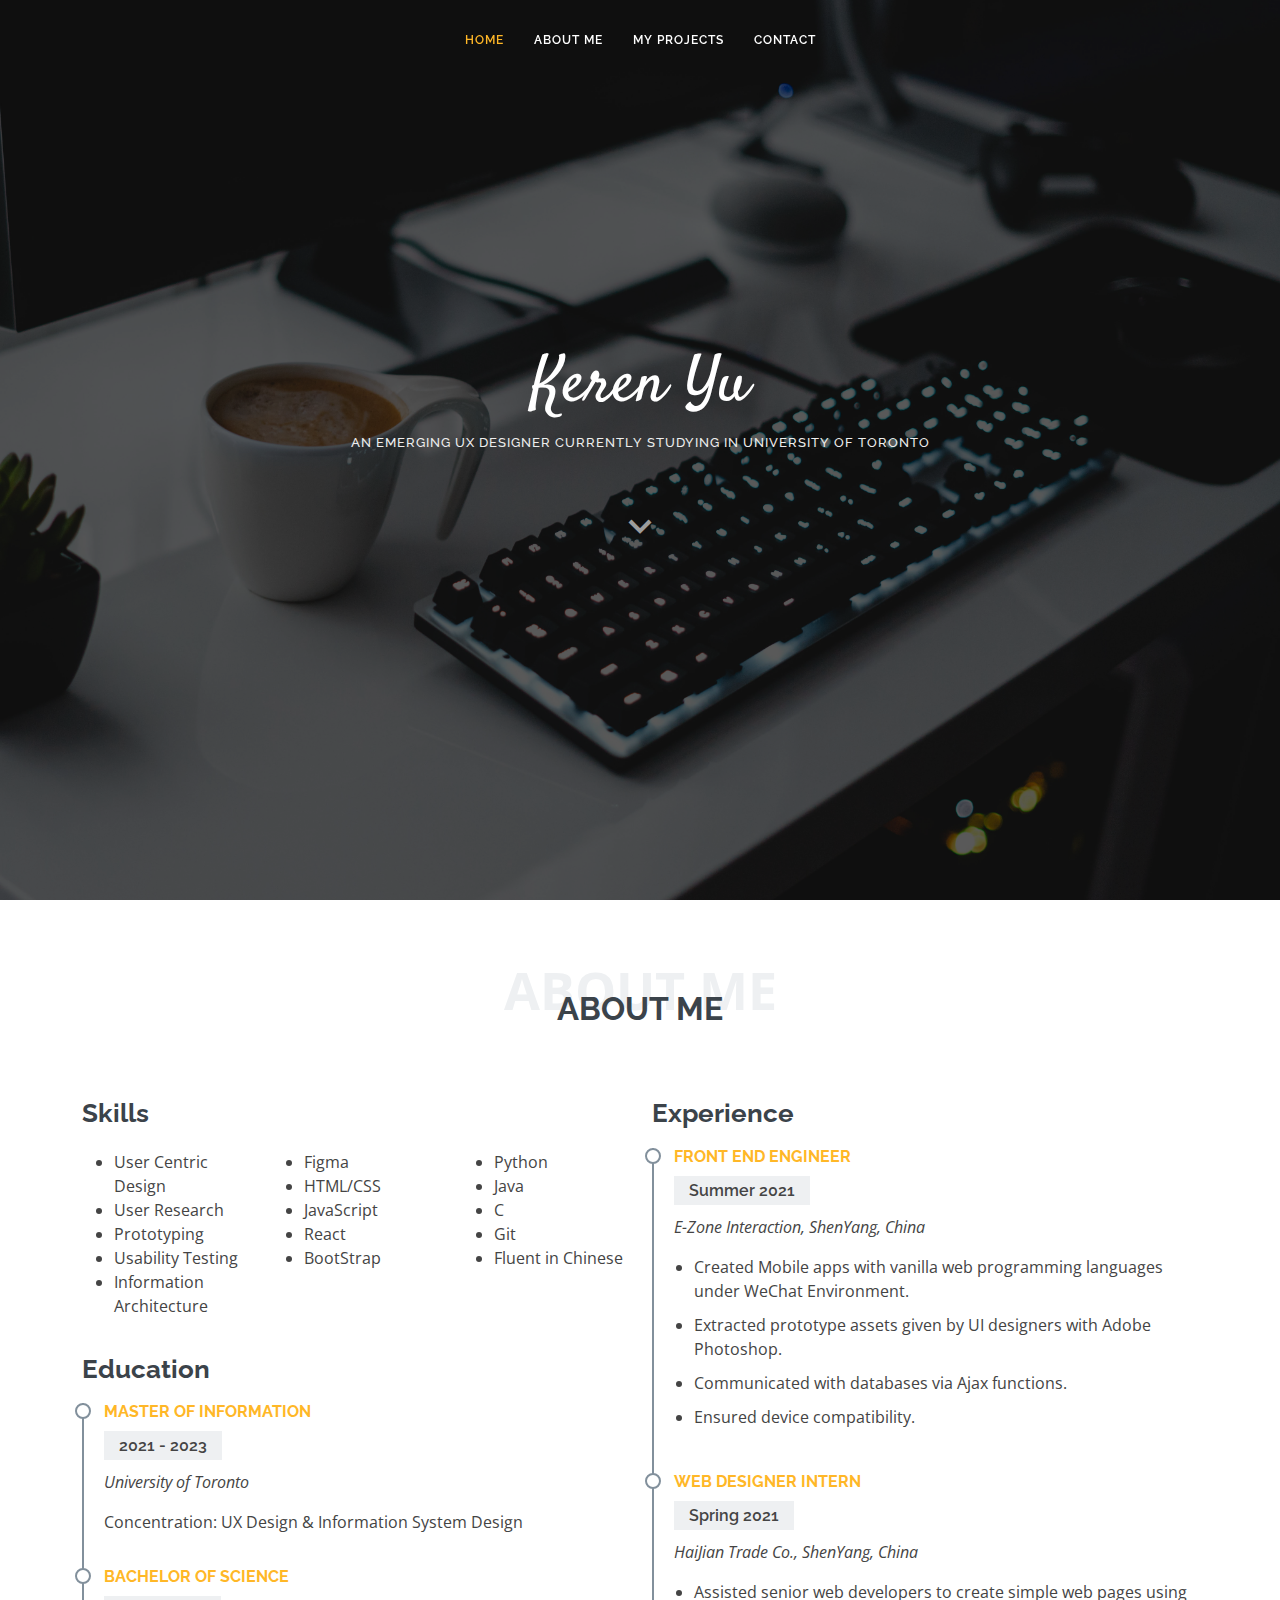
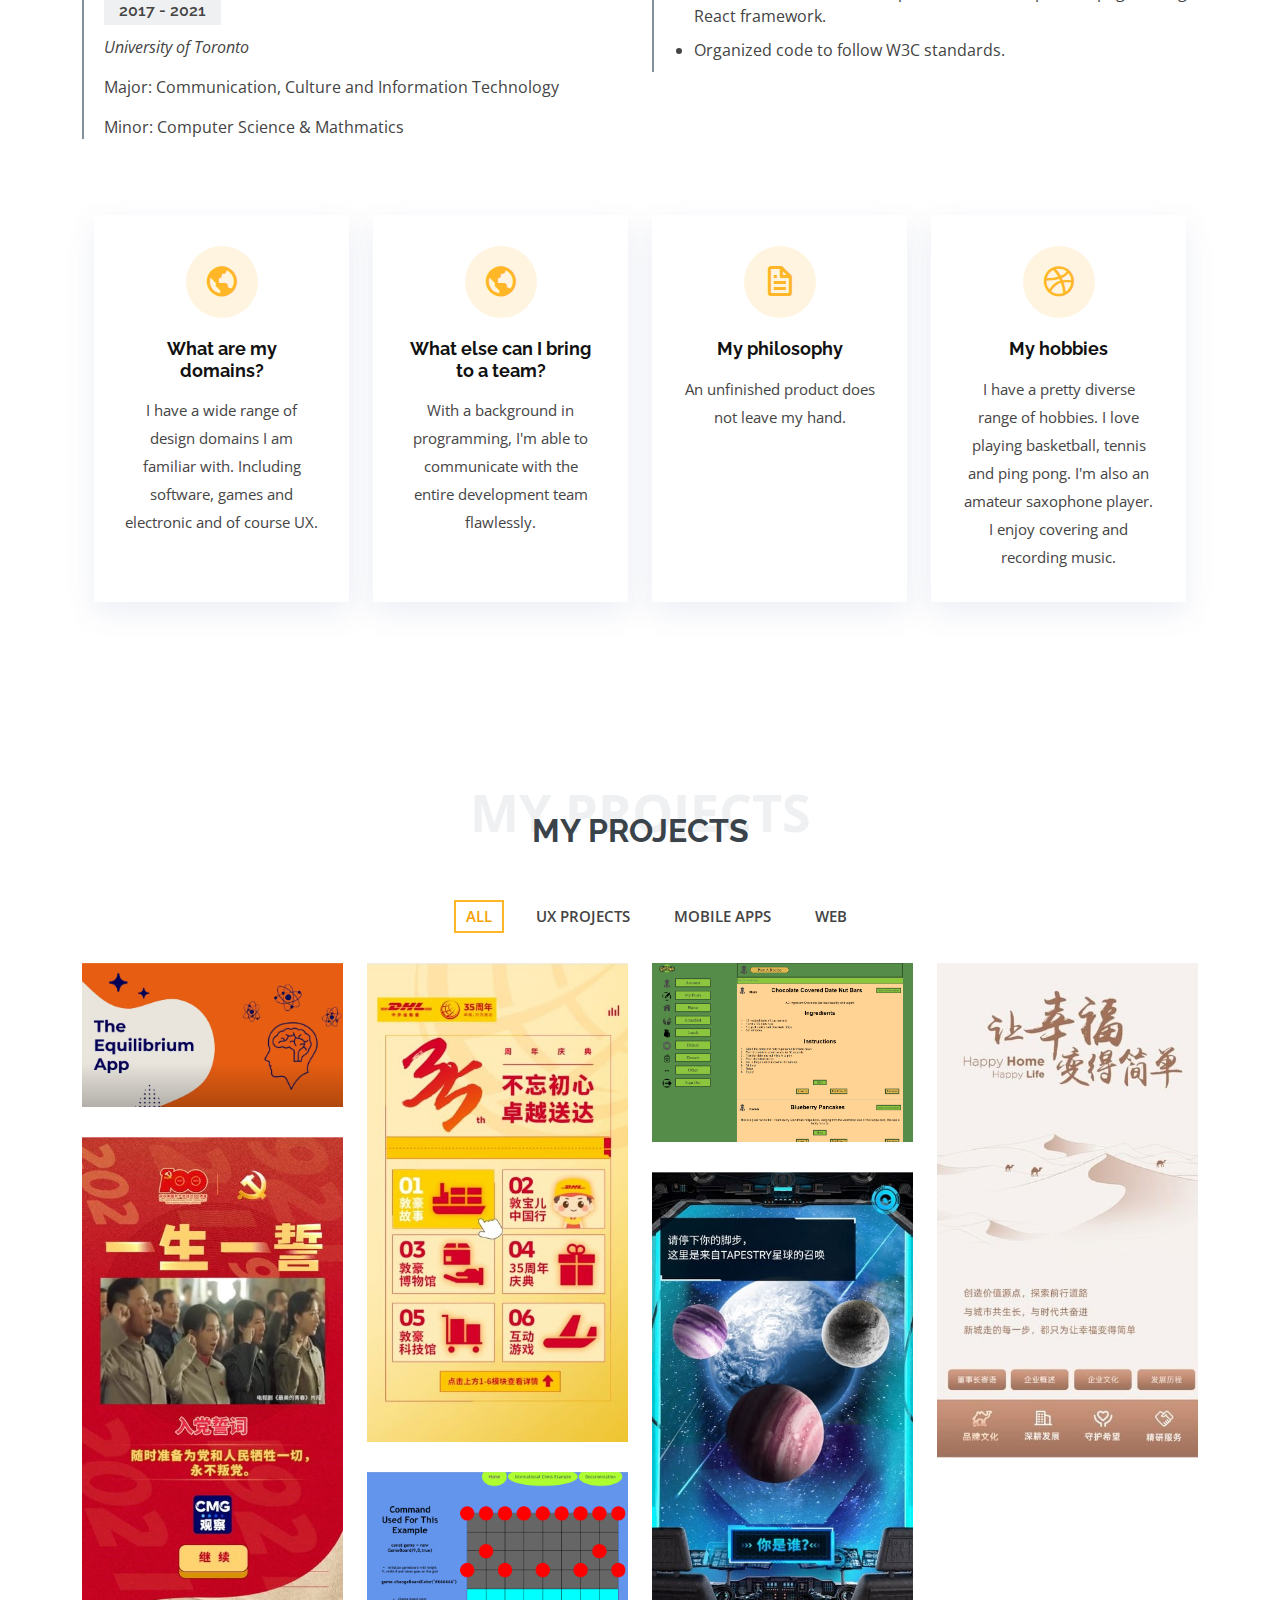
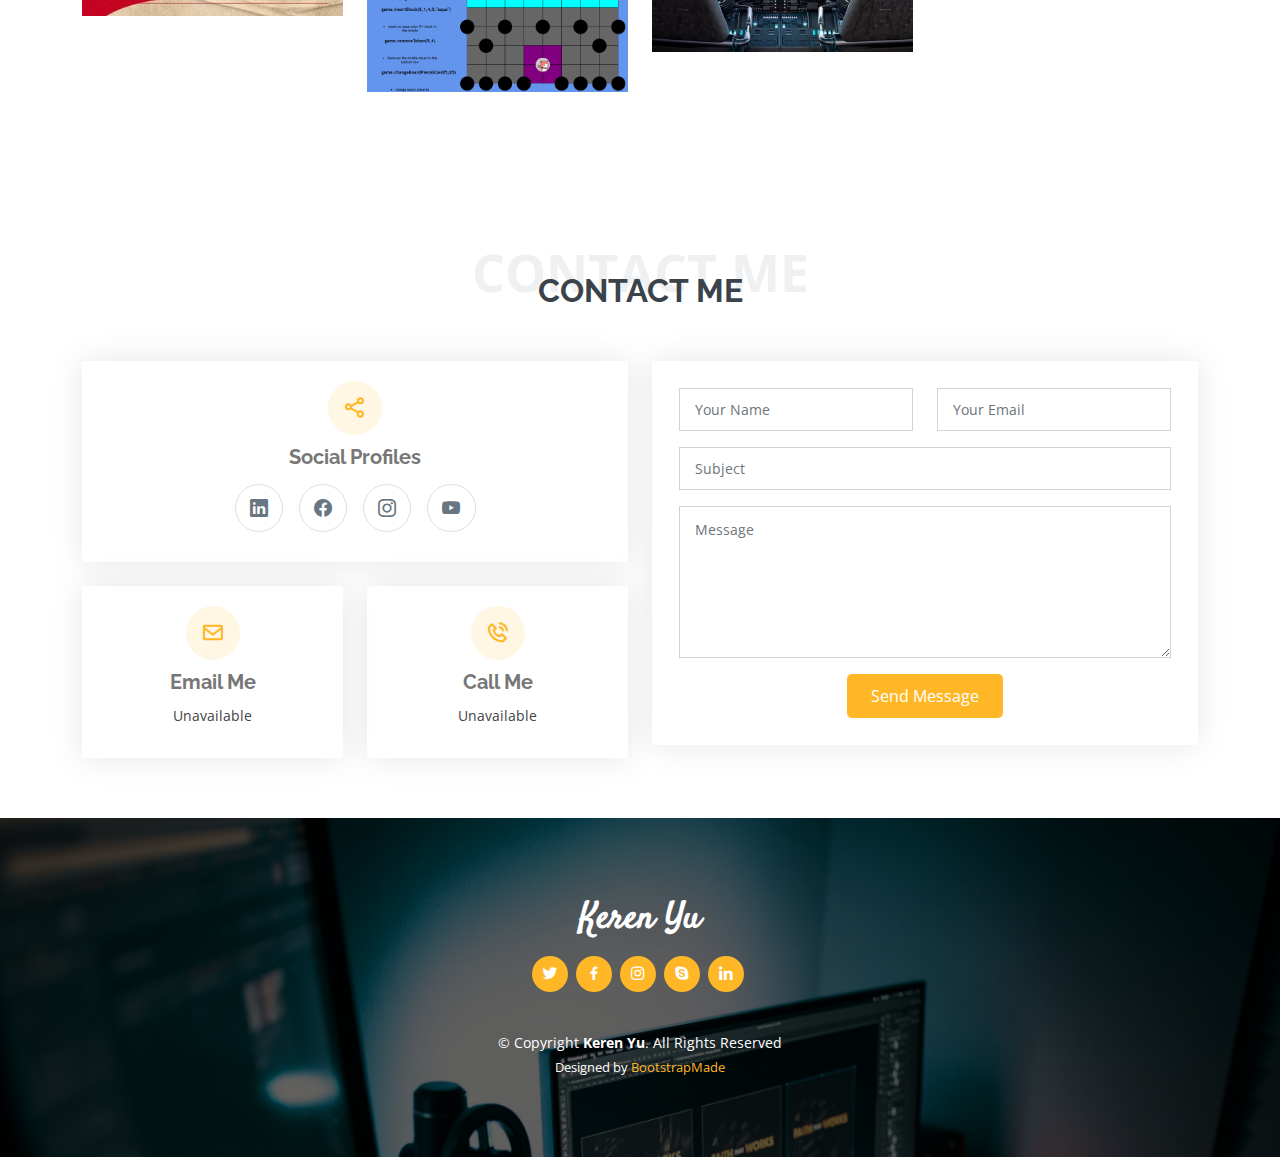
<file: index.html>
<!DOCTYPE html>
<html lang="en">

<head>
  <meta charset="utf-8">
  <meta content="width=device-width, initial-scale=1.0" name="viewport">

  <title>Keren Yu</title>
  <meta content="" name="description">
  <meta content="" name="keywords">

  <!-- Favicons -->
  <link href="assets/img/favicon.png" rel="icon">
  <link href="assets/img/apple-touch-icon.png" rel="apple-touch-icon">

  <!-- Animate.css -->
  <link
    rel="stylesheet"
    href="https://cdnjs.cloudflare.com/ajax/libs/animate.css/4.1.1/animate.min.css"
  />

  <!-- Google Fonts -->
  <link href="https://fonts.googleapis.com/css?family=Open+Sans:300,300i,400,400i,600,600i,700,700i|Raleway:300,300i,400,400i,500,500i,600,600i,700,700i|Satisfy" rel="stylesheet">

  <!-- Vendor CSS Files -->
  <link href="assets/vendor/bootstrap/css/bootstrap.min.css" rel="stylesheet">
  <link href="assets/vendor/bootstrap-icons/bootstrap-icons.css" rel="stylesheet">
  <link href="assets/vendor/boxicons/css/boxicons.min.css" rel="stylesheet">
  <link href="assets/vendor/glightbox/css/glightbox.min.css" rel="stylesheet">
  <link href="assets/vendor/swiper/swiper-bundle.min.css" rel="stylesheet">

  <!-- Template Main CSS File -->
  <link href="assets/css/style.css" rel="stylesheet">
  <link href="assets/css/custom.css" rel="stylesheet">

  <!-- =======================================================
  * Template Name: Laura - v4.6.0
  * Template URL: https://bootstrapmade.com/laura-free-creative-bootstrap-theme/
  * Author: BootstrapMade.com
  * License: https://bootstrapmade.com/license/
  ======================================================== -->
</head>

<body>

  <!-- ======= Header ======= -->
  <header id="header" class="fixed-top d-flex justify-content-center align-items-center header-transparent">

    <nav id="navbar" class="navbar">
      <ul>
        <li><a class="nav-link scrollto active" href="#hero">Home</a></li>
        <li><a class="nav-link scrollto" href="#resume">About Me</a></li>
        <li><a class="nav-link scrollto " href="#portfolio">My Projects</a></li>
        <li><a class="nav-link scrollto" href="#contact">Contact</a></li>
      </ul>
      <i class="bi bi-list mobile-nav-toggle"></i>
    </nav><!-- .navbar -->

  </header><!-- End Header -->

  <!-- ======= Hero Section ======= -->
  <section id="hero">
    <div class="hero-container">
      <h1>Keren Yu</h1>
      <h2>an emerging UX designer currently studying in University of Toronto</h2>
      <a href="#resume" class="btn-scroll scrollto" title="Scroll Down"><i class="bx bx-chevron-down"></i></a>
    </div>
  </section><!-- End Hero -->

  <main id="main">
    <!-- ======= My Resume Section ======= -->
    <section id="resume" class="resume">
      <div class="container">

        <div class="section-title">
          <span>About Me</span>
          <h2>About Me</h2>
        </div>

        <div class="row">
          <div class="col-lg-6">
            <h3 class="resume-title">Skills</h3>
            <div class="row">
              <div class="col-lg-4">
                  <ul>
                    <li>User Centric Design</li>
                    <li>User Research</li>
                    <li>Prototyping</li>
                    <li>Usability Testing</li>
                    <li>Information Architecture</li>
                  </ul>
              </div>

              <div class="col-lg-4">
                <ul>
                  <li>Figma</li>
                  <li>HTML/CSS</li>
                  <li>JavaScript</li>
                  <li>React</li>
                  <li>BootStrap</li>

                </ul>
              </div>

              <div class="col-lg-4">
                <ul>
                  <li>Python</li>
                  <li>Java</li>
                  <li>C</li>
                  <li>Git</li>
                  <li>Fluent in Chinese</li>
                </ul>
              </div>
            </div>
            <!-- <div class="resume-item pb-0">
    
              <p><em> <b>User Experience Designer</b>  – Proven knowledge in user-centric design and front-end development. Able to communicate effectively with subject matter experts on multidisciplinary teams. Extremely meticulous and passionate about creating the perfect product for users.  </em></p>
        
            </div> -->

            <h3 class="resume-title">Education</h3>
            <div class="resume-item">
              <h4>Master of Information</h4>
              <h5>2021 - 2023</h5>
              <p><em>University of Toronto</em></p>
              <p>Concentration: UX Design & Information System Design</p>
            </div>
            <div class="resume-item">
              <h4>Bachelor of Science</h4>
              <h5>2017 - 2021</h5>
              <p><em>University of Toronto</em></p>
              <p>Major: Communication, Culture and Information Technology</p>
              <p>Minor: Computer Science & Mathmatics</p>
            </div>
          </div>
          <div class="col-lg-6">
            <h3 class="resume-title">Experience</h3>
            <div class="resume-item">
              <h4>Front End Engineer </h4>
              <h5>Summer 2021</h5>
              <p><em>E-Zone Interaction, ShenYang, China</em></p>
              <p>
              <ul>
                <li>Created Mobile apps with vanilla web programming languages under WeChat Environment. </li>
                <li>Extracted prototype assets given by UI designers with Adobe Photoshop.</li>
                <li>Communicated with databases via Ajax functions. </li>
                <li>Ensured device compatibility. </li>
              </ul>
              </p>
            </div>
            <div class="resume-item">
              <h4>Web Designer Intern</h4>
              <h5>Spring 2021</h5>
              <p><em>HaiJian Trade Co., ShenYang, China</em></p>
              <p>
              <ul>
                <li>Assisted senior web developers to create simple web pages using React framework.</li>
                <li>Organized code to follow W3C standards.</li>
              </ul>
              </p>
            </div>
          </div>
        </div>
        <section id="services" class="services">
          <div class="container">
            <div class="row">
              
              <div class="col-md-6 col-lg-3 d-flex align-items-stretch mb-5 mb-lg-0">
                <div class="icon-box">
                  <div class="icon"><i class="bx bx-world"></i></div>
                  <h4 class="title"><a href="">What are my domains?</a></h4>
                  <p class="description">I have a wide range of design domains I am familiar with. Including software, games and electronic and of course UX. </p>
                </div>
              </div>

              <div class="col-md-6 col-lg-3 d-flex align-items-stretch mb-5 mb-lg-0">
                <div class="icon-box" id="card1">
                  <div class="icon"><i class="bx bx-world"></i></div>
                  <h4 class="title"><a href="">What else can I bring to a team?</a></h4>
                  <p class="description">With a background in programming, I'm able to communicate with the entire development team flawlessly.</p>
                </div>
              </div>
    
              <div class="col-md-6 col-lg-3 d-flex align-items-stretch mb-5 mb-lg-0">
                <div class="icon-box" id="card2">
                  <div class="icon"><i class="bx bx-file"></i></div>
                  <h4 class="title"><a href="">My philosophy </a></h4>
                  <p class="description">An unfinished product does not leave my hand. </p>
                </div>
              </div>


              <div class="col-md-6 col-lg-3 d-flex align-items-stretch mb-5 mb-lg-0">
                <div class="icon-box" id="card3">
                  <div class="icon"><i class="bx bxl-dribbble "></i></div>
                  <h4 class="title"><a href="">My hobbies</a></h4>
                  <p class="description">I have a pretty diverse range of hobbies. I love playing basketball, tennis and ping pong. I'm also an amateur saxophone player. 
                    I enjoy covering  and recording music.</p>
                </div>
              </div>
    
              
    
            </div>
    
          </div>
        </section><!-- End My Services Section -->
      </div>
    </section><!-- End My Resume Section -->

    <!-- ======= Testimonials Section ======= -->
    <!-- <section id="testimonials" class="testimonials">
      <div class="container position-relative">

              <div class="testimonial-item">
                <img src="assets/img/testimonials/testimonials-1.jpg" class="testimonial-img" alt="">
                <h3>Keren Yu</h3>
                <h4>UX Designer</h4>
                <p>
                  <i class="bx bxs-quote-alt-left quote-icon-left"></i>
                  Proven knowledge in user-centric design and front-end development. Able to communicate effectively with subject matter experts on multidisciplinary teams. Extremely meticulous and passionate about creating the perfect product for users.  
                  <i class="bx bxs-quote-alt-right quote-icon-right"></i>
                </p>
              </div>
            </div>
      </div>
    </section>End Testimonials Section -->
    <!-- ======= My Services Section ======= -->
    



    <!-- ======= My Portfolio Section ======= -->
    <section id="portfolio" class="portfolio">
      <div class="container">

        <div class="section-title">
          <span>My Projects</span>
          <h2>My Projects</h2>
        </div>

        <ul id="portfolio-flters" class="d-flex justify-content-center">
          <li data-filter="*" class="filter-active">All</li>
          <li data-filter=".filter-card">UX Projects</li>
          <li data-filter=".filter-app">Mobile Apps</li>
          <li data-filter=".filter-web">Web</li>
        </ul>

        <div class="row portfolio-container">
          <a href="./project-equilibrium.html">
          <div class="col-lg-3 col-md-4 portfolio-item filter-card">
            <div class="portfolio-img"><img src="assets/img/Projects/UX/EquilTitlePage.png" class="img-fluid" alt=""></div>
            <div class="portfolio-info">
              <h4>Project Equilibrium</h4>
              <p>UX Project</p>
              <a href="assets/img/portfolio/portfolio-7.jpg" data-gallery="portfolioGallery" class="portfolio-lightbox preview-link" title="Card 1"><i class="bx bx-plus"></i></a>
              <a href="portfolio-details.html" class="details-link" title="More Details"><i class="bx bx-link"></i></a>
            </div>
          </div>
        </a>
          <div class="col-lg-3 col-md-4 portfolio-item filter-app">
            <div class="portfolio-img"><img src="assets/img/Projects/Apps/DHL/DHL_Home.jpg" class="img-fluid" alt=""></div>
            <div class="portfolio-info">
              <h4>DHL 35th Anniversary</h4>
              <p>Mobile App</p>
              <a href="assets/img/portfolio/portfolio-1.jpg" data-gallery="portfolioGallery" class="portfolio-lightbox preview-link" title="App 1"><i class="bx bx-plus"></i></a>
              <a href="portfolio-details.html" class="details-link" title="More Details"><i class="bx bx-link"></i></a>
            </div>
          </div>
          
          <div class="col-lg-3 col-md-4 portfolio-item filter-web">
            <div class="portfolio-img"><img src="assets/img/Projects/Web/Foodies.png" class="img-fluid" alt=""></div>
            <div class="portfolio-info">
              <h4>Foodies</h4>
              <p>Web</p>
              <a href="assets/img/portfolio/portfolio-5.jpg" data-gallery="portfolioGallery" class="portfolio-lightbox preview-link" title="Web 2"><i class="bx bx-plus"></i></a>
              <a href="portfolio-details.html" class="details-link" title="More Details"><i class="bx bx-link"></i></a>
            </div>
          </div>

          

          <div class="col-lg-3 col-md-4 portfolio-item filter-app">
            <div class="portfolio-img"><img src="assets/img/Projects/Apps/XinCheng/XinCheng_Home.jpg" class="img-fluid" alt=""></div>
            <div class="portfolio-info">
              <h4>XinCheng ArtBook</h4>
              <p>Mobile App</p>
              <a href="assets/img/portfolio/portfolio-3.jpg" data-gallery="portfolioGallery" class="portfolio-lightbox preview-link" title="App 2"><i class="bx bx-plus"></i></a>
              <a href="portfolio-details.html" class="details-link" title="More Details"><i class="bx bx-link"></i></a>
            </div>
          </div>

          <div class="col-lg-3 col-md-4 portfolio-item filter-app">
            <div class="portfolio-img"><img src="assets/img/Projects/Apps/CCTV7/CCTV_Home.jpg" class="img-fluid" alt=""></div>
            <div class="portfolio-info">
              <h4>CCTV7 July 1st Event</h4>
              <p>Mobile App</p>
              <a href="assets/img/portfolio/portfolio-6.jpg" data-gallery="portfolioGallery" class="portfolio-lightbox preview-link" title="App 3"><i class="bx bx-plus"></i></a>
              <a href="portfolio-details.html" class="details-link" title="More Details"><i class="bx bx-link"></i></a>
            </div>
          </div>

          <div class="col-lg-3 col-md-4 portfolio-item filter-app">
            <div class="portfolio-img"><img src="assets/img/Projects/Apps/Tapestry/Tapestry.jpg" class="img-fluid" alt=""></div>
            <div class="portfolio-info">
              <h4>Tapestry Hiring Campaign</h4>
              <p>Mobile App</p>
              <a href="assets/img/portfolio/portfolio-6.jpg" data-gallery="portfolioGallery" class="portfolio-lightbox preview-link" title="App 3"><i class="bx bx-plus"></i></a>
              <a href="portfolio-details.html" class="details-link" title="More Details"><i class="bx bx-link"></i></a>
            </div>
          </div>

          <div class="col-lg-3 col-md-4 portfolio-item filter-web">
            <div class="portfolio-img"><img src="assets/img/Projects/Web/EasyBoard.png" class="img-fluid" alt=""></div>
            <div class="portfolio-info">
              <h4>EasyBoard</h4>
              <p>Web</p>
              <a href="assets/img/portfolio/portfolio-9.jpg" data-gallery="portfolioGallery" class="portfolio-lightbox preview-link" title="Web 3"><i class="bx bx-plus"></i></a>
              <a href="portfolio-details.html" class="details-link" title="More Details"><i class="bx bx-link"></i></a>
            </div>
          </div>

        </div>

      </div>
    </section><!-- End My Portfolio Section -->

    <!-- ======= Contact Me Section ======= -->
    <section id="contact" class="contact">
      <div class="container">

        <div class="section-title">
          <span>Contact Me</span>
          <h2>Contact Me</h2>
        </div>

        <div class="row">

          <div class="col-lg-6">

            <div class="row">
              <div class="col-md-12">
                <div class="info-box">
                  <i class="bx bx-share-alt"></i>
                  <h3>Social Profiles</h3>
                  <div class="social-links">
                    <a href="https://www.linkedin.com/in/keren-yu-6a4389223/" class="linkedin"><i class="bi bi-linkedin"></i></a>
                    <a href="#" class="facebook"><i class="bi bi-facebook"></i></a>
                    <a href="#" class="instagram"><i class="bi bi-instagram"></i></a>
                    <a href="#" class="google-plus"><i class="bi bi-youtube"></i></a>
                  </div>
                </div>
              </div>
              <div class="col-md-6">
                <div class="info-box mt-4">
                  <i class="bx bx-envelope"></i>
                  <h3>Email Me</h3>
                  <p>Unavailable</p>
                </div>
              </div>
              <div class="col-md-6">
                <div class="info-box mt-4">
                  <i class="bx bx-phone-call"></i>
                  <h3>Call Me</h3>
                  <p>Unavailable</p>
                </div>
              </div>
            </div>

          </div>

          <div class="col-lg-6">
            <form action="forms/contact.php" method="post" role="form" class="php-email-form">
              <div class="row">
                <div class="col-md-6 form-group">
                  <input type="text" name="name" class="form-control" id="name" placeholder="Your Name" required>
                </div>
                <div class="col-md-6 form-group mt-3 mt-md-0">
                  <input type="email" class="form-control" name="email" id="email" placeholder="Your Email" required>
                </div>
              </div>
              <div class="form-group mt-3">
                <input type="text" class="form-control" name="subject" id="subject" placeholder="Subject" required>
              </div>
              <div class="form-group mt-3">
                <textarea class="form-control" name="message" rows="6" placeholder="Message" required></textarea>
              </div>
              <div class="my-3">
                <div class="loading">Loading</div>
                <div class="error-message"></div>
                <div class="sent-message">Your message has been sent. Thank you!</div>
              </div>
              <div class="text-center"><button type="submit">Send Message</button></div>
            </form>
          </div>

        </div>

      </div>
    </section><!-- End Contact Me Section -->

  </main><!-- End #main -->

  <!-- ======= Footer ======= -->
  <footer id="footer">
    <div class="container">
      <h3>Keren Yu</h3>
      <div class="social-links">
        <a href="#" class="twitter"><i class="bx bxl-twitter"></i></a>
        <a href="#" class="facebook"><i class="bx bxl-facebook"></i></a>
        <a href="#" class="instagram"><i class="bx bxl-instagram"></i></a>
        <a href="#" class="google-plus"><i class="bx bxl-skype"></i></a>
        <a href="#" class="linkedin"><i class="bx bxl-linkedin"></i></a>
      </div>
      <div class="copyright">
        &copy; Copyright <strong><span>Keren Yu</span></strong>. All Rights Reserved
      </div>
      <div class="credits">
        <!-- All the links in the footer should remain intact. -->
        <!-- You can delete the links only if you purchased the pro version. -->
        <!-- Licensing information: https://bootstrapmade.com/license/ -->
        <!-- Purchase the pro version with working PHP/AJAX contact form: https://bootstrapmade.com/laura-free-creative-bootstrap-theme/ -->
        Designed by <a href="https://bootstrapmade.com/">BootstrapMade</a>
      </div>
    </div>
  </footer><!-- End Footer -->

  <a href="#" class="back-to-top d-flex align-items-center justify-content-center"><i class="bi bi-arrow-up-short"></i></a>

  <!-- Vendor JS Files -->
  <script src="assets/vendor/bootstrap/js/bootstrap.bundle.min.js"></script>
  <script src="assets/vendor/glightbox/js/glightbox.min.js"></script>
  <script src="assets/vendor/isotope-layout/isotope.pkgd.min.js"></script>
  <script src="assets/vendor/php-email-form/validate.js"></script>
  <script src="assets/vendor/purecounter/purecounter.js"></script>
  <script src="assets/vendor/swiper/swiper-bundle.min.js"></script>
  <script src="assets/vendor/waypoints/noframework.waypoints.js"></script>

  <!-- Template Main JS File -->
  <script src="assets/js/main.js"></script>

</body>

</html>
</file>
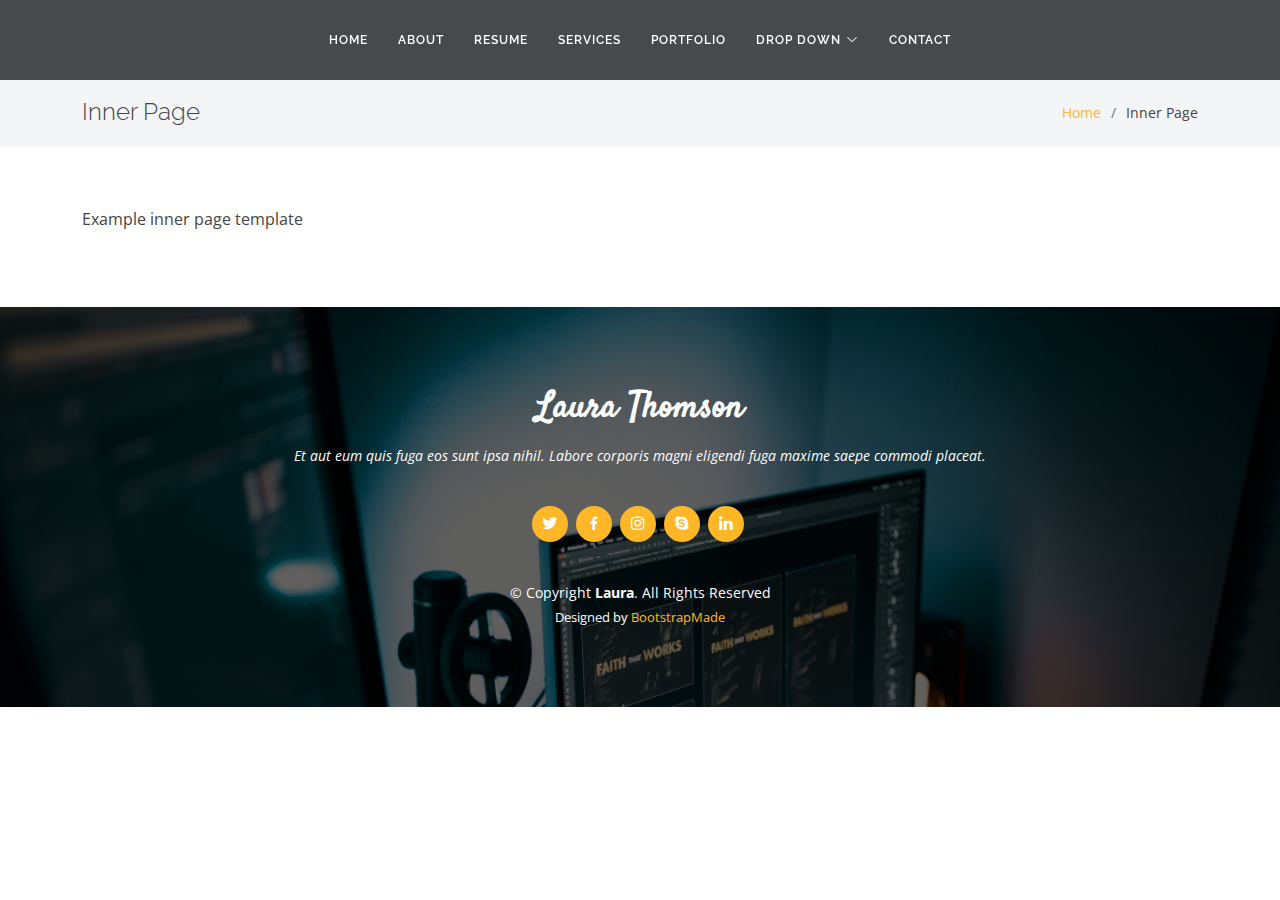
<file: inner-page.html>
<!DOCTYPE html>
<html lang="en">

<head>
  <meta charset="utf-8">
  <meta content="width=device-width, initial-scale=1.0" name="viewport">

  <title>Inner Page - Laura Bootstrap Template</title>
  <meta content="" name="description">
  <meta content="" name="keywords">

  <!-- Favicons -->
  <link href="assets/img/favicon.png" rel="icon">
  <link href="assets/img/apple-touch-icon.png" rel="apple-touch-icon">

  <!-- Google Fonts -->
  <link href="https://fonts.googleapis.com/css?family=Open+Sans:300,300i,400,400i,600,600i,700,700i|Raleway:300,300i,400,400i,500,500i,600,600i,700,700i|Satisfy" rel="stylesheet">

  <!-- Vendor CSS Files -->
  <link href="assets/vendor/bootstrap/css/bootstrap.min.css" rel="stylesheet">
  <link href="assets/vendor/bootstrap-icons/bootstrap-icons.css" rel="stylesheet">
  <link href="assets/vendor/boxicons/css/boxicons.min.css" rel="stylesheet">
  <link href="assets/vendor/glightbox/css/glightbox.min.css" rel="stylesheet">
  <link href="assets/vendor/swiper/swiper-bundle.min.css" rel="stylesheet">

  <!-- Template Main CSS File -->
  <link href="assets/css/style.css" rel="stylesheet">

  <!-- =======================================================
  * Template Name: Laura - v4.6.0
  * Template URL: https://bootstrapmade.com/laura-free-creative-bootstrap-theme/
  * Author: BootstrapMade.com
  * License: https://bootstrapmade.com/license/
  ======================================================== -->
</head>

<body>

  <!-- ======= Header ======= -->
  <header id="header" class="fixed-top d-flex justify-content-center align-items-center ">

    <nav id="navbar" class="navbar">
      <ul>
        <li><a class="nav-link scrollto " href="#hero">Home</a></li>
        <li><a class="nav-link scrollto" href="#about">About</a></li>
        <li><a class="nav-link scrollto" href="#resume">Resume</a></li>
        <li><a class="nav-link scrollto" href="#services">Services</a></li>
        <li><a class="nav-link scrollto " href="#portfolio">Portfolio</a></li>
        <li class="dropdown"><a href="#"><span>Drop Down</span> <i class="bi bi-chevron-down"></i></a>
          <ul>
            <li><a href="#">Drop Down 1</a></li>
            <li class="dropdown"><a href="#"><span>Deep Drop Down</span> <i class="bi bi-chevron-right"></i></a>
              <ul>
                <li><a href="#">Deep Drop Down 1</a></li>
                <li><a href="#">Deep Drop Down 2</a></li>
                <li><a href="#">Deep Drop Down 3</a></li>
                <li><a href="#">Deep Drop Down 4</a></li>
                <li><a href="#">Deep Drop Down 5</a></li>
              </ul>
            </li>
            <li><a href="#">Drop Down 2</a></li>
            <li><a href="#">Drop Down 3</a></li>
            <li><a href="#">Drop Down 4</a></li>
          </ul>
        </li>
        <li><a class="nav-link scrollto" href="#contact">Contact</a></li>
      </ul>
      <i class="bi bi-list mobile-nav-toggle"></i>
    </nav><!-- .navbar -->

  </header><!-- End Header -->

  <main id="main">

    <!-- ======= Breadcrumbs ======= -->
    <section class="breadcrumbs">
      <div class="container">

        <div class="d-flex justify-content-between align-items-center">
          <h2>Inner Page</h2>
          <ol>
            <li><a href="index.html">Home</a></li>
            <li>Inner Page</li>
          </ol>
        </div>

      </div>
    </section><!-- End Breadcrumbs -->

    <section class="inner-page">
      <div class="container">
        <p>
          Example inner page template
        </p>
      </div>
    </section>

  </main><!-- End #main -->

  <!-- ======= Footer ======= -->
  <footer id="footer">
    <div class="container">
      <h3>Laura Thomson</h3>
      <p>Et aut eum quis fuga eos sunt ipsa nihil. Labore corporis magni eligendi fuga maxime saepe commodi placeat.</p>
      <div class="social-links">
        <a href="#" class="twitter"><i class="bx bxl-twitter"></i></a>
        <a href="#" class="facebook"><i class="bx bxl-facebook"></i></a>
        <a href="#" class="instagram"><i class="bx bxl-instagram"></i></a>
        <a href="#" class="google-plus"><i class="bx bxl-skype"></i></a>
        <a href="#" class="linkedin"><i class="bx bxl-linkedin"></i></a>
      </div>
      <div class="copyright">
        &copy; Copyright <strong><span>Laura</span></strong>. All Rights Reserved
      </div>
      <div class="credits">
        <!-- All the links in the footer should remain intact. -->
        <!-- You can delete the links only if you purchased the pro version. -->
        <!-- Licensing information: https://bootstrapmade.com/license/ -->
        <!-- Purchase the pro version with working PHP/AJAX contact form: https://bootstrapmade.com/laura-free-creative-bootstrap-theme/ -->
        Designed by <a href="https://bootstrapmade.com/">BootstrapMade</a>
      </div>
    </div>
  </footer><!-- End Footer -->

  <a href="#" class="back-to-top d-flex align-items-center justify-content-center"><i class="bi bi-arrow-up-short"></i></a>

  <!-- Vendor JS Files -->
  <script src="assets/vendor/bootstrap/js/bootstrap.bundle.min.js"></script>
  <script src="assets/vendor/glightbox/js/glightbox.min.js"></script>
  <script src="assets/vendor/isotope-layout/isotope.pkgd.min.js"></script>
  <script src="assets/vendor/php-email-form/validate.js"></script>
  <script src="assets/vendor/purecounter/purecounter.js"></script>
  <script src="assets/vendor/swiper/swiper-bundle.min.js"></script>
  <script src="assets/vendor/waypoints/noframework.waypoints.js"></script>

  <!-- Template Main JS File -->
  <script src="assets/js/main.js"></script>

</body>

</html>
</file>
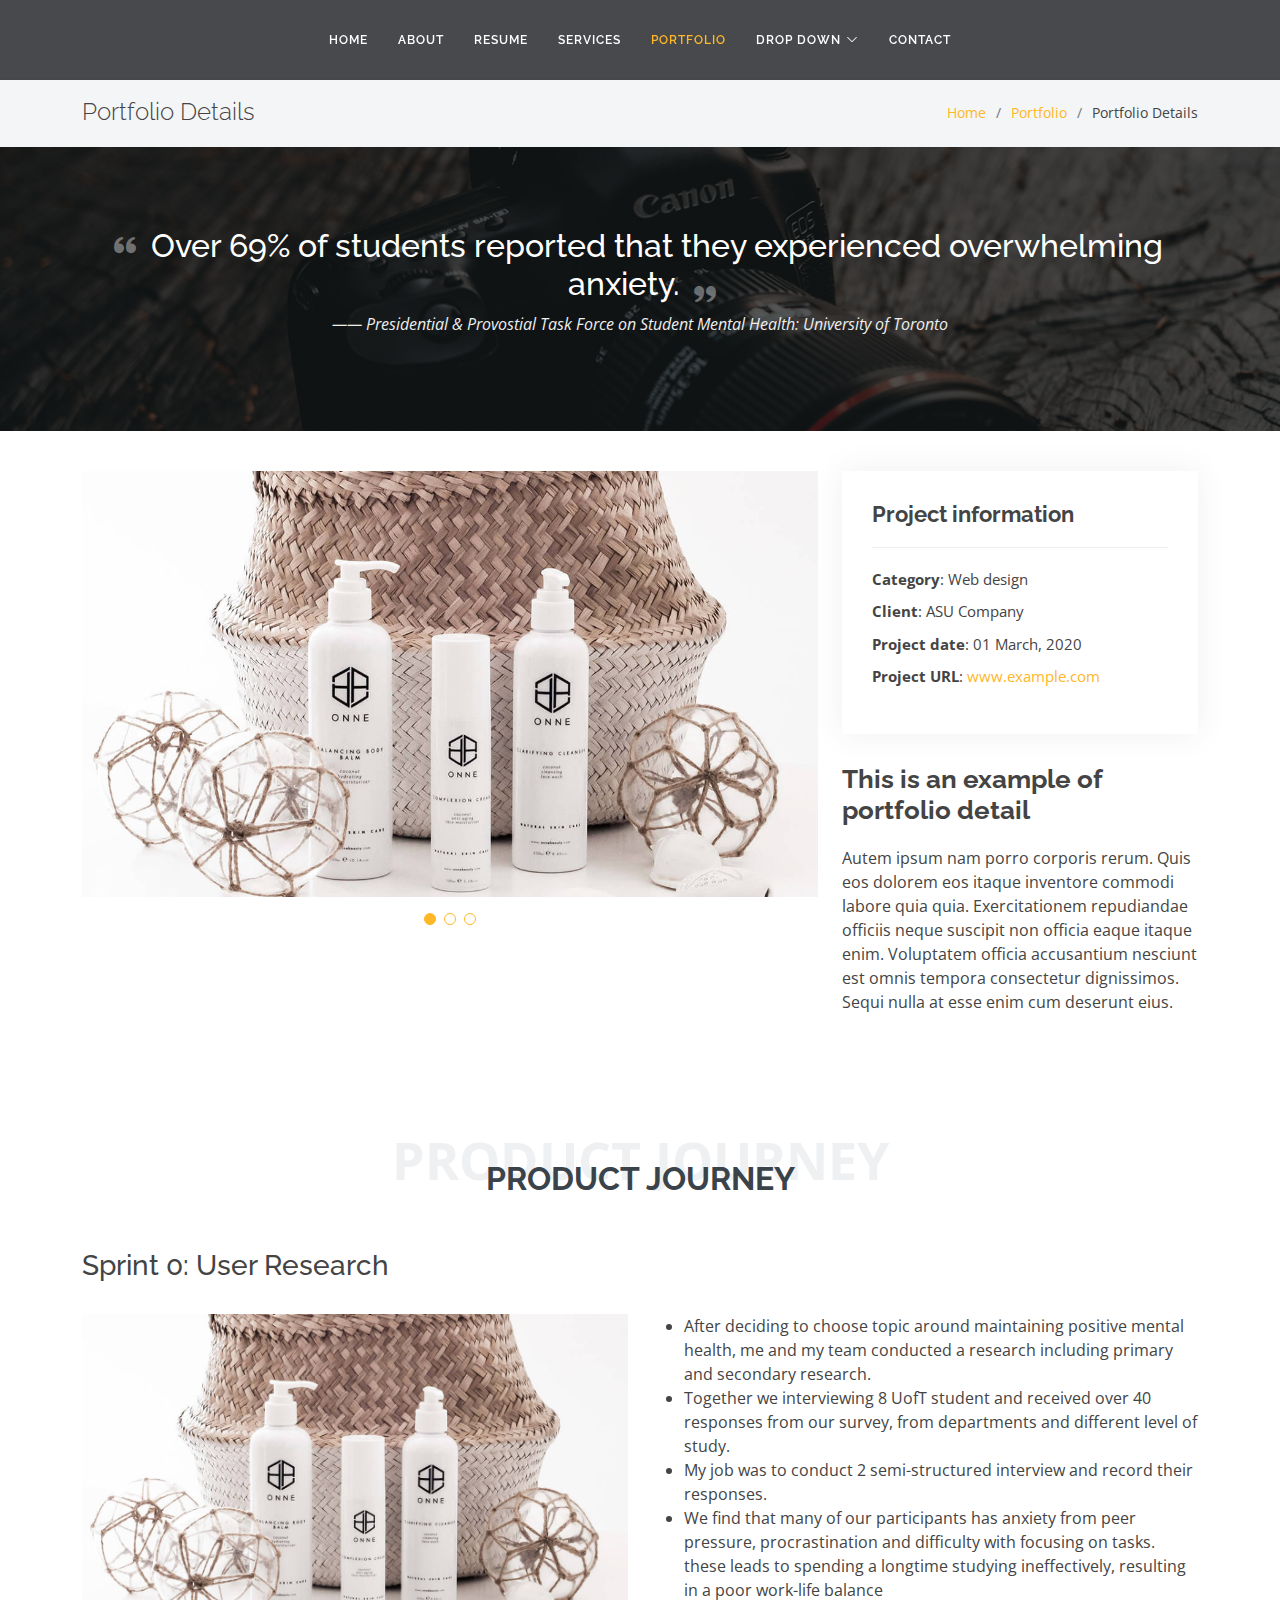
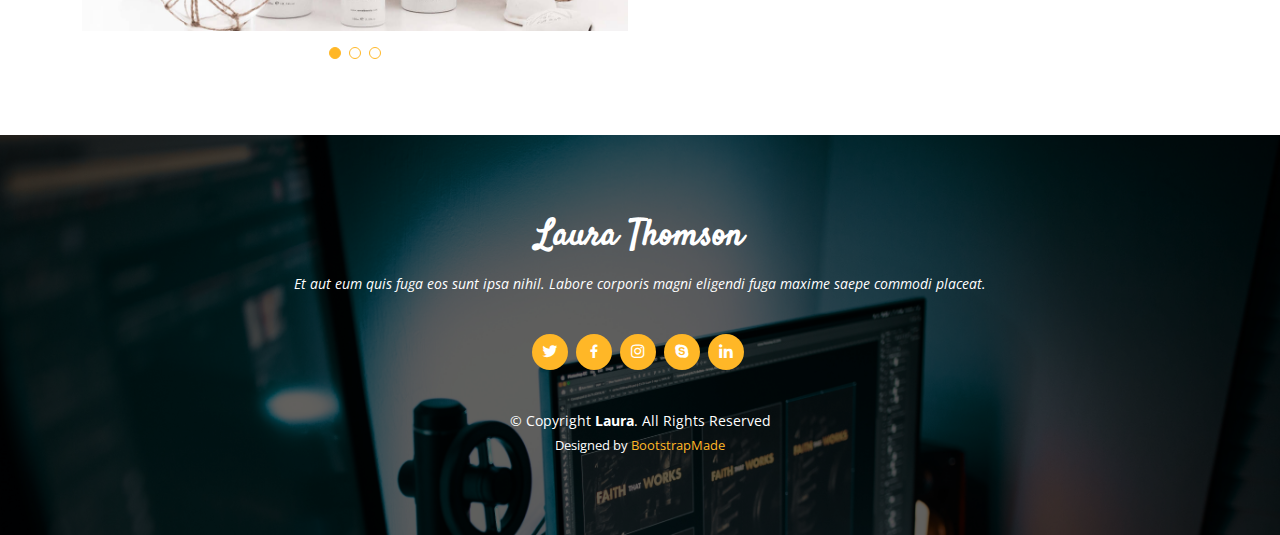
<file: portfolio-details.html>
<!DOCTYPE html>
<html lang="en">

<head>
  <meta charset="utf-8">
  <meta content="width=device-width, initial-scale=1.0" name="viewport">

  <title>Portfolio Details - Laura Bootstrap Template</title>
  <meta content="" name="description">
  <meta content="" name="keywords">

  <!-- Favicons -->
  <link href="assets/img/favicon.png" rel="icon">
  <link href="assets/img/apple-touch-icon.png" rel="apple-touch-icon">

  <!-- Google Fonts -->
  <link href="https://fonts.googleapis.com/css?family=Open+Sans:300,300i,400,400i,600,600i,700,700i|Raleway:300,300i,400,400i,500,500i,600,600i,700,700i|Satisfy" rel="stylesheet">

  <!-- Vendor CSS Files -->
  <link href="assets/vendor/bootstrap/css/bootstrap.min.css" rel="stylesheet">
  <link href="assets/vendor/bootstrap-icons/bootstrap-icons.css" rel="stylesheet">
  <link href="assets/vendor/boxicons/css/boxicons.min.css" rel="stylesheet">
  <link href="assets/vendor/glightbox/css/glightbox.min.css" rel="stylesheet">
  <link href="assets/vendor/swiper/swiper-bundle.min.css" rel="stylesheet">

  <!-- Template Main CSS File -->
  <link href="assets/css/style.css" rel="stylesheet">

  <!-- =======================================================
  * Template Name: Laura - v4.6.0
  * Template URL: https://bootstrapmade.com/laura-free-creative-bootstrap-theme/
  * Author: BootstrapMade.com
  * License: https://bootstrapmade.com/license/
  ======================================================== -->
</head>

<body>

  <!-- ======= Header ======= -->
  <header id="header" class="fixed-top d-flex justify-content-center align-items-center ">

    <nav id="navbar" class="navbar">
      <ul>
        <li><a class="nav-link scrollto " href="#hero">Home</a></li>
        <li><a class="nav-link scrollto" href="#about">About</a></li>
        <li><a class="nav-link scrollto" href="#resume">Resume</a></li>
        <li><a class="nav-link scrollto" href="#services">Services</a></li>
        <li><a class="nav-link scrollto active" href="#portfolio">Portfolio</a></li>
        <li class="dropdown"><a href="#"><span>Drop Down</span> <i class="bi bi-chevron-down"></i></a>
          <ul>
            <li><a href="#">Drop Down 1</a></li>
            <li class="dropdown"><a href="#"><span>Deep Drop Down</span> <i class="bi bi-chevron-right"></i></a>
              <ul>
                <li><a href="#">Deep Drop Down 1</a></li>
                <li><a href="#">Deep Drop Down 2</a></li>
                <li><a href="#">Deep Drop Down 3</a></li>
                <li><a href="#">Deep Drop Down 4</a></li>
                <li><a href="#">Deep Drop Down 5</a></li>
              </ul>
            </li>
            <li><a href="#">Drop Down 2</a></li>
            <li><a href="#">Drop Down 3</a></li>
            <li><a href="#">Drop Down 4</a></li>
          </ul>
        </li>
        <li><a class="nav-link scrollto" href="#contact">Contact</a></li>
      </ul>
      <i class="bi bi-list mobile-nav-toggle"></i>
    </nav><!-- .navbar -->

  </header><!-- End Header -->

  <main id="main">

    <!-- ======= Breadcrumbs Section ======= -->
    <section class="breadcrumbs">
      <div class="container">

        <div class="d-flex justify-content-between align-items-center">
          <h2>Portfolio Details</h2>
          <ol>
            <li><a href="index.html">Home</a></li>
            <li><a href="portfolio.html">Portfolio</a></li>
            <li>Portfolio Details</li>
          </ol>
        </div>

      </div>
    </section><!-- Breadcrumbs Section -->
    
    <section id="testimonials" class="testimonials">
      <div class="container position-relative">

             
              <div class="testimonial-item">
                <h2>
                  <i class="bx bxs-quote-alt-left quote-icon-left"></i>
                  Over 69% of students reported that they experienced overwhelming anxiety.
                  <i class="bx bxs-quote-alt-right quote-icon-right"></i>
                </h2>
                <p>—— Presidential & Provostial Task Force on Student Mental Health: University of Toronto</p>
              </div>
      
      </div>
  </section>

    <!-- ======= Portfolio Details Section ======= -->
    <section id="portfolio-details" class="portfolio-details">
      <div class="container">

        <div class="row gy-4">

          <div class="col-lg-8">
            <div class="portfolio-details-slider swiper">
              <div class="swiper-wrapper align-items-center">

                <div class="swiper-slide">
                  <img src="assets/img/portfolio/portfolio-details-1.jpg" alt="">
                </div>

                <div class="swiper-slide">
                  <img src="assets/img/portfolio/portfolio-details-2.jpg" alt="">
                </div>

                <div class="swiper-slide">
                  <img src="assets/img/portfolio/portfolio-details-3.jpg" alt="">
                </div>

              </div>
              <div class="swiper-pagination"></div>
            </div>
          </div>

          <div class="col-lg-4">
            <div class="portfolio-info">
              <h3>Project information</h3>
              <ul>
                <li><strong>Category</strong>: Web design</li>
                <li><strong>Client</strong>: ASU Company</li>
                <li><strong>Project date</strong>: 01 March, 2020</li>
                <li><strong>Project URL</strong>: <a href="#">www.example.com</a></li>
              </ul>
            </div>
            <div class="portfolio-description">
              <h2>This is an example of portfolio detail</h2>
              <p>
                Autem ipsum nam porro corporis rerum. Quis eos dolorem eos itaque inventore commodi labore quia quia. Exercitationem repudiandae officiis neque suscipit non officia eaque itaque enim. Voluptatem officia accusantium nesciunt est omnis tempora consectetur dignissimos. Sequi nulla at esse enim cum deserunt eius.
              </p>
            </div>
          </div>

        </div>

      </div>
    </section><!-- End Portfolio Details Section -->

  </main><!-- End #main -->

<!-- Sprint 0 -->
<section id="portfolio-details" class="portfolio-details">
  <div class="section-title">
    <span>Product Journey</span>
    <h2>Product Journey</h2>
  </div>

  <div class="container">
    <div class="row gy-4">
     
        <h3>Sprint 0: User Research</h3>
        <div class="col-lg-6 col-md-6 col-12">
          <div class="portfolio-details-slider swiper">
            <div class="swiper-wrapper align-items-center">

              <div class="swiper-slide">
                <img src="assets/img/portfolio/portfolio-details-1.jpg" alt="">
              </div>

              <div class="swiper-slide">
                <img src="assets/img/portfolio/portfolio-details-2.jpg" alt="">
              </div>

              <div class="swiper-slide">
                <img src="assets/img/portfolio/portfolio-details-3.jpg" alt="">
              </div>

            </div>
            <div class="swiper-pagination"></div>
          </div>
        </div>
        
        <div class="col-lg-6 col-md-6 col-12">

          <ul>
            <li>After deciding to choose topic around maintaining positive mental health, me and my team conducted a research including primary and secondary research.</li>
            <li>Together we interviewing 8 UofT student and received over 40 responses from our survey, from departments and different level of study.</li>
            <li>My job was to conduct 2 semi-structured interview and record their responses.</li>
            <li>We find that many of our participants has anxiety from peer pressure, procrastination and difficulty with focusing on tasks. these leads to spending a 
              longtime studying ineffectively, resulting in a poor work-life balance</li>
          </ul>
        </div>
      
      </div>
    </div>
</section>


  <!-- ======= Footer ======= -->
  <footer id="footer">
    <div class="container">
      <h3>Laura Thomson</h3>
      <p>Et aut eum quis fuga eos sunt ipsa nihil. Labore corporis magni eligendi fuga maxime saepe commodi placeat.</p>
      <div class="social-links">
        <a href="#" class="twitter"><i class="bx bxl-twitter"></i></a>
        <a href="#" class="facebook"><i class="bx bxl-facebook"></i></a>
        <a href="#" class="instagram"><i class="bx bxl-instagram"></i></a>
        <a href="#" class="google-plus"><i class="bx bxl-skype"></i></a>
        <a href="#" class="linkedin"><i class="bx bxl-linkedin"></i></a>
      </div>
      <div class="copyright">
        &copy; Copyright <strong><span>Laura</span></strong>. All Rights Reserved
      </div>
      <div class="credits">
        <!-- All the links in the footer should remain intact. -->
        <!-- You can delete the links only if you purchased the pro version. -->
        <!-- Licensing information: https://bootstrapmade.com/license/ -->
        <!-- Purchase the pro version with working PHP/AJAX contact form: https://bootstrapmade.com/laura-free-creative-bootstrap-theme/ -->
        Designed by <a href="https://bootstrapmade.com/">BootstrapMade</a>
      </div>
    </div>
  </footer><!-- End Footer -->

  <a href="#" class="back-to-top d-flex align-items-center justify-content-center"><i class="bi bi-arrow-up-short"></i></a>

  <!-- Vendor JS Files -->
  <script src="assets/vendor/bootstrap/js/bootstrap.bundle.min.js"></script>
  <script src="assets/vendor/glightbox/js/glightbox.min.js"></script>
  <script src="assets/vendor/isotope-layout/isotope.pkgd.min.js"></script>
  <script src="assets/vendor/php-email-form/validate.js"></script>
  <script src="assets/vendor/purecounter/purecounter.js"></script>
  <script src="assets/vendor/swiper/swiper-bundle.min.js"></script>
  <script src="assets/vendor/waypoints/noframework.waypoints.js"></script>

  <!-- Template Main JS File -->
  <script src="assets/js/main.js"></script>

</body>

</html>
</file>
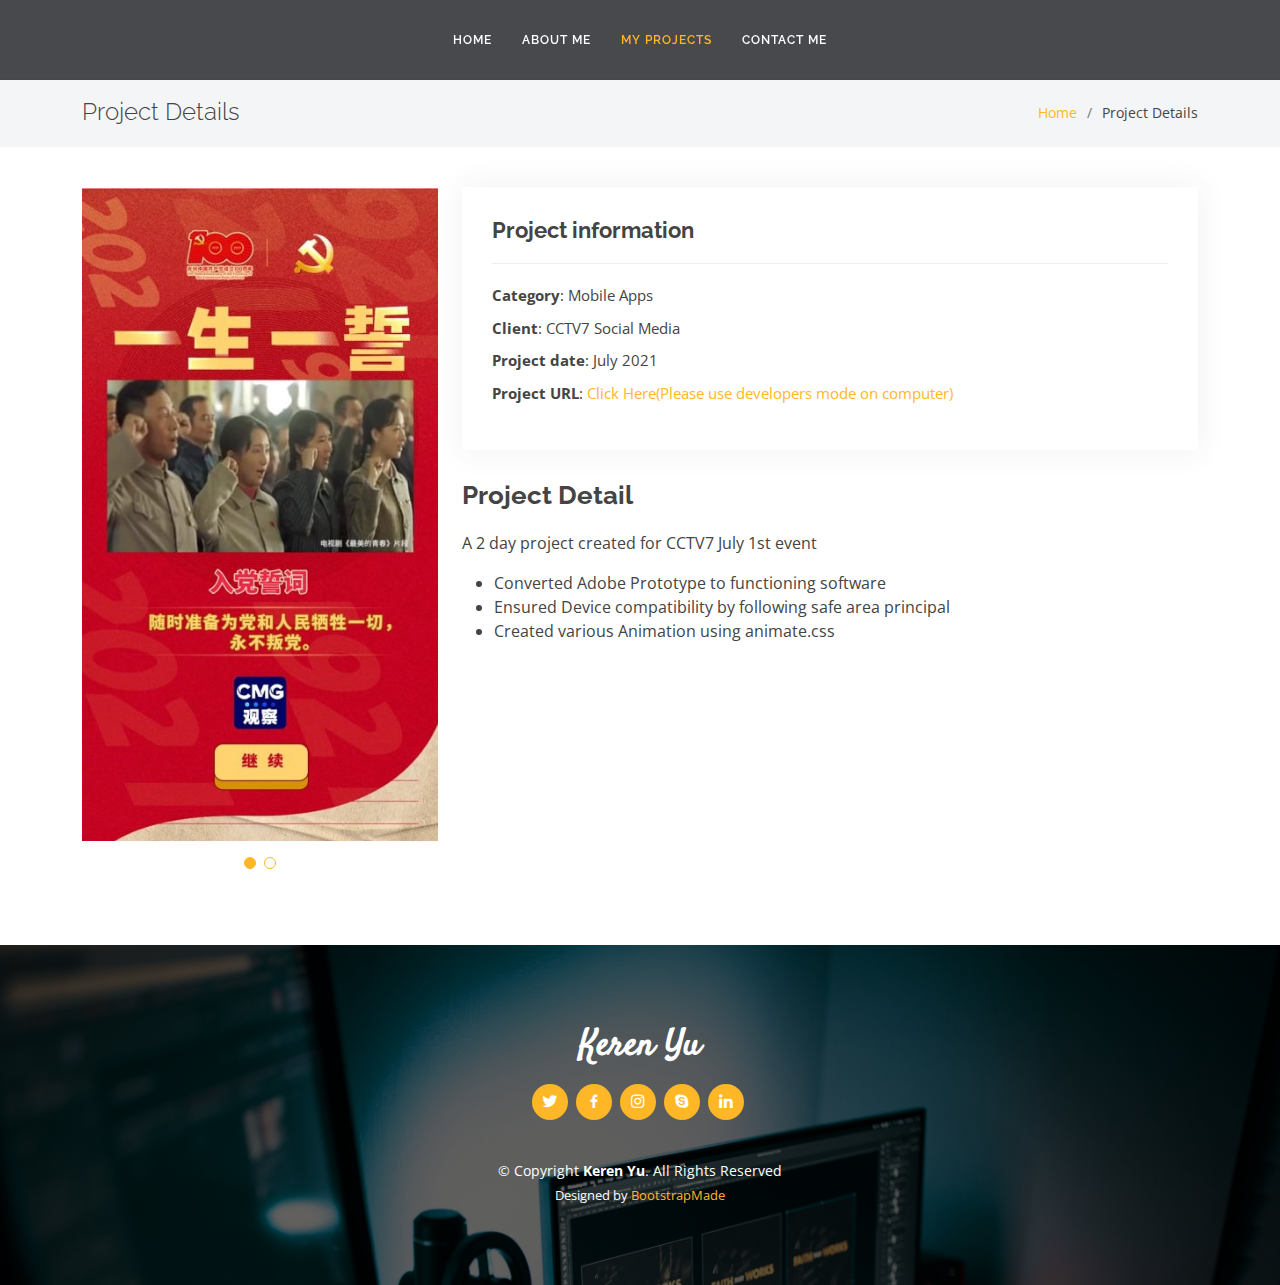
<file: project-CCTV7.html>
<!DOCTYPE html>
<html lang="en">

<head>
  <meta charset="utf-8">
  <meta content="width=device-width, initial-scale=1.0" name="viewport">

  <title>Portfolio Details - Laura Bootstrap Template</title>
  <meta content="" name="description">
  <meta content="" name="keywords">

  <!-- Favicons -->
  <link href="assets/img/favicon.png" rel="icon">
  <link href="assets/img/apple-touch-icon.png" rel="apple-touch-icon">

  <!-- Google Fonts -->
  <link href="https://fonts.googleapis.com/css?family=Open+Sans:300,300i,400,400i,600,600i,700,700i|Raleway:300,300i,400,400i,500,500i,600,600i,700,700i|Satisfy" rel="stylesheet">

  <!-- Vendor CSS Files -->
  <link href="assets/vendor/bootstrap/css/bootstrap.min.css" rel="stylesheet">
  <link href="assets/vendor/bootstrap-icons/bootstrap-icons.css" rel="stylesheet">
  <link href="assets/vendor/boxicons/css/boxicons.min.css" rel="stylesheet">
  <link href="assets/vendor/glightbox/css/glightbox.min.css" rel="stylesheet">
  <link href="assets/vendor/swiper/swiper-bundle.min.css" rel="stylesheet">

  <!-- Template Main CSS File -->
  <link href="assets/css/style.css" rel="stylesheet">

  <!-- =======================================================
  * Template Name: Laura - v4.6.0
  * Template URL: https://bootstrapmade.com/laura-free-creative-bootstrap-theme/
  * Author: BootstrapMade.com
  * License: https://bootstrapmade.com/license/
  ======================================================== -->
</head>

<body>

  <!-- ======= Header ======= -->
  <header id="header" class="fixed-top d-flex justify-content-center align-items-center ">

    <nav id="navbar" class="navbar">
      <ul>
        <li><a class="nav-link scrollto " href="./index.html">Home</a></li>
        <li><a class="nav-link scrollto" href="./index.html">About Me</a></li>
        <li><a class="nav-link scrollto active" href="./index.html">My Projects</a></li>
        <li><a class="nav-link scrollto" href="./index.html">Contact Me</a></li>
      </ul>
      <i class="bi bi-list mobile-nav-toggle"></i>
    </nav><!-- .navbar -->

  </header><!-- End Header -->

  <main id="main">

    <!-- ======= Breadcrumbs Section ======= -->
    <section class="breadcrumbs">
      <div class="container">

        <div class="d-flex justify-content-between align-items-center">
          <h2>Project Details</h2>
          <ol>
            <li><a href="./index.html">Home</a></li>
            <li>Project Details</li>
          </ol>
        </div>

      </div>
    </section><!-- Breadcrumbs Section -->
    
    

    <!-- ======= Portfolio Details Section ======= -->
    <section id="portfolio-details" class="portfolio-details">
      <div class="container">
        <div class="row gy-4">
        <div class="col-lg-4">
          <div class="portfolio-details-slider swiper">
            <div class="swiper-wrapper align-items-center">

              <div class="swiper-slide">
                <img src="assets/img/Projects/Apps/CCTV7/CCTV_Home.jpg" alt="">
              </div>

              <div class="swiper-slide">
                <img src="assets/img/Projects/Apps/CCTV7/CCTV_Share.jpg" alt="">
              </div>

              

            </div>
            <div class="swiper-pagination"></div>
          </div>
        </div>

          <div class="col-lg-8">
            <div class="portfolio-info">
              <h3>Project information</h3>
              <ul>
                <li><strong>Category</strong>: Mobile Apps</li>
                <li><strong>Client</strong>: CCTV7 Social Media</li>
                <li><strong>Project date</strong>: July 2021</li>
                <li><strong>Project URL</strong>: <a href="http://h5base.easy-h5.cn/YKR/DangJian/index.html" target="_blank">Click Here(Please use developers mode on computer) </a></li>
              </ul>
            </div>
            <div class="portfolio-description">
              <h2>Project Detail</h2>
              <p>
                  A 2 day project created for CCTV7 July 1st event
                  <ul>
                    <li>Converted Adobe Prototype to functioning software </li>
                    <li>Ensured Device compatibility by following safe area principal</li>
                    <li>Created various Animation using animate.css</li>
                  </ul>
              </p>
            </div>
          </div>

        </div>

      </div>
    </section><!-- End Portfolio Details Section -->

  </main><!-- End #main -->


  <!-- ======= Footer ======= -->
  <footer id="footer">
    <div class="container">
      <h3>Keren Yu</h3>
      <div class="social-links">
        <a href="#" class="twitter"><i class="bx bxl-twitter"></i></a>
        <a href="#" class="facebook"><i class="bx bxl-facebook"></i></a>
        <a href="#" class="instagram"><i class="bx bxl-instagram"></i></a>
        <a href="#" class="google-plus"><i class="bx bxl-skype"></i></a>
        <a href="#" class="linkedin"><i class="bx bxl-linkedin"></i></a>
      </div>
      <div class="copyright">
        &copy; Copyright <strong><span>Keren Yu</span></strong>. All Rights Reserved
      </div>
      <div class="credits">
        <!-- All the links in the footer should remain intact. -->
        <!-- You can delete the links only if you purchased the pro version. -->
        <!-- Licensing information: https://bootstrapmade.com/license/ -->
        <!-- Purchase the pro version with working PHP/AJAX contact form: https://bootstrapmade.com/laura-free-creative-bootstrap-theme/ -->
        Designed by <a href="https://bootstrapmade.com/">BootstrapMade</a>
      </div>
    </div>
  </footer><!-- End Footer -->

  <a href="#" class="back-to-top d-flex align-items-center justify-content-center"><i class="bi bi-arrow-up-short"></i></a>

  <!-- Vendor JS Files -->
  <script src="assets/vendor/bootstrap/js/bootstrap.bundle.min.js"></script>
  <script src="assets/vendor/glightbox/js/glightbox.min.js"></script>
  <script src="assets/vendor/isotope-layout/isotope.pkgd.min.js"></script>
  <script src="assets/vendor/php-email-form/validate.js"></script>
  <script src="assets/vendor/purecounter/purecounter.js"></script>
  <script src="assets/vendor/swiper/swiper-bundle.min.js"></script>
  <script src="assets/vendor/waypoints/noframework.waypoints.js"></script>

  <!-- Template Main JS File -->
  <script src="assets/js/main.js"></script>

</body>

</html>
</file>
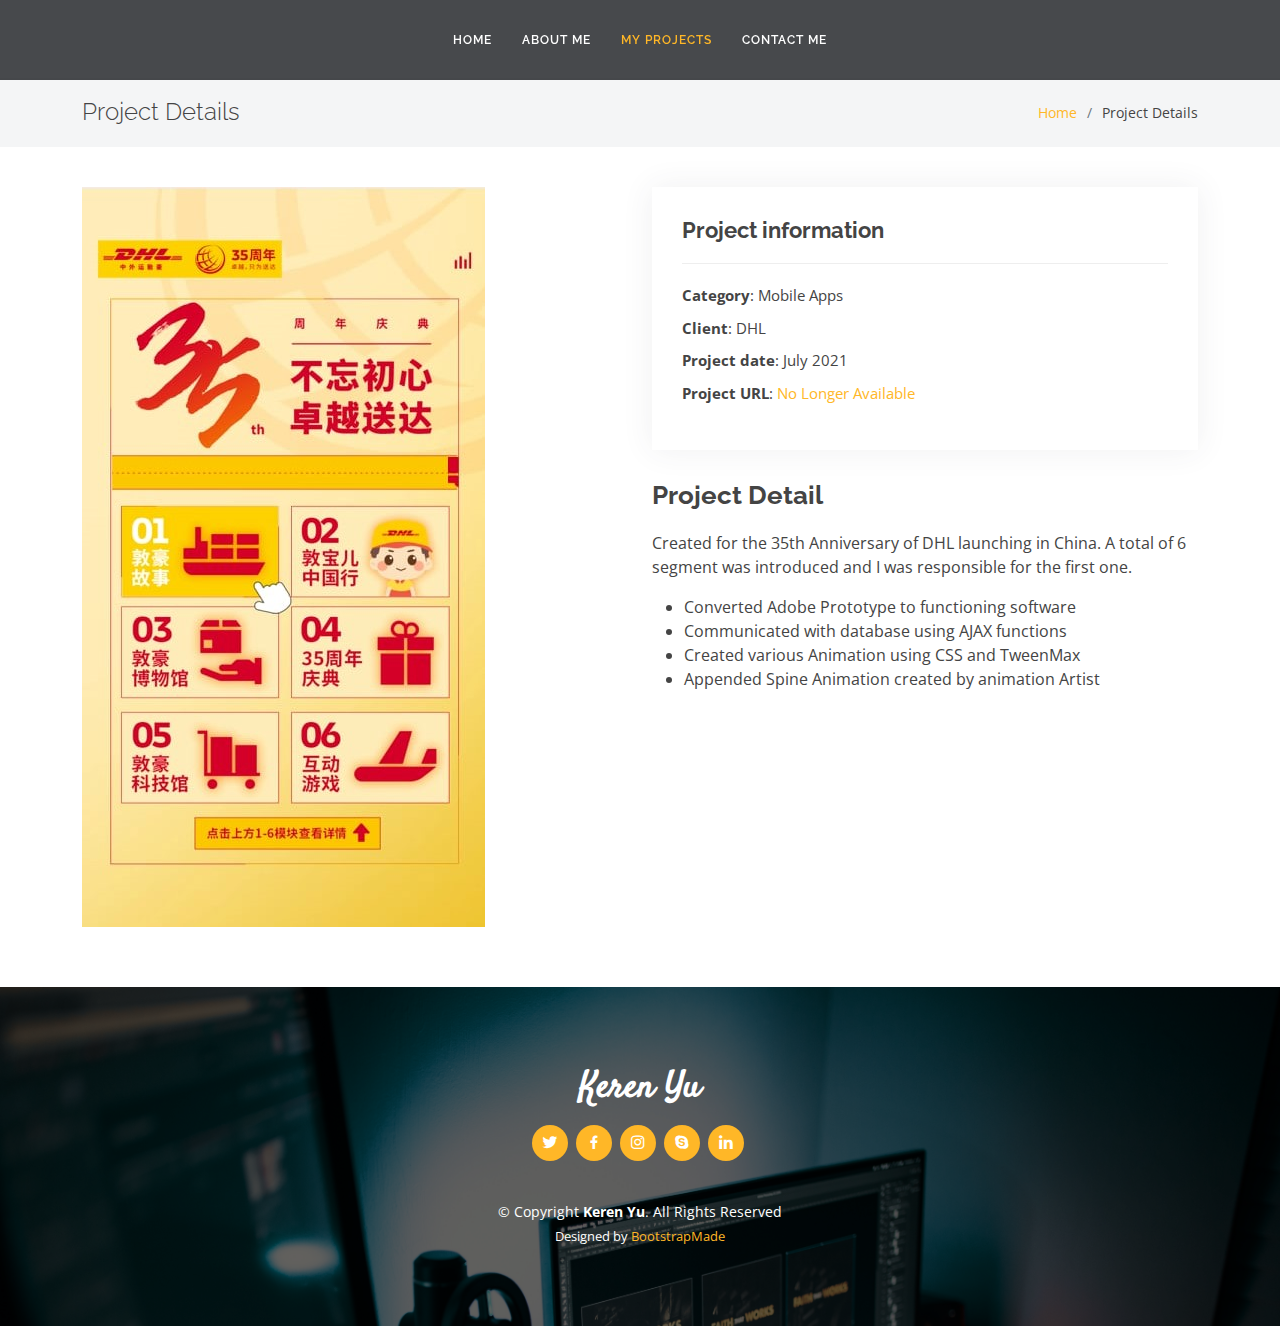
<file: project-DHL.html>
<!DOCTYPE html>
<html lang="en">

<head>
  <meta charset="utf-8">
  <meta content="width=device-width, initial-scale=1.0" name="viewport">

  <title>Portfolio Details - Laura Bootstrap Template</title>
  <meta content="" name="description">
  <meta content="" name="keywords">

  <!-- Favicons -->
  <link href="assets/img/favicon.png" rel="icon">
  <link href="assets/img/apple-touch-icon.png" rel="apple-touch-icon">

  <!-- Google Fonts -->
  <link href="https://fonts.googleapis.com/css?family=Open+Sans:300,300i,400,400i,600,600i,700,700i|Raleway:300,300i,400,400i,500,500i,600,600i,700,700i|Satisfy" rel="stylesheet">

  <!-- Vendor CSS Files -->
  <link href="assets/vendor/bootstrap/css/bootstrap.min.css" rel="stylesheet">
  <link href="assets/vendor/bootstrap-icons/bootstrap-icons.css" rel="stylesheet">
  <link href="assets/vendor/boxicons/css/boxicons.min.css" rel="stylesheet">
  <link href="assets/vendor/glightbox/css/glightbox.min.css" rel="stylesheet">
  <link href="assets/vendor/swiper/swiper-bundle.min.css" rel="stylesheet">

  <!-- Template Main CSS File -->
  <link href="assets/css/style.css" rel="stylesheet">

  <!-- =======================================================
  * Template Name: Laura - v4.6.0
  * Template URL: https://bootstrapmade.com/laura-free-creative-bootstrap-theme/
  * Author: BootstrapMade.com
  * License: https://bootstrapmade.com/license/
  ======================================================== -->
</head>

<body>

  <!-- ======= Header ======= -->
  <header id="header" class="fixed-top d-flex justify-content-center align-items-center ">

    <nav id="navbar" class="navbar">
      <ul>
        <li><a class="nav-link scrollto " href="./index.html">Home</a></li>
        <li><a class="nav-link scrollto" href="./index.html">About Me</a></li>
        <li><a class="nav-link scrollto active" href="./index.html">My Projects</a></li>
        <li><a class="nav-link scrollto" href="./index.html">Contact Me</a></li>
      </ul>
      <i class="bi bi-list mobile-nav-toggle"></i>
    </nav><!-- .navbar -->

  </header><!-- End Header -->

  <main id="main">

    <!-- ======= Breadcrumbs Section ======= -->
    <section class="breadcrumbs">
      <div class="container">

        <div class="d-flex justify-content-between align-items-center">
          <h2>Project Details</h2>
          <ol>
            <li><a href="./index.html">Home</a></li>
            <li>Project Details</li>
          </ol>
        </div>

      </div>
    </section><!-- Breadcrumbs Section -->
    
    

    <!-- ======= Portfolio Details Section ======= -->
    <section id="portfolio-details" class="portfolio-details">
      <div class="container">

        <div class="row gy-4">

          <div class="col-lg-6">

                <div class="swiper-slide">
                  <img src="assets/img/Projects/Apps/DHL/DHL_Home.jpg" alt="">
                </div>

          </div>

          <div class="col-lg-6">
            <div class="portfolio-info">
              <h3>Project information</h3>
              <ul>
                <li><strong>Category</strong>: Mobile Apps</li>
                <li><strong>Client</strong>: DHL</li>
                <li><strong>Project date</strong>: July 2021</li>
                <li><strong>Project URL</strong>: <a href="#">No Longer Available </a></li>
              </ul>
            </div>
            <div class="portfolio-description">
              <h2>Project Detail</h2>
              <p>
                  Created for the 35th Anniversary of DHL launching in China. A total of 6 segment was introduced and I was responsible for the first one.
                  <ul>
                    <li>Converted Adobe Prototype to functioning software </li>
                    <li>Communicated with database using AJAX functions</li>
                    <li>Created various Animation using CSS and TweenMax</li>
                    <li>Appended Spine Animation created by animation Artist</li>
                  </ul>
              </p>
            </div>
          </div>

        </div>

      </div>
    </section><!-- End Portfolio Details Section -->

  </main><!-- End #main -->


  <!-- ======= Footer ======= -->
  <footer id="footer">
    <div class="container">
      <h3>Keren Yu</h3>
      <div class="social-links">
        <a href="#" class="twitter"><i class="bx bxl-twitter"></i></a>
        <a href="#" class="facebook"><i class="bx bxl-facebook"></i></a>
        <a href="#" class="instagram"><i class="bx bxl-instagram"></i></a>
        <a href="#" class="google-plus"><i class="bx bxl-skype"></i></a>
        <a href="#" class="linkedin"><i class="bx bxl-linkedin"></i></a>
      </div>
      <div class="copyright">
        &copy; Copyright <strong><span>Keren Yu</span></strong>. All Rights Reserved
      </div>
      <div class="credits">
        <!-- All the links in the footer should remain intact. -->
        <!-- You can delete the links only if you purchased the pro version. -->
        <!-- Licensing information: https://bootstrapmade.com/license/ -->
        <!-- Purchase the pro version with working PHP/AJAX contact form: https://bootstrapmade.com/laura-free-creative-bootstrap-theme/ -->
        Designed by <a href="https://bootstrapmade.com/">BootstrapMade</a>
      </div>
    </div>
  </footer><!-- End Footer -->

  <a href="#" class="back-to-top d-flex align-items-center justify-content-center"><i class="bi bi-arrow-up-short"></i></a>

  <!-- Vendor JS Files -->
  <script src="assets/vendor/bootstrap/js/bootstrap.bundle.min.js"></script>
  <script src="assets/vendor/glightbox/js/glightbox.min.js"></script>
  <script src="assets/vendor/isotope-layout/isotope.pkgd.min.js"></script>
  <script src="assets/vendor/php-email-form/validate.js"></script>
  <script src="assets/vendor/purecounter/purecounter.js"></script>
  <script src="assets/vendor/swiper/swiper-bundle.min.js"></script>
  <script src="assets/vendor/waypoints/noframework.waypoints.js"></script>

  <!-- Template Main JS File -->
  <script src="assets/js/main.js"></script>

</body>

</html>
</file>
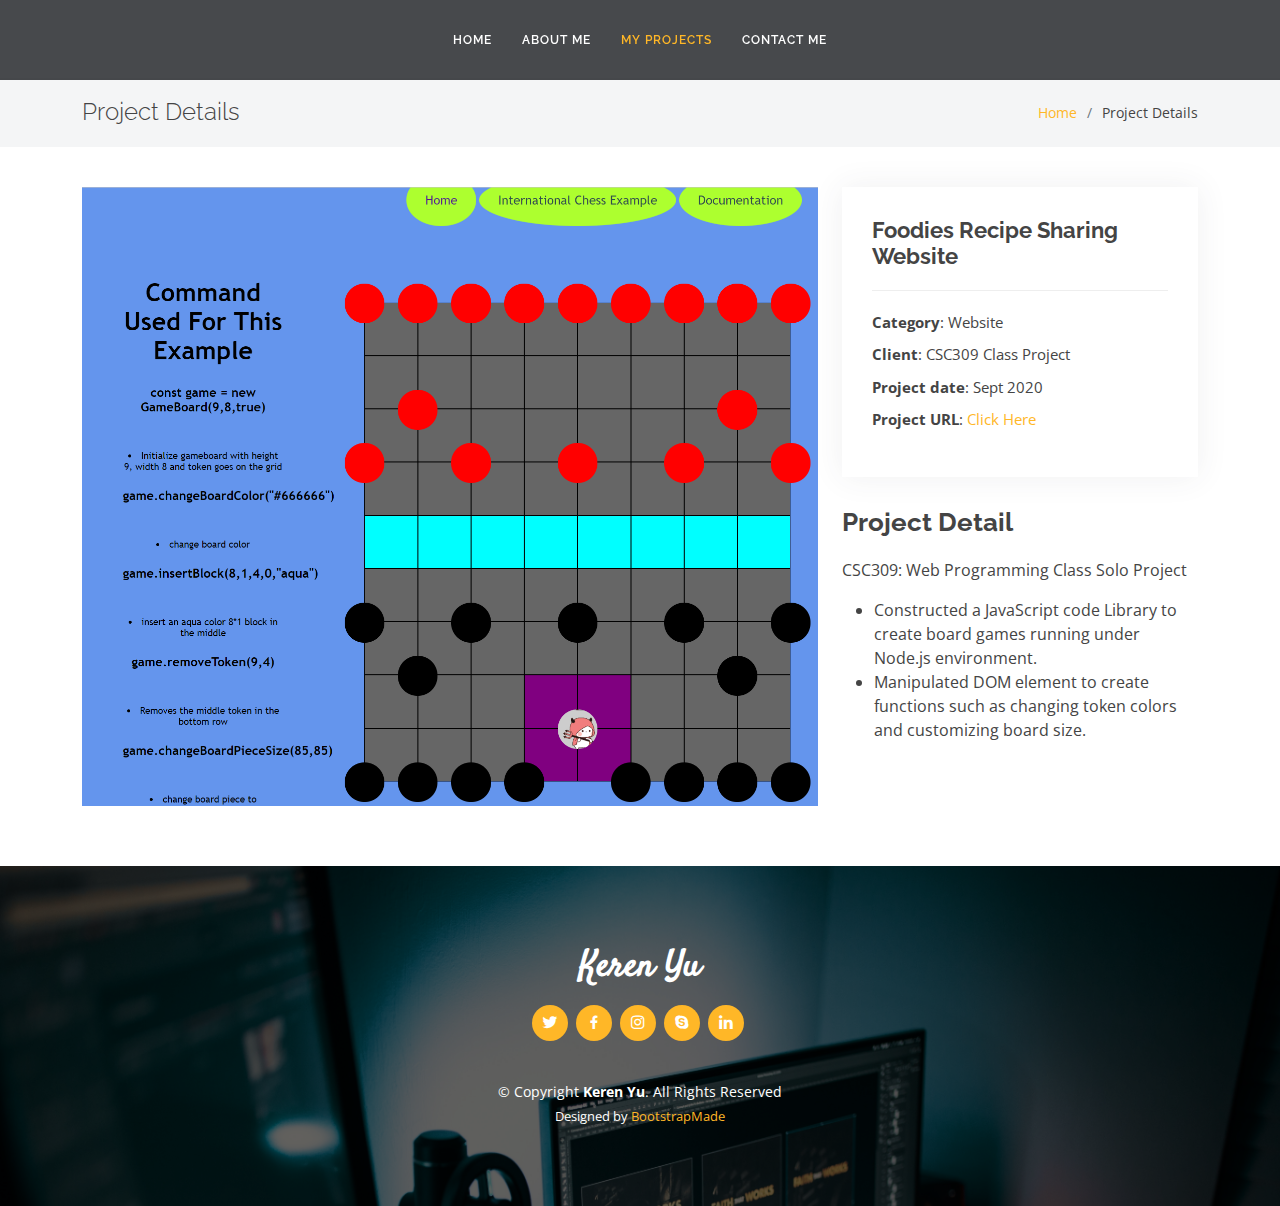
<file: project-Easyboard.html>
<!DOCTYPE html>
<html lang="en">

<head>
  <meta charset="utf-8">
  <meta content="width=device-width, initial-scale=1.0" name="viewport">

  <title>Keren Yu</title>
  <meta content="" name="description">
  <meta content="" name="keywords">

  <!-- Favicons -->
  <link href="assets/img/favicon.png" rel="icon">
  <link href="assets/img/apple-touch-icon.png" rel="apple-touch-icon">

  <!-- Google Fonts -->
  <link href="https://fonts.googleapis.com/css?family=Open+Sans:300,300i,400,400i,600,600i,700,700i|Raleway:300,300i,400,400i,500,500i,600,600i,700,700i|Satisfy" rel="stylesheet">

  <!-- Vendor CSS Files -->
  <link href="assets/vendor/bootstrap/css/bootstrap.min.css" rel="stylesheet">
  <link href="assets/vendor/bootstrap-icons/bootstrap-icons.css" rel="stylesheet">
  <link href="assets/vendor/boxicons/css/boxicons.min.css" rel="stylesheet">
  <link href="assets/vendor/glightbox/css/glightbox.min.css" rel="stylesheet">
  <link href="assets/vendor/swiper/swiper-bundle.min.css" rel="stylesheet">

  <!-- Template Main CSS File -->
  <link href="assets/css/style.css" rel="stylesheet">

  <!-- =======================================================
  * Template Name: Laura - v4.6.0
  * Template URL: https://bootstrapmade.com/laura-free-creative-bootstrap-theme/
  * Author: BootstrapMade.com
  * License: https://bootstrapmade.com/license/
  ======================================================== -->
</head>

<body>

  <!-- ======= Header ======= -->
  <header id="header" class="fixed-top d-flex justify-content-center align-items-center ">

    <nav id="navbar" class="navbar">
      <ul>
        <li><a class="nav-link scrollto " href="./index.html">Home</a></li>
        <li><a class="nav-link scrollto" href="./index.html">About Me</a></li>
        <li><a class="nav-link scrollto active" href="./index.html">My Projects</a></li>
        <li><a class="nav-link scrollto" href="./index.html">Contact Me</a></li>
      </ul>
      <i class="bi bi-list mobile-nav-toggle"></i>
    </nav><!-- .navbar -->

  </header><!-- End Header -->

  <main id="main">

    <!-- ======= Breadcrumbs Section ======= -->
    <section class="breadcrumbs">
      <div class="container">

        <div class="d-flex justify-content-between align-items-center">
          <h2>Project Details</h2>
          <ol>
            <li><a href="./index.html">Home</a></li>
            <li>Project Details</li>
          </ol>
        </div>

      </div>
    </section><!-- Breadcrumbs Section -->
    
    

     <!-- ======= Portfolio Details Section ======= -->
     <section id="portfolio-details" class="portfolio-details">
      <div class="container">

        <div class="row gy-4">

          <div class="col-lg-8">
            <div class="portfolio-details-slider swiper">
              
  
                <div class="swiper-slide">
                  <img src="assets/img/Projects/Web/EasyBoard.png" alt="">
                </div>
  
         
  
           
              <div class="swiper-pagination"></div>
            </div>
          </div>

          <div class="col-lg-4">
            <div class="portfolio-info">
              <h3>Foodies Recipe Sharing Website</h3>
              <ul>
                <li><strong>Category</strong>: Website</li>
                <li><strong>Client</strong>: CSC309 Class Project</li>
                <li><strong>Project date</strong>: Sept 2020</li>
                <li><strong>Project URL</strong>: <a href="https://foodies309.herokuapp.com/">Click Here </a></li>
              </ul>
            </div>
            <div class="portfolio-description">
              <h2>Project Detail</h2>
              <p>
                  CSC309: Web Programming Class Solo Project
                  <ul>
                    <li>Constructed a JavaScript code Library to create board games running under Node.js environment. </li>
                    <li>Manipulated DOM element to create functions such as changing token colors and customizing board size.</li>
                    
                    
                  </ul>
              </p>
            </div>
          </div>

        </div>

      </div>
    </section><!-- End Portfolio Details Section -->

  </main><!-- End #main -->


  <!-- ======= Footer ======= -->
  <footer id="footer">
    <div class="container">
      <h3>Keren Yu</h3>
      <div class="social-links">
        <a href="#" class="twitter"><i class="bx bxl-twitter"></i></a>
        <a href="#" class="facebook"><i class="bx bxl-facebook"></i></a>
        <a href="#" class="instagram"><i class="bx bxl-instagram"></i></a>
        <a href="#" class="google-plus"><i class="bx bxl-skype"></i></a>
        <a href="#" class="linkedin"><i class="bx bxl-linkedin"></i></a>
      </div>
      <div class="copyright">
        &copy; Copyright <strong><span>Keren Yu</span></strong>. All Rights Reserved
      </div>
      <div class="credits">
        <!-- All the links in the footer should remain intact. -->
        <!-- You can delete the links only if you purchased the pro version. -->
        <!-- Licensing information: https://bootstrapmade.com/license/ -->
        <!-- Purchase the pro version with working PHP/AJAX contact form: https://bootstrapmade.com/laura-free-creative-bootstrap-theme/ -->
        Designed by <a href="https://bootstrapmade.com/">BootstrapMade</a>
      </div>
    </div>
  </footer><!-- End Footer -->

  <a href="#" class="back-to-top d-flex align-items-center justify-content-center"><i class="bi bi-arrow-up-short"></i></a>

  <!-- Vendor JS Files -->
  <script src="assets/vendor/bootstrap/js/bootstrap.bundle.min.js"></script>
  <script src="assets/vendor/glightbox/js/glightbox.min.js"></script>
  <script src="assets/vendor/isotope-layout/isotope.pkgd.min.js"></script>
  <script src="assets/vendor/php-email-form/validate.js"></script>
  <script src="assets/vendor/purecounter/purecounter.js"></script>
  <script src="assets/vendor/swiper/swiper-bundle.min.js"></script>
  <script src="assets/vendor/waypoints/noframework.waypoints.js"></script>

  <!-- Template Main JS File -->
  <script src="assets/js/main.js"></script>

</body>

</html>
</file>
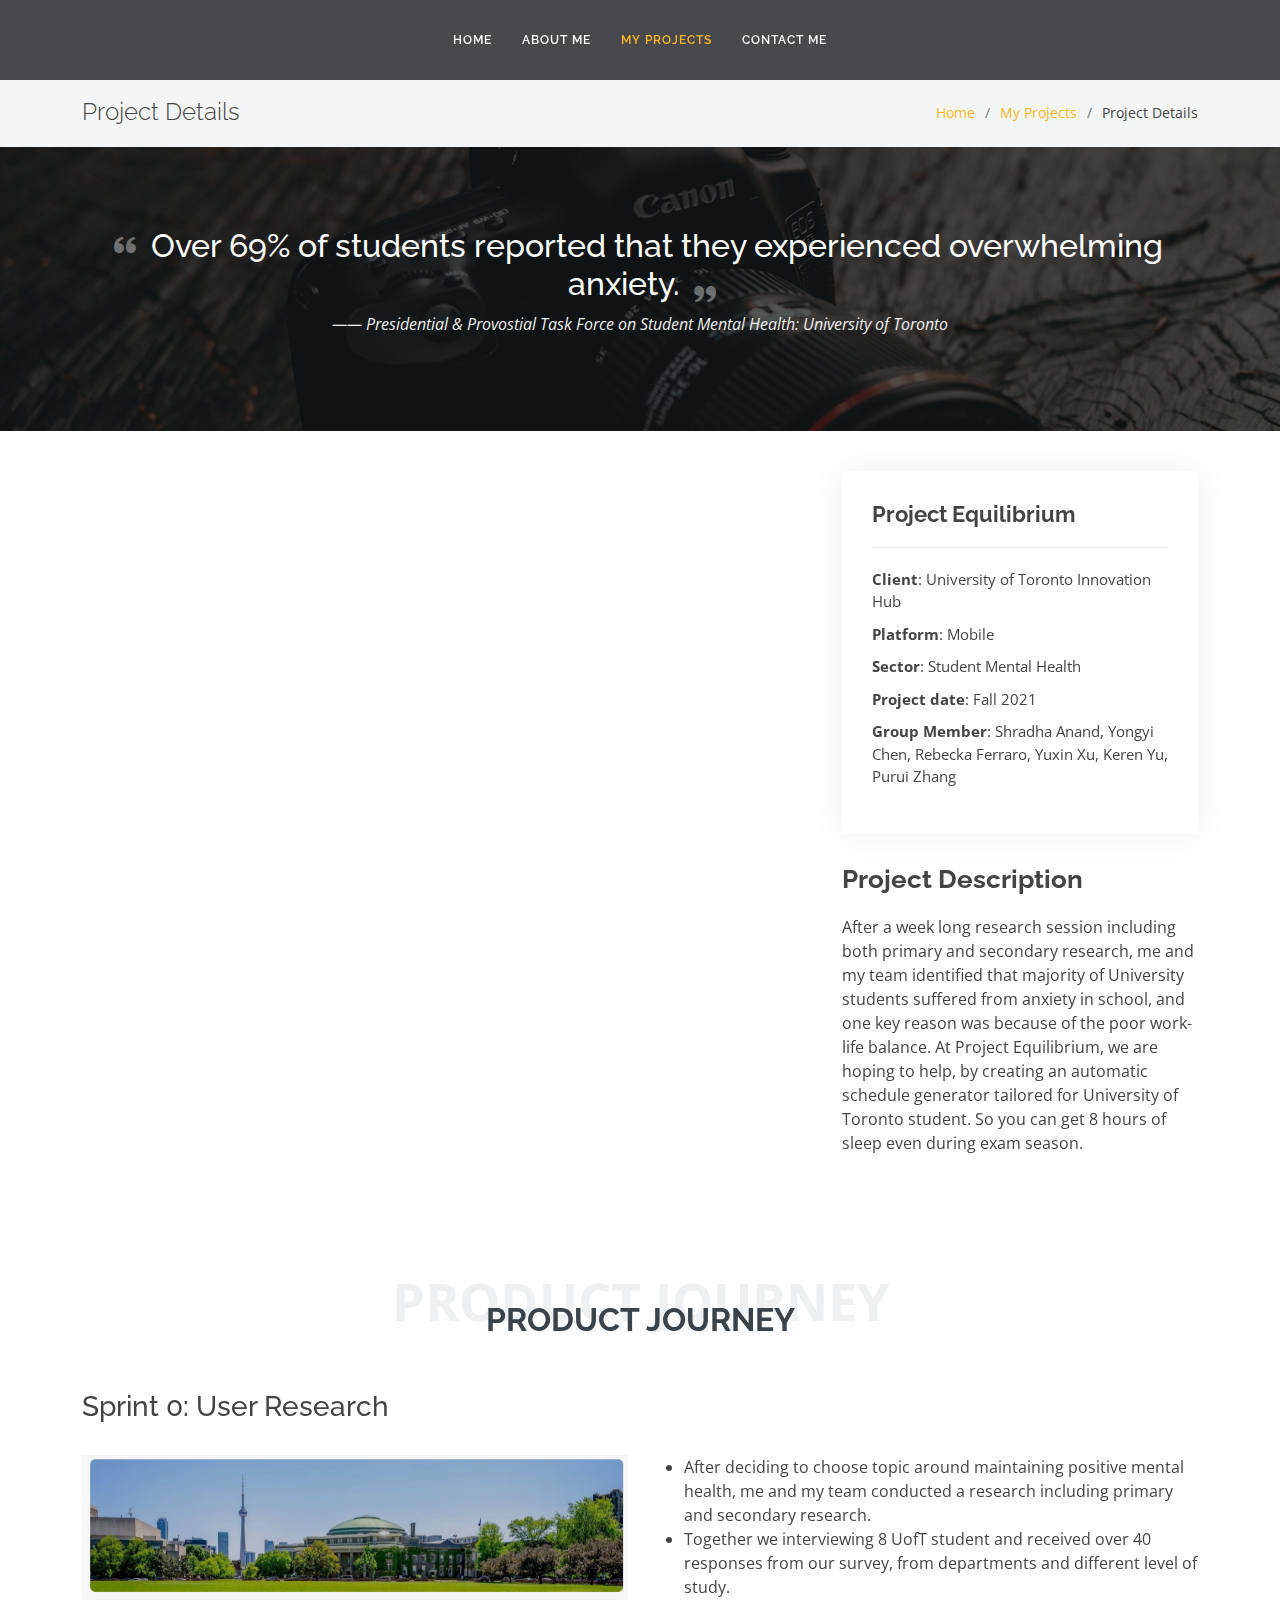
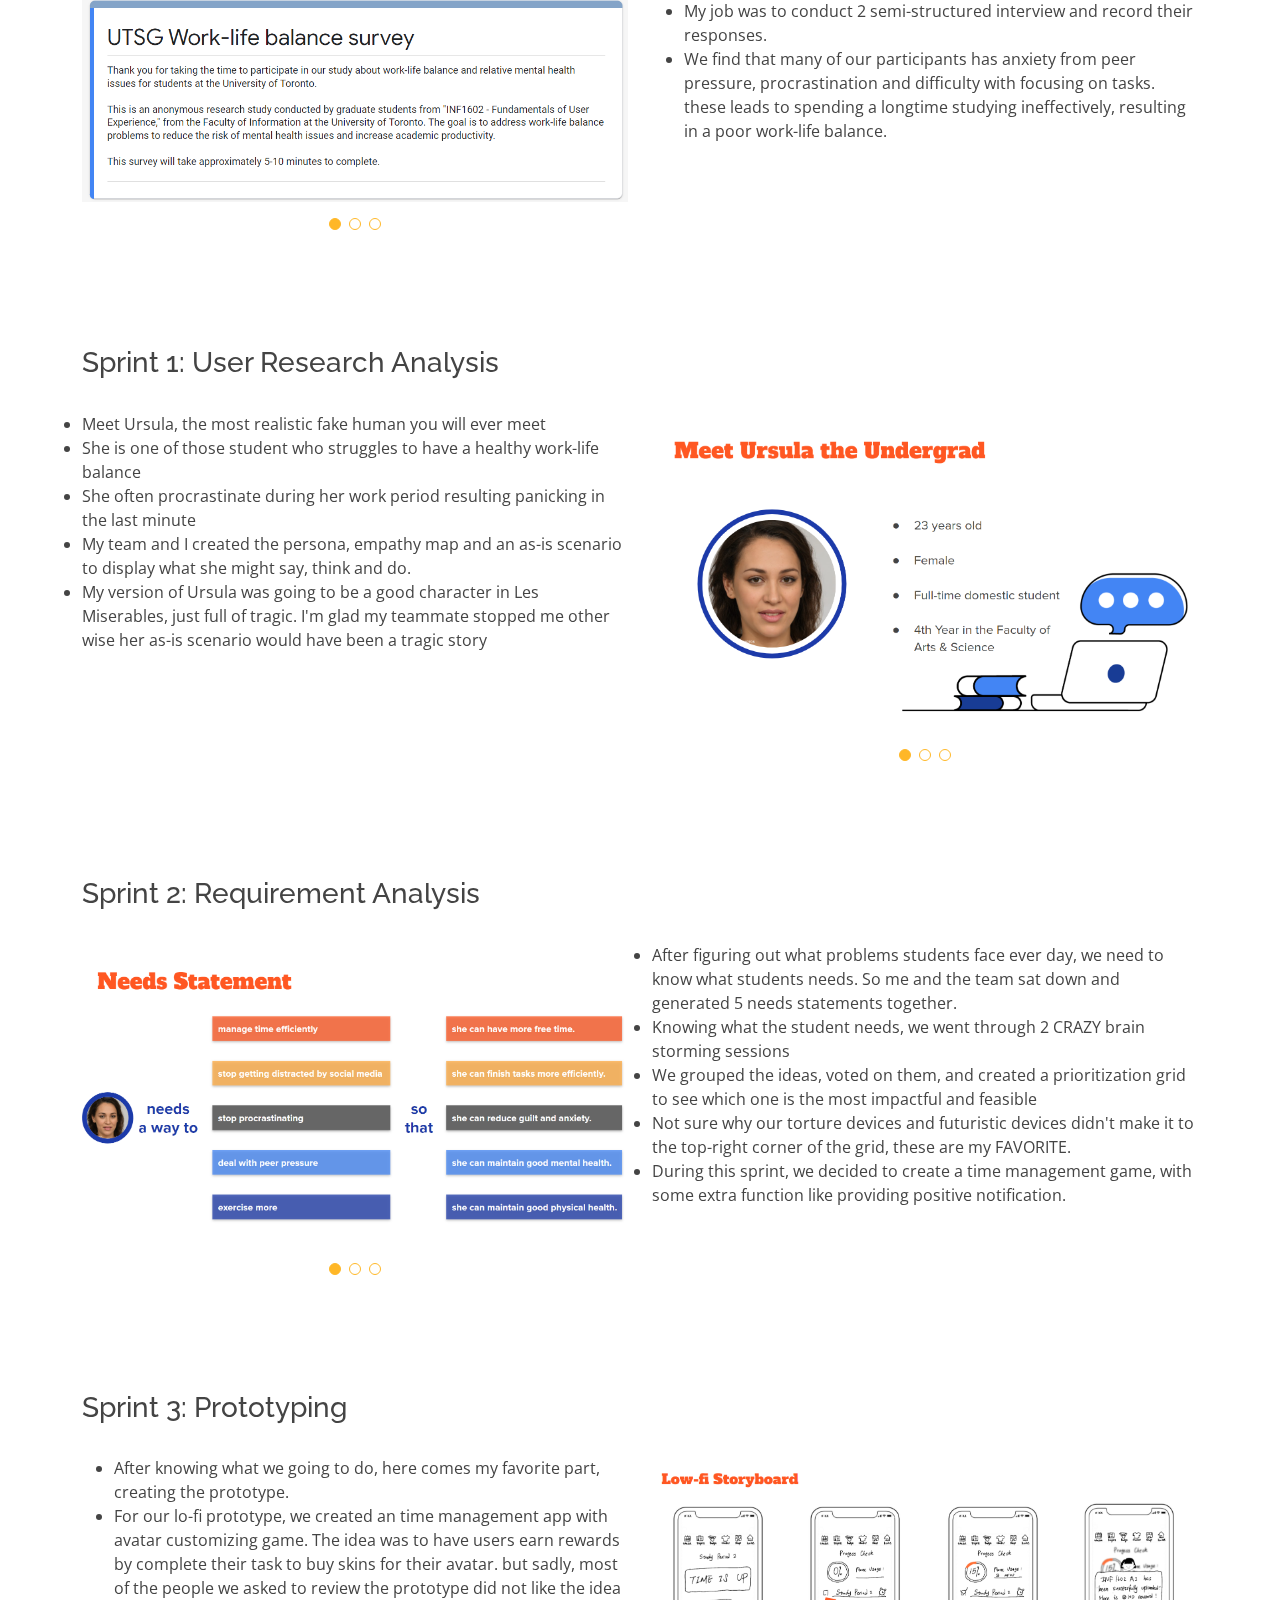
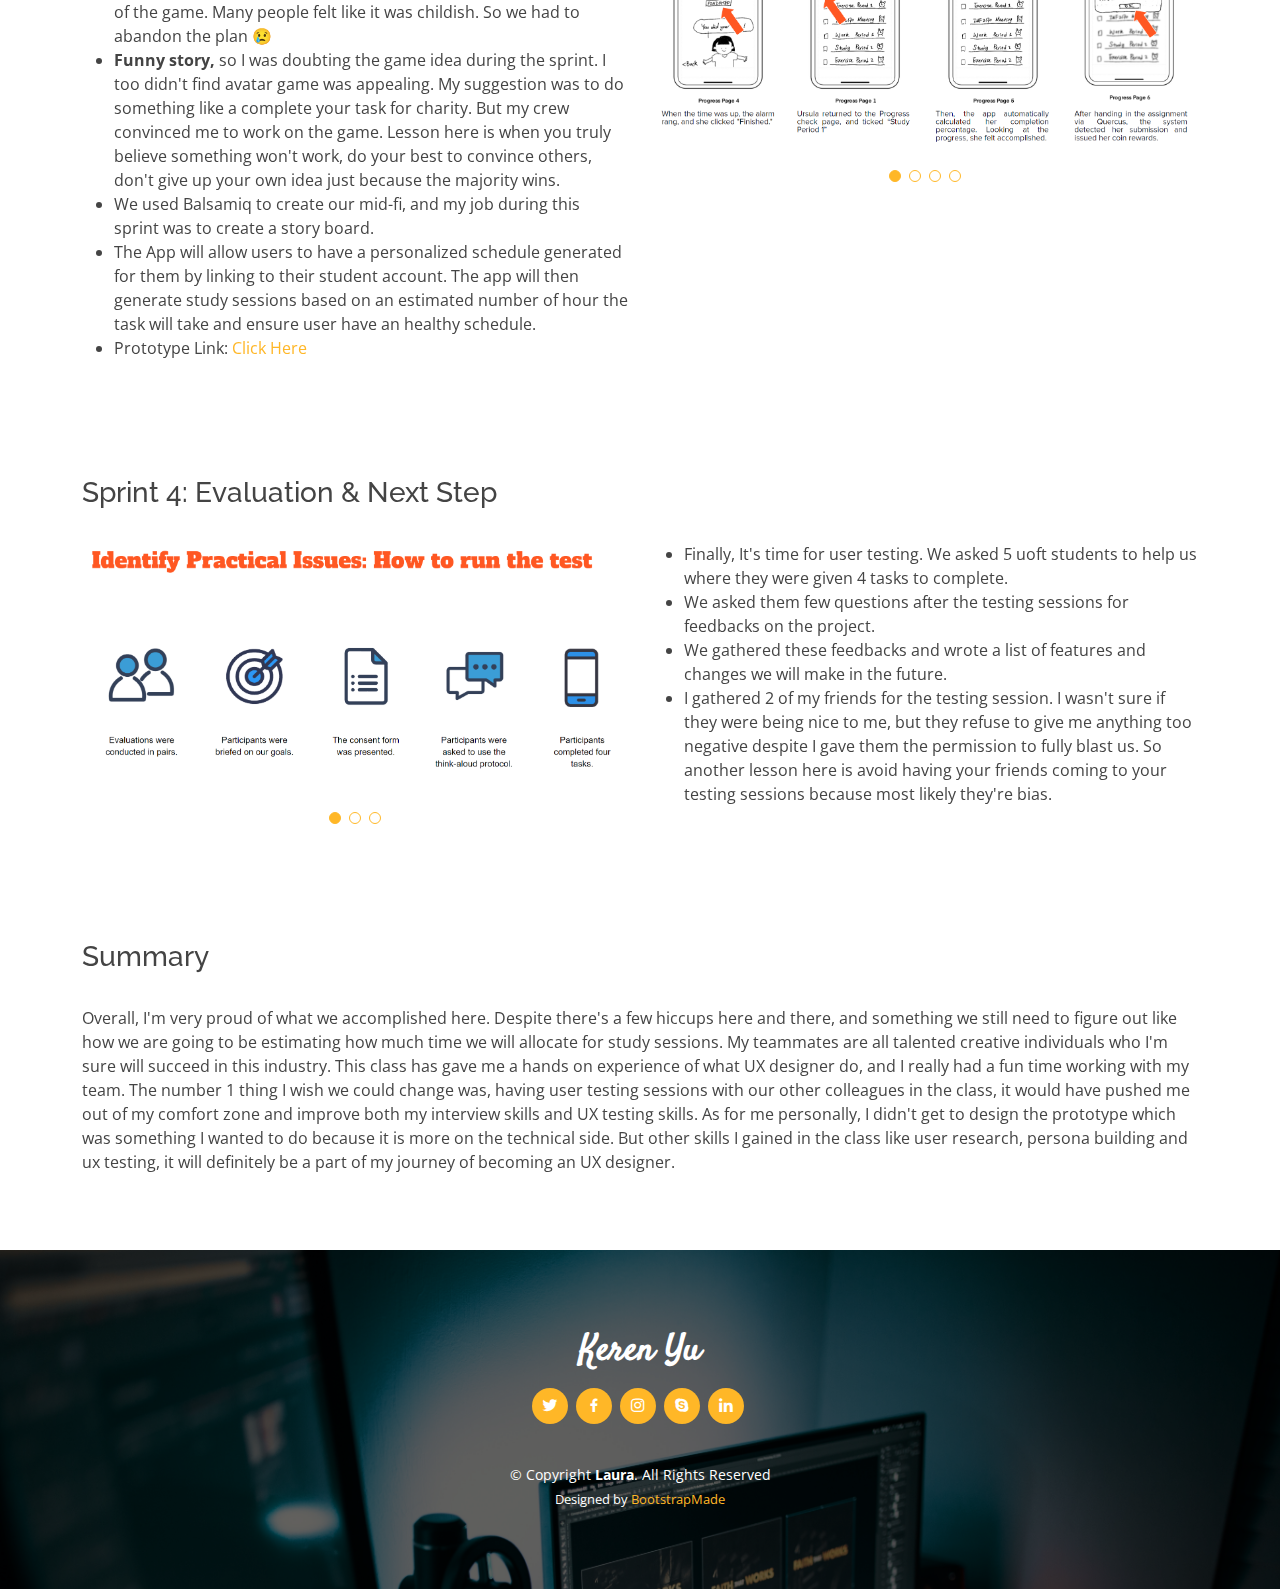
<file: project-equilibrium.html>
<!DOCTYPE html>
<html lang="en">

<head>
  <meta charset="utf-8">
  <meta content="width=device-width, initial-scale=1.0" name="viewport">

  <title>Project Equilibrium</title>
  <meta content="" name="description">
  <meta content="" name="keywords">

  <!-- Favicons -->
  <link href="assets/img/favicon.png" rel="icon">
  <link href="assets/img/apple-touch-icon.png" rel="apple-touch-icon">

  <!-- Google Fonts -->
  <link href="https://fonts.googleapis.com/css?family=Open+Sans:300,300i,400,400i,600,600i,700,700i|Raleway:300,300i,400,400i,500,500i,600,600i,700,700i|Satisfy" rel="stylesheet">

  <!-- Vendor CSS Files -->
  <link href="assets/vendor/bootstrap/css/bootstrap.min.css" rel="stylesheet">
  <link href="assets/vendor/bootstrap-icons/bootstrap-icons.css" rel="stylesheet">
  <link href="assets/vendor/boxicons/css/boxicons.min.css" rel="stylesheet">
  <link href="assets/vendor/glightbox/css/glightbox.min.css" rel="stylesheet">
  <link href="assets/vendor/swiper/swiper-bundle.min.css" rel="stylesheet">

  <!-- Template Main CSS File -->
  <link href="assets/css/style.css" rel="stylesheet">

  <!-- =======================================================
  * Template Name: Laura - v4.6.0
  * Template URL: https://bootstrapmade.com/laura-free-creative-bootstrap-theme/
  * Author: BootstrapMade.com
  * License: https://bootstrapmade.com/license/
  ======================================================== -->
</head>

<body>

  <!-- ======= Header ======= -->
  <header id="header" class="fixed-top d-flex justify-content-center align-items-center ">

    <nav id="navbar" class="navbar">
      <ul>
        <li><a class="nav-link scrollto " href="./index.html">Home</a></li>
        <li><a class="nav-link scrollto" href="./index.html">About Me</a></li>
        <li><a class="nav-link scrollto active" href="./index.html">My Projects</a></li>
        <li><a class="nav-link scrollto" href="./index.html">Contact Me</a></li>
      </ul>
      <i class="bi bi-list mobile-nav-toggle"></i>
    </nav><!-- .navbar -->

  </header><!-- End Header -->

  <main id="main">

    <!-- ======= Breadcrumbs Section ======= -->
    <section class="breadcrumbs">
      <div class="container">

        <div class="d-flex justify-content-between align-items-center">
          <h2>Project Details</h2>
          <ol>
            <li><a href="index.html">Home</a></li>
            <li><a href="index.html">My Projects</a></li>
            <li>Project Details</li>
          </ol>
        </div>

      </div>
    </section><!-- Breadcrumbs Section -->

    <section id="testimonials" class="testimonials">
      <div class="container position-relative">

              <div class="testimonial-item">
                <h2>
                  <i class="bx bxs-quote-alt-left quote-icon-left"></i>
                  Over 69% of students reported that they experienced overwhelming anxiety.
                  <i class="bx bxs-quote-alt-right quote-icon-right"></i>
                </h2>
                <p>—— Presidential & Provostial Task Force on Student Mental Health: University of Toronto</p>
              </div>
        </div>
      
  </section>

    <!-- ======= Portfolio Details Section ======= -->
    <section id="portfolio-details" class="portfolio-details">
      <div class="container">

        <div class="row gy-4">

          <div class="col-lg-8 col-12">
            <iframe width="100%" height="100%"
              src="https://www.youtube.com/embed/Px9voxwaTzQ" title="YouTube video player" 
              frameborder="0" allow="accelerometer; autoplay; clipboard-write; encrypted-media;
               gyroscope; picture-in-picture" allowfullscreen></iframe>
          </div><!--Frame-->

          <div class="col-lg-4">
            <div class="portfolio-info">
              <h3>Project Equilibrium</h3>
              <ul>
                <li><strong>Client</strong>: University of Toronto Innovation Hub</li>
                <li><strong>Platform</strong>: Mobile</li>
                <li><strong>Sector</strong>: Student Mental Health</li>
                <li><strong>Project date</strong>: Fall 2021</li>
                <li><strong>Group Member</strong>: Shradha Anand, Yongyi Chen, Rebecka Ferraro, Yuxin Xu, Keren Yu, Purui Zhang </li>
              </ul>
              
            </div>
            <div class="portfolio-description">
              <h2>Project Description</h2>
              <p>After a week long research session including both primary and secondary research, me and my team identified that majority 
                of University students suffered from anxiety in school, and one key reason was because of the poor work-life balance.
                At Project Equilibrium, we are hoping to help, by creating an automatic schedule generator tailored for University of Toronto student.
                So you can get 8 hours of sleep even during exam season.
              </p>
            </div>
          </div>

        </div>

      </div>
    </section><!-- End Portfolio Details Section -->
  </main><!-- End #main -->

  
  <!-- Sprint 0 -->
  <section id="portfolio-details" class="portfolio-details">
    <div class="section-title">
      <span>Product Journey</span>
      <h2>Product Journey</h2>
    </div>

    <div class="container">
      <div class="row gy-4">
       
          <h3>Sprint 0: User Research</h3>
          <div class="col-lg-6 col-md-6 col-12">
            <div class="portfolio-details-slider swiper">
              <div class="swiper-wrapper align-items-center">

                <div class="swiper-slide">
                  <img src="assets/img/Projects/UX/Project Equilibrium/Sprint0/sprint0Survey.png" alt="">
                </div>

                <div class="swiper-slide">
                  <img src="assets/img/Projects/UX/Project Equilibrium/Sprint0/sprint0Interview.png" alt="">
                </div>

                <div class="swiper-slide">
                  <img src="assets/img/Projects/UX/Project Equilibrium/Sprint0/sprint0Findings.png" alt="">
                </div>

              </div>
              <div class="swiper-pagination"></div>
            </div>
          </div>
          
          <div class="col-lg-6 col-md-6 col-12">

            <ul>
              <li>After deciding to choose topic around maintaining positive mental health, me and my team conducted a research including primary and secondary research.</li>
              <li>Together we interviewing 8 UofT student and received over 40 responses from our survey, from departments and different level of study.</li>
              <li>My job was to conduct 2 semi-structured interview and record their responses.</li>
              <li>We find that many of our participants has anxiety from peer pressure, procrastination and difficulty with focusing on tasks. these leads to spending a 
                longtime studying ineffectively, resulting in a poor work-life balance.</li>
            </ul>
          </div>
        
        </div>
      </div>
  </section>
<!-- Sprint 1 -->
  <section id="portfolio-details" class="portfolio-details">
    <div class="container">

      <div class="row gy-4">
        
          <h3>Sprint 1: User Research Analysis</h3>
          <div class="col-lg-6 col-md-6 col-12">

            <li>Meet Ursula, the most realistic fake human you will ever meet</li>
            <li>She is one of those student who struggles to have a healthy work-life balance</li>
            <li>She often procrastinate during her work period resulting panicking in the last minute</li>
            <li>My team and I created the persona, empathy map and an as-is scenario to display what she might say, think and do.</li>
            <li>My version of Ursula was going to be a good character in Les Miserables, just full of tragic. I'm glad my teammate stopped me other wise her as-is scenario would have been a tragic story </li>
          </div>
          <div class="col-lg-6 col-md-6 col-12">
            
            <div class="portfolio-details-slider swiper">
              <div class="swiper-wrapper align-items-center">

                <div class="swiper-slide">
                  <img src="assets/img/Projects/UX/Project Equilibrium/Sprint1/UrsullaIntro.png" alt="">
                </div>

                <div class="swiper-slide">
                  <img src="assets/img/Projects/UX/Project Equilibrium/Sprint1/Persona.png" alt="">
                </div>

                <div class="swiper-slide">
                  <img src="assets/img/Projects/UX/Project Equilibrium/Sprint1/as-is.png" alt="">
                </div>

              </div>
              <div class="swiper-pagination"></div>
            </div>
          </div>
        </section>

<!-- Sprint 2 -->
        <section id="portfolio-details" class="portfolio-details">
          <div class="container">
      
            <div class="row gy-4">
              
                <h3>Sprint 2: Requirement Analysis</h3>
                <div class="col-lg-6 col-md-6 col-12">
                  
                  <div class="portfolio-details-slider swiper">
                    <div class="swiper-wrapper align-items-center">
      
                      <div class="swiper-slide">
                        <img src="assets/img/Projects/UX/Project Equilibrium/Sprint2/needStatement.png" alt="">
                      </div>
      
                      <div class="swiper-slide">
                        <img src="assets/img/Projects/UX/Project Equilibrium/Sprint2/bigIdeas.png" alt="">
                      </div>
      
                      <div class="swiper-slide">
                        <img src="assets/img/Projects/UX/Project Equilibrium/Sprint2/Priority Grid.png" alt="">
                      </div>
      
                    </div>
                    <div class="swiper-pagination"></div>
                  </div>
                </div>
                
                <div class="col-lg-6 col-md-6 col-12">
      
                  <li>After figuring out what problems students face ever day, we need to know what students needs. So me and the team sat down and generated 5 needs statements together.</li>
                  <li>Knowing what the student needs, we went through 2 CRAZY brain storming sessions</li>
                  <li>We grouped the ideas, voted on them, and created a prioritization grid to see which one is the most impactful and feasible</li>
                  <li>Not sure why our torture devices and futuristic devices didn't make it to the top-right corner of the grid, these are my FAVORITE.</li>
                  <li>During this sprint, we decided to create a time management game, with some extra function like providing positive notification.</li>
                </div>
              
              </div>
            </div>
          </section>
<!-- Sprint 3 -->
    <section id="portfolio-details" class="portfolio-details">
      <div class="container">
  
        <div class="row gy-4">
          
            <h3>Sprint 3: Prototyping</h3>
            <div class="col-lg-6 col-md-6 col-12">
  
              <ul>
                <li>After knowing what we going to do, here comes my favorite part, creating the prototype.</li>
                <li>For our lo-fi prototype, we created an time management app with avatar customizing game. The idea was to have users earn rewards by complete their task to buy skins for their avatar.
                   but sadly, most of the people we asked to review the prototype did not like the idea of the game. Many people felt like it was childish. So we had to abandon the plan  &#128546; </li>
                <li> <strong> Funny story,</strong> so I was doubting the game idea during the sprint. I too didn't find avatar game was appealing. My suggestion was to do something like a complete your task for charity.
                  But my crew convinced me to work on the game. Lesson here is when you truly believe something won't work, do your best to convince others, don't give up your own idea just because the majority wins. 
                </li>
                <li>We used Balsamiq to create our mid-fi, and my job during this sprint was to create a story board.</li>
                <li>The App will allow users to have a personalized schedule generated for them by linking to their student account. The app will then generate study sessions based on 
                  an estimated number of hour the task will take and ensure user have an healthy schedule. 
                </li>
                
                <li>Prototype Link: <a href="https://drive.google.com/file/d/1yJuQOWJ8hqCYiFw5RI8v08fHBqrq2Ury/view?usp=sharing">Click Here</a></li>
              </ul>
            </div>
            <div class="col-lg-6 col-md-6 col-12">
              
              <div class="portfolio-details-slider swiper">
                <div class="swiper-wrapper align-items-center">
  
                  <div class="swiper-slide">
                    <img src="assets/img/Projects/UX/Project Equilibrium/Sprint3/lofi.png" alt="">
                  </div>
  
                  <div class="swiper-slide">
                    <img src="assets/img/Projects/UX/Project Equilibrium/Sprint3/lofi2.png" alt="">
                  </div>
  
                  <div class="swiper-slide">
                    <img src="assets/img/Projects/UX/Project Equilibrium/Sprint3/midfi.png" alt="">
                  </div> 
                  
                  <div class="swiper-slide">
                    <img src="assets/img/Projects/UX/Project Equilibrium/Sprint3/midfi2.png" alt="">
                  </div>
  
                </div>
                <div class="swiper-pagination"></div>
              </div>
            </div>
        </div>
      </div>
    </section>
<!-- Sprint 4 -->
      <section id="portfolio-details" class="portfolio-details">
        <div class="container">
    
          <div class="row gy-4">
           
              <h3>Sprint 4: Evaluation & Next Step</h3>
              <div class="col-lg-6 col-md-6 col-12">
                
                <div class="portfolio-details-slider swiper">
                  <div class="swiper-wrapper align-items-center">
    
                    <div class="swiper-slide">
                      <img src="assets/img/Projects/UX/Project Equilibrium/Sprint4/procedure.png" alt="">
                    </div>
    
                    <div class="swiper-slide">
                      <img src="assets/img/Projects/UX/Project Equilibrium/Sprint4/task.png" alt="">
                    </div>
    
                    <div class="swiper-slide">
                      <img src="assets/img/Projects/UX/Project Equilibrium/Sprint4/nextStep.png" alt="">
                    </div>
    
                  </div>
                  <div class="swiper-pagination"></div>
                </div>
              </div>
              
              <div class="col-lg-6 col-md-6 col-12">
    
                <ul>
                  <li>Finally, It's time for user testing. We asked 5 uoft students to help us where they were given 4 tasks to complete.</li>
                  <li>We asked them few questions after the testing sessions for feedbacks on the project. </li>
                  <li>We gathered these feedbacks and wrote a list of features and changes we will make in the future.</li>
                  <li>I gathered 2 of my friends for the testing session. I wasn't sure if they were being nice to me, but they refuse to give me anything too negative despite I gave them the 
                    permission to fully blast us. So another lesson here is avoid having your friends coming to your testing sessions because most likely they're bias. 
                  </li>
                </ul>
              </div>
            
            </div>
          </div>
        </section>

  <!-- Summary  -->
  <section id="portfolio-details" class="portfolio-details">
    <div class="container">

      <div class="row gy-4">
        
          <h3>Summary</h3>
          <div class="col-12">
            <p>Overall, I'm very proud of what we accomplished here. Despite there's a few hiccups here and there, and something we still need to figure out like how we are going to be estimating 
              how much time we will allocate for study sessions. My teammates are all talented creative individuals who I'm sure will succeed in this industry. This class has gave me a hands on experience of what
              UX designer do, and I really had a fun time working with my team. The number 1 thing I wish we could change was, having user testing sessions with our other colleagues in the class, it would have
              pushed me out of my comfort zone and improve both my interview skills and UX testing skills. As for me personally, I didn't get to design the prototype which was something I wanted to do
              because it is more on the technical side. But other skills I gained in the class like user research, persona building and ux testing, it will definitely be a part of my journey of becoming an UX designer.</p>
          </div>
        </div>
      </div>
    </section>

  <!-- ======= Footer ======= -->
  <footer id="footer">
    <div class="container">
      <h3>Keren Yu</h3>
      <div class="social-links">
        <a href="#" class="twitter"><i class="bx bxl-twitter"></i></a>
        <a href="#" class="facebook"><i class="bx bxl-facebook"></i></a>
        <a href="#" class="instagram"><i class="bx bxl-instagram"></i></a>
        <a href="#" class="google-plus"><i class="bx bxl-skype"></i></a>
        <a href="#" class="linkedin"><i class="bx bxl-linkedin"></i></a>
      </div>
      <div class="copyright">
        &copy; Copyright <strong><span>Laura</span></strong>. All Rights Reserved
      </div>
      <div class="credits">
        <!-- All the links in the footer should remain intact. -->
        <!-- You can delete the links only if you purchased the pro version. -->
        <!-- Licensing information: https://bootstrapmade.com/license/ -->
        <!-- Purchase the pro version with working PHP/AJAX contact form: https://bootstrapmade.com/laura-free-creative-bootstrap-theme/ -->
        Designed by <a href="https://bootstrapmade.com/">BootstrapMade</a>
      </div>
    </div>
  </footer><!-- End Footer -->

  <a href="#" class="back-to-top d-flex align-items-center justify-content-center"><i class="bi bi-arrow-up-short"></i></a>

  <!-- Vendor JS Files -->
  <script src="assets/vendor/bootstrap/js/bootstrap.bundle.min.js"></script>
  <script src="assets/vendor/glightbox/js/glightbox.min.js"></script>
  <script src="assets/vendor/isotope-layout/isotope.pkgd.min.js"></script>
  <script src="assets/vendor/php-email-form/validate.js"></script>
  <script src="assets/vendor/purecounter/purecounter.js"></script>
  <script src="assets/vendor/swiper/swiper-bundle.min.js"></script>
  <script src="assets/vendor/waypoints/noframework.waypoints.js"></script>

  <!-- Template Main JS File -->
  <script src="assets/js/main.js"></script>

</body>

</html>
</file>
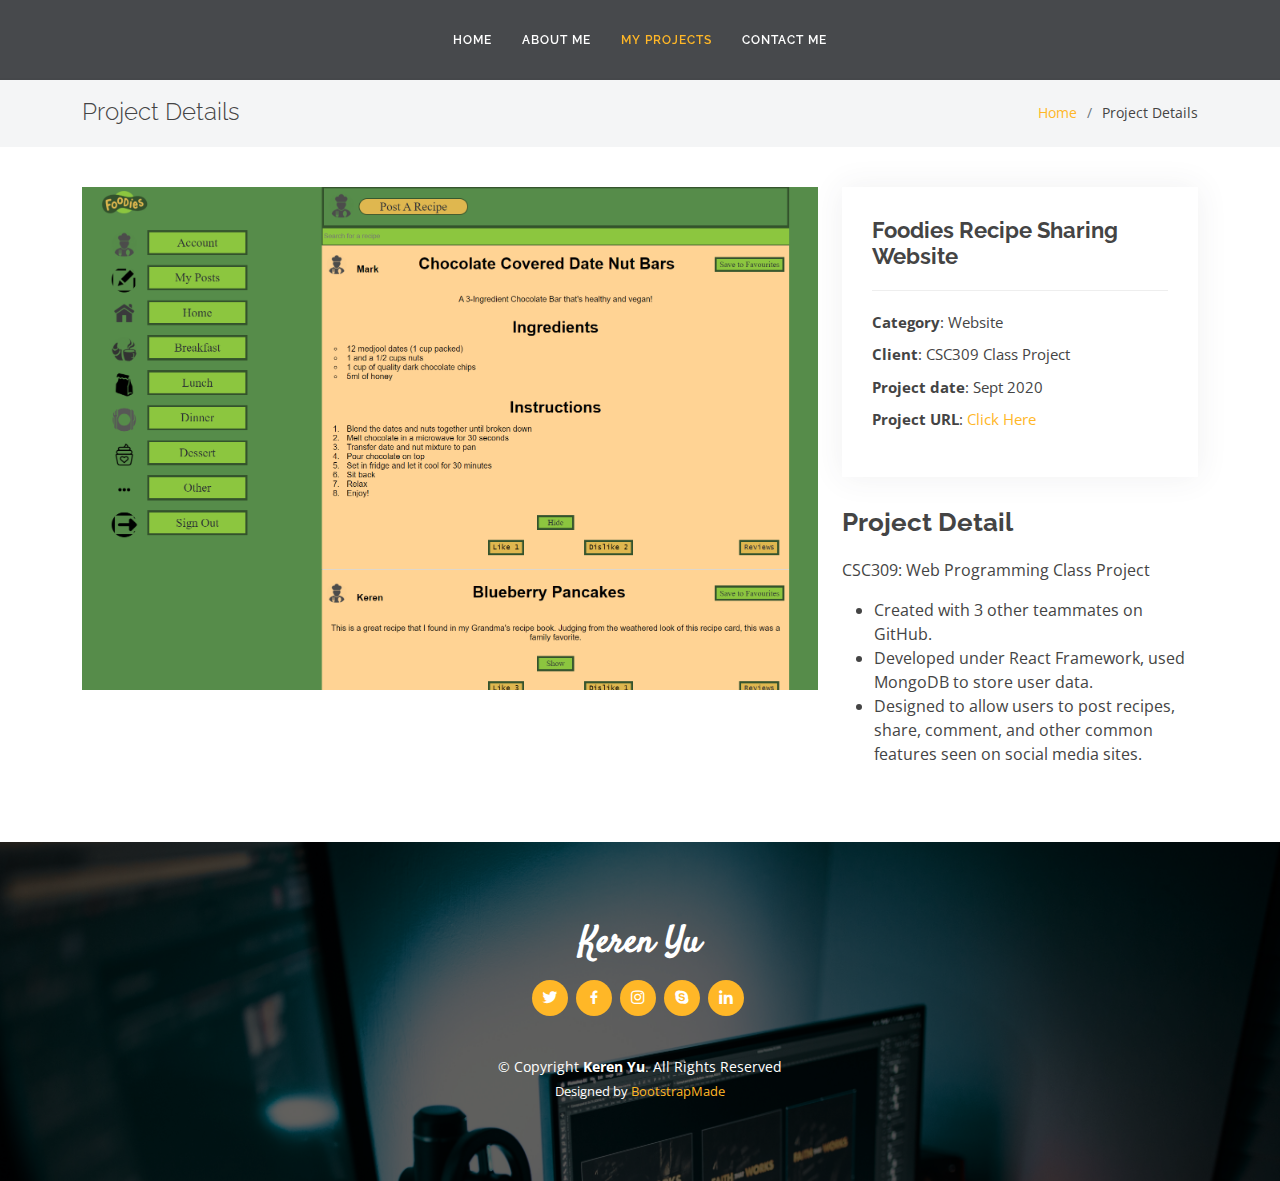
<file: project-Foodies.html>
<!DOCTYPE html>
<html lang="en">

<head>
  <meta charset="utf-8">
  <meta content="width=device-width, initial-scale=1.0" name="viewport">

  <title>Keren Yu</title>
  <meta content="" name="description">
  <meta content="" name="keywords">

  <!-- Favicons -->
  <link href="assets/img/favicon.png" rel="icon">
  <link href="assets/img/apple-touch-icon.png" rel="apple-touch-icon">

  <!-- Google Fonts -->
  <link href="https://fonts.googleapis.com/css?family=Open+Sans:300,300i,400,400i,600,600i,700,700i|Raleway:300,300i,400,400i,500,500i,600,600i,700,700i|Satisfy" rel="stylesheet">

  <!-- Vendor CSS Files -->
  <link href="assets/vendor/bootstrap/css/bootstrap.min.css" rel="stylesheet">
  <link href="assets/vendor/bootstrap-icons/bootstrap-icons.css" rel="stylesheet">
  <link href="assets/vendor/boxicons/css/boxicons.min.css" rel="stylesheet">
  <link href="assets/vendor/glightbox/css/glightbox.min.css" rel="stylesheet">
  <link href="assets/vendor/swiper/swiper-bundle.min.css" rel="stylesheet">

  <!-- Template Main CSS File -->
  <link href="assets/css/style.css" rel="stylesheet">

  <!-- =======================================================
  * Template Name: Laura - v4.6.0
  * Template URL: https://bootstrapmade.com/laura-free-creative-bootstrap-theme/
  * Author: BootstrapMade.com
  * License: https://bootstrapmade.com/license/
  ======================================================== -->
</head>

<body>

  <!-- ======= Header ======= -->
  <header id="header" class="fixed-top d-flex justify-content-center align-items-center ">

    <nav id="navbar" class="navbar">
      <ul>
        <li><a class="nav-link scrollto " href="./index.html">Home</a></li>
        <li><a class="nav-link scrollto" href="./index.html">About Me</a></li>
        <li><a class="nav-link scrollto active" href="./index.html">My Projects</a></li>
        <li><a class="nav-link scrollto" href="./index.html">Contact Me</a></li>
      </ul>
      <i class="bi bi-list mobile-nav-toggle"></i>
    </nav><!-- .navbar -->

  </header><!-- End Header -->

  <main id="main">

    <!-- ======= Breadcrumbs Section ======= -->
    <section class="breadcrumbs">
      <div class="container">

        <div class="d-flex justify-content-between align-items-center">
          <h2>Project Details</h2>
          <ol>
            <li><a href="./index.html">Home</a></li>
            <li>Project Details</li>
          </ol>
        </div>

      </div>
    </section><!-- Breadcrumbs Section -->
    
    

     <!-- ======= Portfolio Details Section ======= -->
     <section id="portfolio-details" class="portfolio-details">
      <div class="container">

        <div class="row gy-4">

          <div class="col-lg-8">
            <div class="portfolio-details-slider swiper">
              
  
                <div class="swiper-slide">
                  <img src="assets/img/Projects/Web/Foodies.png" alt="">
                </div>
  
         
  
           
              <div class="swiper-pagination"></div>
            </div>
          </div>

          <div class="col-lg-4">
            <div class="portfolio-info">
              <h3>Foodies Recipe Sharing Website</h3>
              <ul>
                <li><strong>Category</strong>: Website</li>
                <li><strong>Client</strong>: CSC309 Class Project</li>
                <li><strong>Project date</strong>: Sept 2020</li>
                <li><strong>Project URL</strong>: <a href="https://foodies309.herokuapp.com/">Click Here </a></li>
              </ul>
            </div>
            <div class="portfolio-description">
              <h2>Project Detail</h2>
              <p>
                  CSC309: Web Programming Class Project
                  <ul>
                    <li>Created with 3 other teammates on GitHub.  </li>
                    <li>Developed under React Framework, used MongoDB to store user data. </li>
                    <li>Designed to allow users to post recipes, share, comment, and other common features seen on social media sites.                                                              </li>
                    
                  </ul>
              </p>
            </div>
          </div>

        </div>

      </div>
    </section><!-- End Portfolio Details Section -->

  </main><!-- End #main -->


  <!-- ======= Footer ======= -->
  <footer id="footer">
    <div class="container">
      <h3>Keren Yu</h3>
      <div class="social-links">
        <a href="#" class="twitter"><i class="bx bxl-twitter"></i></a>
        <a href="#" class="facebook"><i class="bx bxl-facebook"></i></a>
        <a href="#" class="instagram"><i class="bx bxl-instagram"></i></a>
        <a href="#" class="google-plus"><i class="bx bxl-skype"></i></a>
        <a href="#" class="linkedin"><i class="bx bxl-linkedin"></i></a>
      </div>
      <div class="copyright">
        &copy; Copyright <strong><span>Keren Yu</span></strong>. All Rights Reserved
      </div>
      <div class="credits">
        <!-- All the links in the footer should remain intact. -->
        <!-- You can delete the links only if you purchased the pro version. -->
        <!-- Licensing information: https://bootstrapmade.com/license/ -->
        <!-- Purchase the pro version with working PHP/AJAX contact form: https://bootstrapmade.com/laura-free-creative-bootstrap-theme/ -->
        Designed by <a href="https://bootstrapmade.com/">BootstrapMade</a>
      </div>
    </div>
  </footer><!-- End Footer -->

  <a href="#" class="back-to-top d-flex align-items-center justify-content-center"><i class="bi bi-arrow-up-short"></i></a>

  <!-- Vendor JS Files -->
  <script src="assets/vendor/bootstrap/js/bootstrap.bundle.min.js"></script>
  <script src="assets/vendor/glightbox/js/glightbox.min.js"></script>
  <script src="assets/vendor/isotope-layout/isotope.pkgd.min.js"></script>
  <script src="assets/vendor/php-email-form/validate.js"></script>
  <script src="assets/vendor/purecounter/purecounter.js"></script>
  <script src="assets/vendor/swiper/swiper-bundle.min.js"></script>
  <script src="assets/vendor/waypoints/noframework.waypoints.js"></script>

  <!-- Template Main JS File -->
  <script src="assets/js/main.js"></script>

</body>

</html>
</file>
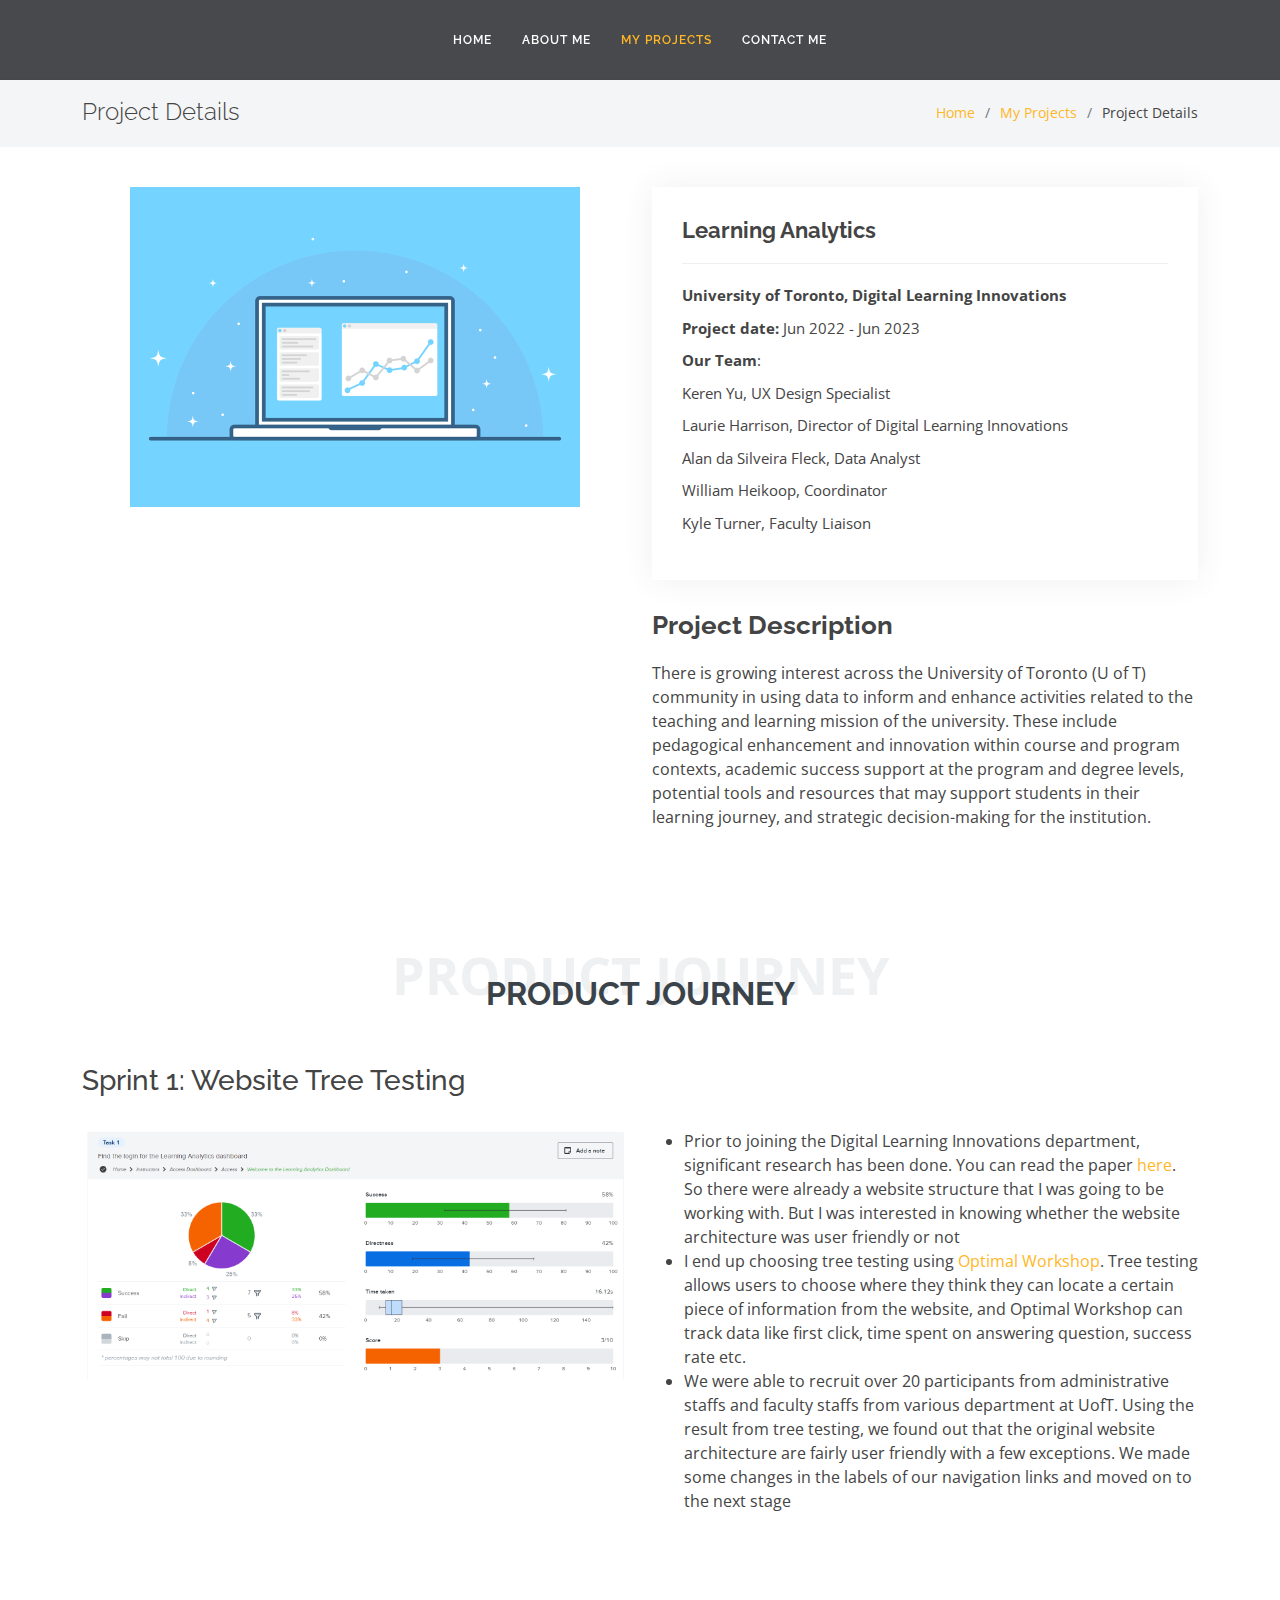
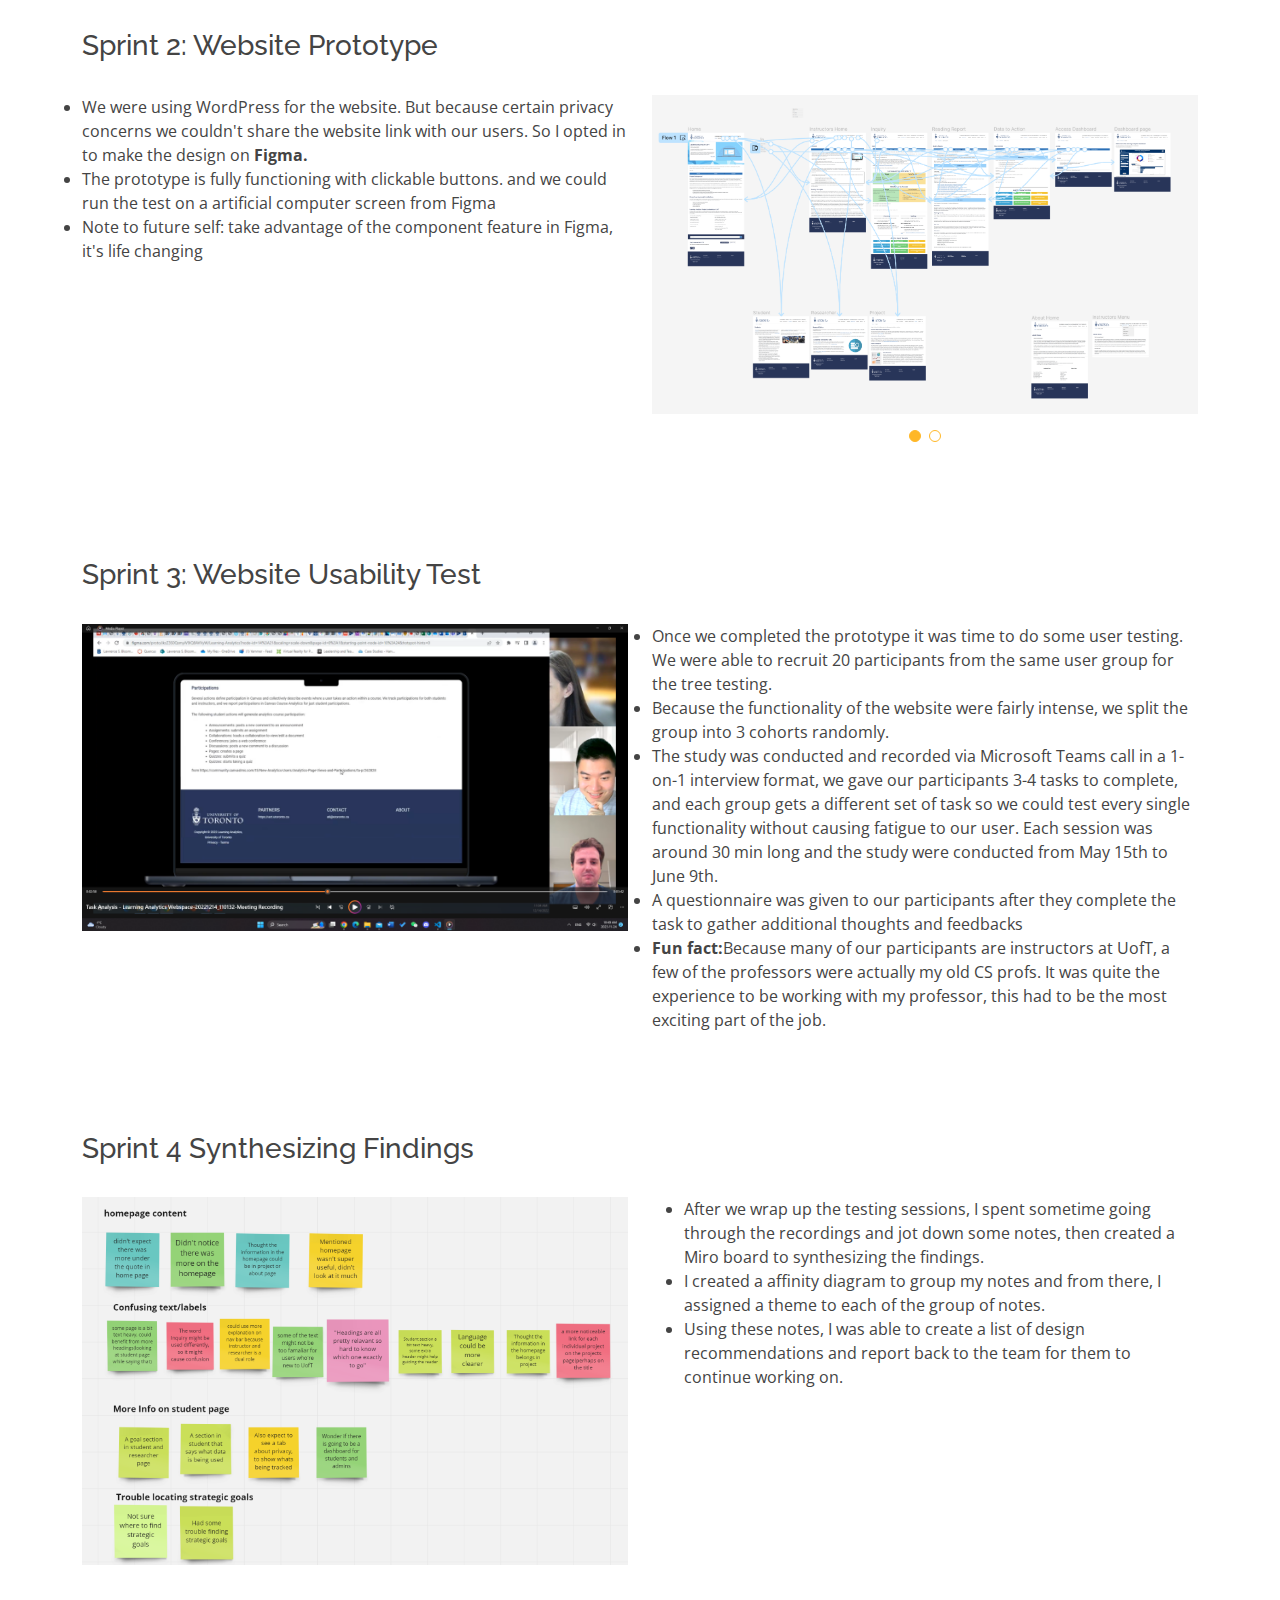
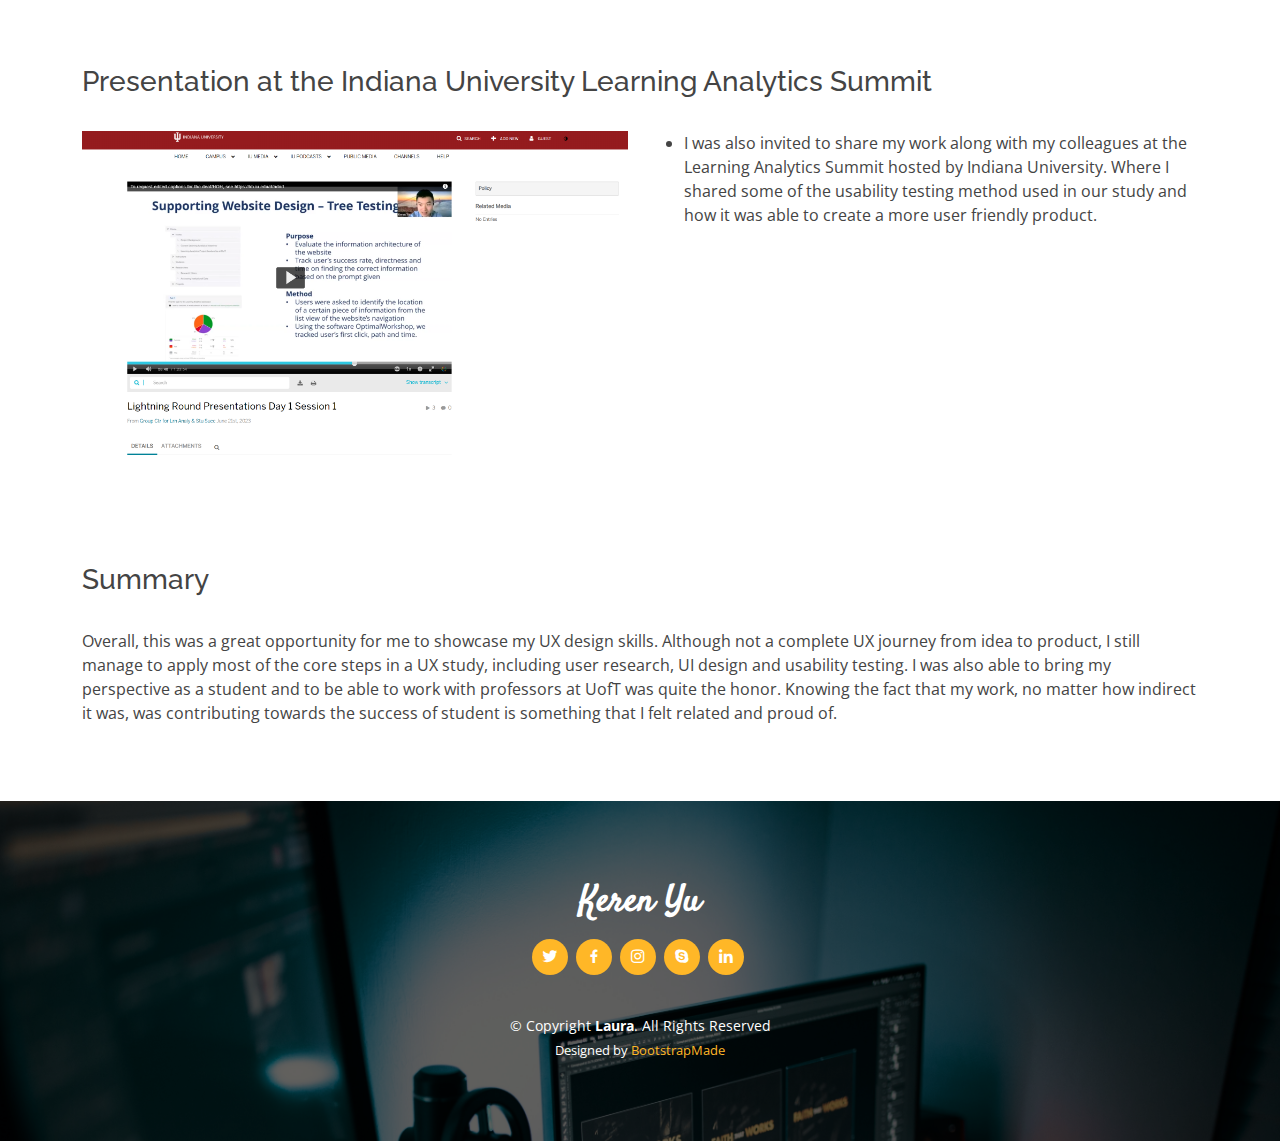
<file: project-LA.html>
<!DOCTYPE html>
<html lang="en">

<head>
  <meta charset="utf-8">
  <meta content="width=device-width, initial-scale=1.0" name="viewport">

  <title>Project Learning Analytics</title>
  <meta content="" name="description">
  <meta content="" name="keywords">

  <!-- Favicons -->
  <link href="assets/img/favicon.png" rel="icon">
  <link href="assets/img/apple-touch-icon.png" rel="apple-touch-icon">

  <!-- Google Fonts -->
  <link href="https://fonts.googleapis.com/css?family=Open+Sans:300,300i,400,400i,600,600i,700,700i|Raleway:300,300i,400,400i,500,500i,600,600i,700,700i|Satisfy" rel="stylesheet">

  <!-- Vendor CSS Files -->
  <link href="assets/vendor/bootstrap/css/bootstrap.min.css" rel="stylesheet">
  <link href="assets/vendor/bootstrap-icons/bootstrap-icons.css" rel="stylesheet">
  <link href="assets/vendor/boxicons/css/boxicons.min.css" rel="stylesheet">
  <link href="assets/vendor/glightbox/css/glightbox.min.css" rel="stylesheet">
  <link href="assets/vendor/swiper/swiper-bundle.min.css" rel="stylesheet">

  <!-- Template Main CSS File -->
  <link href="assets/css/style.css" rel="stylesheet">

</head>

<body>

  <!-- ======= Header ======= -->
  <header id="header" class="fixed-top d-flex justify-content-center align-items-center ">

    <nav id="navbar" class="navbar">
      <ul>
        <li><a class="nav-link scrollto " href="./index.html">Home</a></li>
        <li><a class="nav-link scrollto" href="./index.html">About Me</a></li>
        <li><a class="nav-link scrollto active" href="./index.html">My Projects</a></li>
        <li><a class="nav-link scrollto" href="./index.html">Contact Me</a></li>
      </ul>
      <i class="bi bi-list mobile-nav-toggle"></i>
    </nav><!-- .navbar -->

  </header><!-- End Header -->

  <main id="main">

    <!-- ======= Breadcrumbs Section ======= -->
    <section class="breadcrumbs">
      <div class="container">

        <div class="d-flex justify-content-between align-items-center">
          <h2>Project Details</h2>
          <ol>
            <li><a href="index.html">Home</a></li>
            <li><a href="index.html">My Projects</a></li>
            <li>Project Details</li>
          </ol>
        </div>

      </div>
    </section><!-- Breadcrumbs Section -->

    <!-- <section id="testimonials" class="testimonials">
      <div class="container position-relative">

              <div class="testimonial-item">
                <h2>
                  <i class="bx bxs-quote-alt-left quote-icon-left"></i>
                  Over 69% of students reported that they experienced overwhelming anxiety.
                  <i class="bx bxs-quote-alt-right quote-icon-right"></i>
                </h2>
                <p>—— Presidential & Provostial Task Force on Student Mental Health: University of Toronto</p>
              </div>
        </div>
      
  </section> -->

    <!-- ======= Portfolio Details Section ======= -->
    <section id="portfolio-details" class="portfolio-details">
      <div class="container">

        <div class="row">

          <div class="col-lg-6  col-12 text-center">
            <img src="assets/img/Projects/UX/Learning Analytics/learning-analytics.png" alt="">
          </div>

          <div class="col-lg-6">
            <div class="portfolio-info">
              <h3>Learning Analytics</h3>
              <ul>
                <li><strong>University of Toronto, Digital Learning Innovations</strong></li>
                <li><strong>Project date: </strong>Jun 2022 - Jun 2023</li>
                <li><strong>Our Team</strong>: 
                  <li>Keren Yu, UX Design Specialist</li> 
                  <li>Laurie Harrison, Director of Digital Learning Innovations</li>
                  <li>Alan da Silveira Fleck, Data Analyst</li>
                  <li>William Heikoop, Coordinator</li>
                  <li>Kyle Turner, Faculty Liaison</li>
                </li>
              </ul>
            </div>

            <div class="portfolio-description">
              <h2>Project Description</h2>
              <p>
                There is growing interest across the University of Toronto (U of T) community in using data to inform and enhance activities related to the teaching and learning mission of 
                the university. These include pedagogical enhancement and innovation within course and program contexts, academic success support at the program and degree levels, potential 
                tools and resources that may support students in their learning journey, and strategic decision-making for the institution.
              </p>
            </div>
          </div>

        </div>

      </div>
    </section><!-- End Portfolio Details Section -->
  </main><!-- End #main -->

  

  <section id="portfolio-details" class="portfolio-details">
    <div class="section-title">
      <span>Product Journey</span>
      <h2>Product Journey</h2>
    </div>

    <div class="container">
      <div class="row gy-4">
         <!-- Sprint 1 -->
          <h3>Sprint 1: Website Tree Testing</h3>
          <div class="col-lg-6 col-md-6 col-12">
            <div class="portfolio-details-slider swiper">


                <div class="swiper-slide">
                  <img src="assets/img/Projects/UX/Learning Analytics/TreeTesting_Overview.png" alt="">
                </div>

                

 
              <div class="swiper-pagination"></div>
            </div>
          </div>
          
          <div class="col-lg-6 col-md-6 col-12">

            <ul>
              <li>Prior to joining the Digital Learning Innovations department, significant research has been done. You can read the paper 
                <a href="https://www.viceprovostundergrad.utoronto.ca/wp-content/uploads/sites/275/2021/07/Revised-Learning-Analytics-Green-Paper.pdf>">here</a>. 
                So there were already a website structure that I was going to be working with. But I was interested in knowing whether the website architecture was user friendly or not</li>
              <li>I end up choosing tree testing using 
                <a href="https://www.optimalworkshop.com/?utm_source=google&utm_medium=cpc&utm_campaign=search_usca_brand&keyword=optimal%20workshop&matchtype=b&network=g&gad_source=1&gclid=CjwKCAiAsIGrBhAAEiwAEzMlC46tfOQWn50GooLrHc3tT_sYuCl2HQxFdbnM1XbqUiLoT2DkPGlELxoCy1gQAvD_BwE">Optimal Workshop</a>. 
                Tree testing allows users to choose where they think they can locate a certain piece of information from the website, and Optimal Workshop can track data like first click, time spent on answering question, success rate etc. 
              </li>
              <li>We were able to recruit over 20 participants from administrative staffs and faculty staffs from various department at UofT. 
                Using the result from tree testing, we found out that the original website architecture are fairly user friendly with a few exceptions. 
                We made some changes in the labels of our navigation links and moved on to the next stage</li>
                

              
            </ul>
          </div>
        
        </div>
      </div>
  </section>
<!-- Sprint 2 -->
  <section id="portfolio-details" class="portfolio-details">
    <div class="container">

      <div class="row gy-4">
        
          <h3>Sprint 2: Website Prototype</h3>
          <div class="col-lg-6 col-md-6 col-12">

            <li>We were using WordPress for the website. But because certain privacy concerns we couldn't share the website link with our users. So I opted in to make the design on <strong>Figma.</strong></li>
            <li>The prototype is fully functioning with clickable buttons. and we could run the test on a artificial computer screen from Figma</li>
            <li>Note to future self: take advantage of the component feature in Figma, it's life changing</li>
          </div>
          <div class="col-lg-6 col-md-6 col-12">
            
            <div class="portfolio-details-slider swiper">
              <div class="swiper-wrapper align-items-center">

                <div class="swiper-slide">
                  <img src="assets/img/Projects/UX/Learning Analytics/Prototype.png" alt="">
                </div>

                <div class="swiper-slide">
                  <img src="assets/img/Projects/UX/Learning Analytics/prototype_computer.png" alt="">
                </div>


              </div>
              <div class="swiper-pagination"></div>
            </div>
            </div>
          </div>
        </section>

<!-- Sprint 3 -->
        <section id="portfolio-details" class="portfolio-details">
          <div class="container">
      
            <div class="row gy-4">
              
                <h3>Sprint 3: Website Usability Test</h3>
                <div class="col-lg-6 col-md-6 col-12">
                  
                  <div class="portfolio-details-slider swiper">
                    
      
                      <div class="swiper-slide">
                        <img src="assets/img/Projects/UX/Learning Analytics/Usability_test1.png" alt="">
                      </div>
      
                      
                    <div class="swiper-pagination"></div>
                  </div>
                </div>
                
                <div class="col-lg-6 col-md-6 col-12">
      
                  <li>Once we completed the prototype it was time to do some user testing. We were able to recruit 20 participants from the same user group for the tree testing.</li>
                  <li>Because the functionality of the website were fairly intense, we split the group into 3 cohorts randomly. </li>
                  <li>The study was conducted and recorded via Microsoft Teams call in a 1-on-1 interview format, we gave our participants 3-4 tasks to complete, 
                    and each group gets a different set of task so we could test every single functionality without causing fatigue to our user. Each session was around 30 min long and the study were conducted from May 15th to June 9th.</li>
                  <li>A questionnaire was given to our participants after they complete the task to gather additional thoughts and feedbacks</li>
                  <li><strong>Fun fact:</strong>Because many of our participants are instructors at UofT, a few of the professors were actually my old CS profs. It was quite the experience to be 
                  working with my professor, this had to be the most exciting part of the job.</li>
                
                </div>
              
              </div>
            </div>
          </section>

<!-- Sprint 4 -->
      <section id="portfolio-details" class="portfolio-details">
        <div class="container">
    
          <div class="row gy-4">
           
              <h3>Sprint 4 Synthesizing Findings</h3>
              <div class="col-lg-6 col-md-6 col-12">
                
                <div class="portfolio-details-slider swiper">
                  <div class="swiper-wrapper align-items-center">
    
              
                      <img src="assets/img/Projects/UX/Learning Analytics/AD.png" alt="">
                
    
                    
                  </div>
                  <div class="swiper-pagination"></div>
                </div>
              </div>
              
              <div class="col-lg-6 col-md-6 col-12">
    
                <ul>
                  <li>After we wrap up the testing sessions, I spent sometime going through the recordings and jot down some notes, then created a Miro board to synthesizing the findings. </li>
                  <li>I created a affinity diagram to group my notes and from there, I assigned a theme to each of the group of notes.</li>
                  <li>Using these notes, I was able to create a list of design recommendations and report back to the team for them to continue working on.</li>
                  
                </ul>
              </div>
            
            </div>
          </div>
        </section>

<!-- Sprint 4 -->
<section id="portfolio-details" class="portfolio-details">
  <div class="container">

    <div class="row gy-4">
     
        <h3>Presentation at the Indiana University Learning Analytics Summit</h3>
        <div class="col-lg-6 col-md-6 col-12">
          
          <div class="portfolio-details-slider swiper">
            <div class="swiper-wrapper align-items-center">

        
                <img src="assets/img/Projects/UX/Learning Analytics/LASummit.png" alt="">
          
              

            </div>
            <div class="swiper-pagination"></div>
          </div>
        </div>
        
        <div class="col-lg-6 col-md-6 col-12">

          <ul>
            <li>I was also invited to share my work along with my colleagues at the Learning Analytics Summit hosted by Indiana University. Where I shared some of the usability 
              testing method used in our study and how it was able to create a more user friendly product.
            </li>
          </ul>
        </div>
      
      </div>
    </div>
  </section>
  <!-- Summary  -->
  <section id="portfolio-details" class="portfolio-details">
    <div class="container">

      <div class="row gy-4">
        
          <h3>Summary</h3>
          <div class="col-12">
            <p>Overall, this was a great opportunity for me to showcase my UX design skills. Although not a complete UX journey from idea to product, I still manage to apply most of the core 
              steps in a UX study, including user research, UI design and usability testing. I was also able to bring my perspective as a student and to be able to work with professors at UofT was 
              quite the honor. Knowing the fact that my work, no matter how indirect it was, was contributing towards the success of student is something that I felt related and proud of.
            </p>
          </div>
        </div>
      </div>
    </section>

  <!-- ======= Footer ======= -->
  <footer id="footer">
    <div class="container">
      <h3>Keren Yu</h3>
      <div class="social-links">
        <a href="#" class="twitter"><i class="bx bxl-twitter"></i></a>
        <a href="#" class="facebook"><i class="bx bxl-facebook"></i></a>
        <a href="#" class="instagram"><i class="bx bxl-instagram"></i></a>
        <a href="#" class="google-plus"><i class="bx bxl-skype"></i></a>
        <a href="#" class="linkedin"><i class="bx bxl-linkedin"></i></a>
      </div>
      <div class="copyright">
        &copy; Copyright <strong><span>Laura</span></strong>. All Rights Reserved
      </div>
      <div class="credits">
        <!-- All the links in the footer should remain intact. -->
        <!-- You can delete the links only if you purchased the pro version. -->
        <!-- Licensing information: https://bootstrapmade.com/license/ -->
        <!-- Purchase the pro version with working PHP/AJAX contact form: https://bootstrapmade.com/laura-free-creative-bootstrap-theme/ -->
        Designed by <a href="https://bootstrapmade.com/">BootstrapMade</a>
      </div>
    </div>
  </footer><!-- End Footer -->

  <a href="#" class="back-to-top d-flex align-items-center justify-content-center"><i class="bi bi-arrow-up-short"></i></a>

  <!-- Vendor JS Files -->
  <script src="assets/vendor/bootstrap/js/bootstrap.bundle.min.js"></script>
  <script src="assets/vendor/glightbox/js/glightbox.min.js"></script>
  <script src="assets/vendor/isotope-layout/isotope.pkgd.min.js"></script>
  <script src="assets/vendor/php-email-form/validate.js"></script>
  <script src="assets/vendor/purecounter/purecounter.js"></script>
  <script src="assets/vendor/swiper/swiper-bundle.min.js"></script>
  <script src="assets/vendor/waypoints/noframework.waypoints.js"></script>

  <!-- Template Main JS File -->
  <script src="assets/js/main.js"></script>

</body>

</html>
</file>
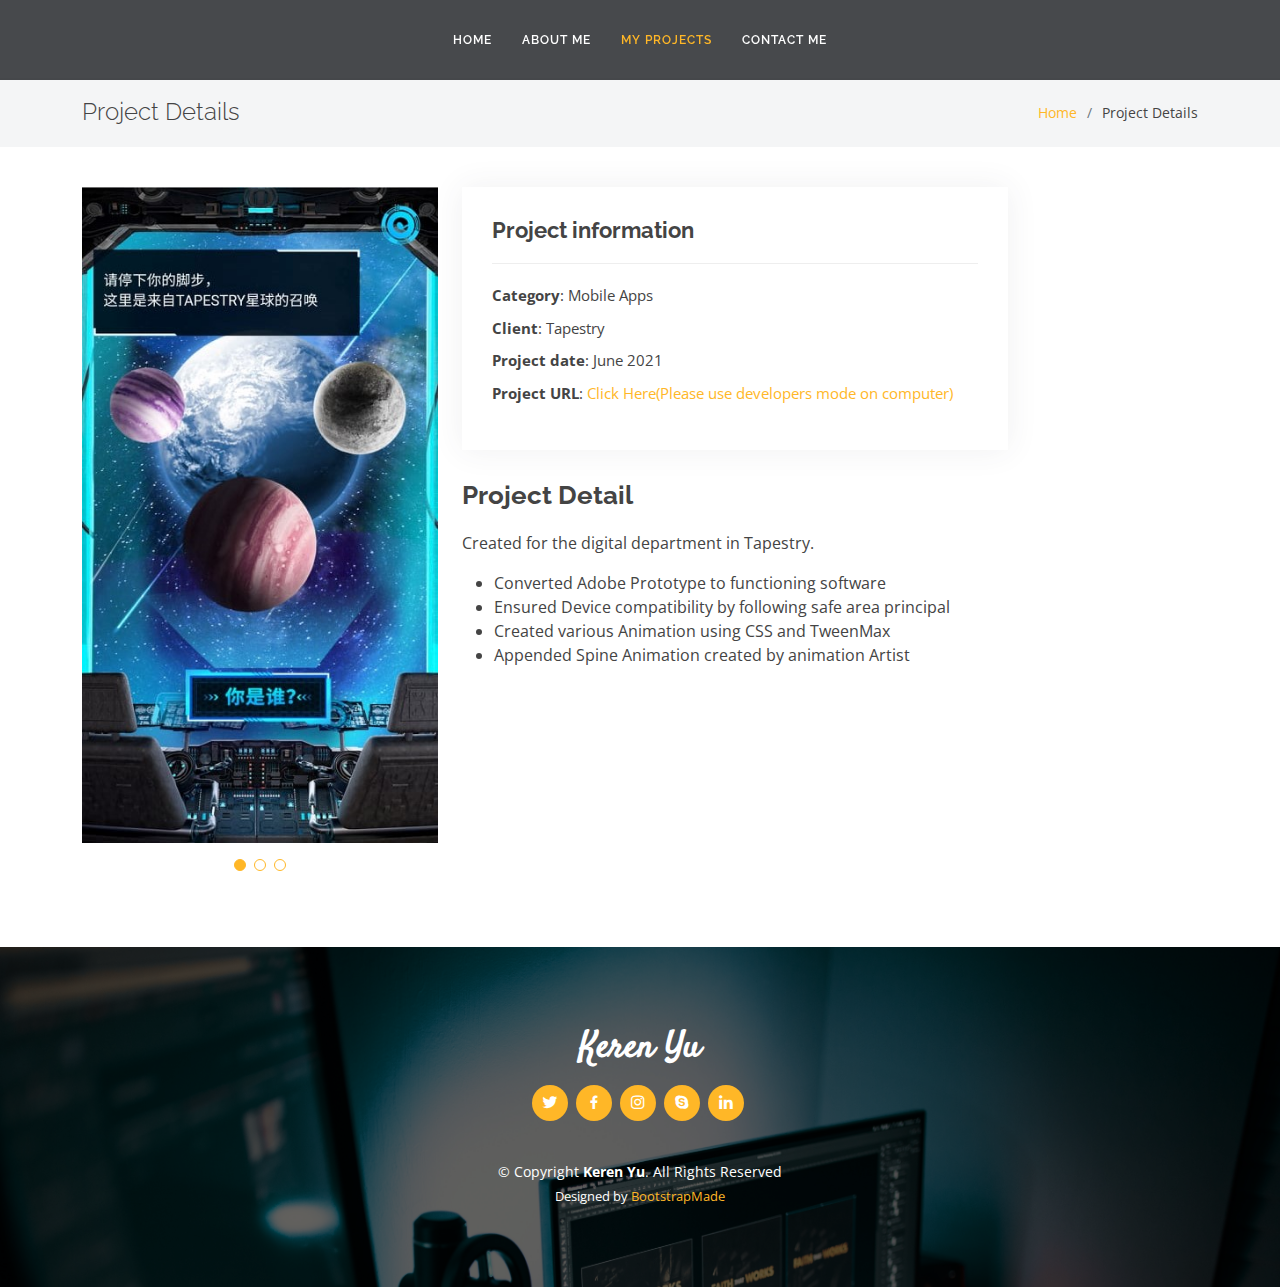
<file: project-Tapestry.html>
<!DOCTYPE html>
<html lang="en">

<head>
  <meta charset="utf-8">
  <meta content="width=device-width, initial-scale=1.0" name="viewport">

  <title>Portfolio Details - Laura Bootstrap Template</title>
  <meta content="" name="description">
  <meta content="" name="keywords">

  <!-- Favicons -->
  <link href="assets/img/favicon.png" rel="icon">
  <link href="assets/img/apple-touch-icon.png" rel="apple-touch-icon">

  <!-- Google Fonts -->
  <link href="https://fonts.googleapis.com/css?family=Open+Sans:300,300i,400,400i,600,600i,700,700i|Raleway:300,300i,400,400i,500,500i,600,600i,700,700i|Satisfy" rel="stylesheet">

  <!-- Vendor CSS Files -->
  <link href="assets/vendor/bootstrap/css/bootstrap.min.css" rel="stylesheet">
  <link href="assets/vendor/bootstrap-icons/bootstrap-icons.css" rel="stylesheet">
  <link href="assets/vendor/boxicons/css/boxicons.min.css" rel="stylesheet">
  <link href="assets/vendor/glightbox/css/glightbox.min.css" rel="stylesheet">
  <link href="assets/vendor/swiper/swiper-bundle.min.css" rel="stylesheet">

  <!-- Template Main CSS File -->
  <link href="assets/css/style.css" rel="stylesheet">

  <!-- =======================================================
  * Template Name: Laura - v4.6.0
  * Template URL: https://bootstrapmade.com/laura-free-creative-bootstrap-theme/
  * Author: BootstrapMade.com
  * License: https://bootstrapmade.com/license/
  ======================================================== -->
</head>

<body>

  <!-- ======= Header ======= -->
  <header id="header" class="fixed-top d-flex justify-content-center align-items-center ">

    <nav id="navbar" class="navbar">
      <ul>
        <li><a class="nav-link scrollto " href="./index.html">Home</a></li>
        <li><a class="nav-link scrollto" href="./index.html">About Me</a></li>
        <li><a class="nav-link scrollto active" href="./index.html">My Projects</a></li>
        <li><a class="nav-link scrollto" href="./index.html">Contact Me</a></li>
      </ul>
      <i class="bi bi-list mobile-nav-toggle"></i>
    </nav><!-- .navbar -->

  </header><!-- End Header -->

  <main id="main">

    <!-- ======= Breadcrumbs Section ======= -->
    <section class="breadcrumbs">
      <div class="container">

        <div class="d-flex justify-content-between align-items-center">
          <h2>Project Details</h2>
          <ol>
            <li><a href="./index.html">Home</a></li>
            <li>Project Details</li>
          </ol>
        </div>

      </div>
    </section><!-- Breadcrumbs Section -->
    
    

    <!-- ======= Portfolio Details Section ======= -->
    <section id="portfolio-details" class="portfolio-details">
      <div class="container">
        <div class="row gy-4">
        <div class="col-lg-4">
          <div class="portfolio-details-slider swiper">
            <div class="swiper-wrapper align-items-center">

              <div class="swiper-slide">
                <img src="assets/img/Projects/Apps/Tapestry/Tapestry.jpg" alt="">
              </div>

              <div class="swiper-slide">
                <img src="assets/img/Projects/Apps/Tapestry/Tapestry_department.jpg" alt="">
              </div>

              <div class="swiper-slide">
                <img src="assets/img/Projects/Apps/Tapestry/Tapestry_landing.jpg" alt="">
              </div>

            </div>
            <div class="swiper-pagination"></div>
          </div>
        </div>

          <div class="col-lg-6 ">
            <div class="portfolio-info">
              <h3>Project information</h3>
              <ul>
                <li><strong>Category</strong>: Mobile Apps</li>
                <li><strong>Client</strong>: Tapestry</li>
                <li><strong>Project date</strong>: June 2021</li>
                <li><strong>Project URL</strong>: <a href="http://h5base.easy-h5.cn/YKR/Tapestry/index.html" target="_blank">Click Here(Please use developers mode on computer) </a></li>
              </ul>
            </div>
            <div class="portfolio-description">
              <h2>Project Detail</h2>
              <p>
                  Created for the digital department in Tapestry. 
                  <ul>
                    <li>Converted Adobe Prototype to functioning software </li>
                    <li>Ensured Device compatibility by following safe area principal</li>
                    <li>Created various Animation using CSS and TweenMax</li>
                    <li>Appended Spine Animation created by animation Artist</li>
                  </ul>
              </p>
            </div>
          </div>

        </div>

      </div>
    </section><!-- End Portfolio Details Section -->

  </main><!-- End #main -->


  <!-- ======= Footer ======= -->
  <footer id="footer">
    <div class="container">
      <h3>Keren Yu</h3>
      <div class="social-links">
        <a href="#" class="twitter"><i class="bx bxl-twitter"></i></a>
        <a href="#" class="facebook"><i class="bx bxl-facebook"></i></a>
        <a href="#" class="instagram"><i class="bx bxl-instagram"></i></a>
        <a href="#" class="google-plus"><i class="bx bxl-skype"></i></a>
        <a href="#" class="linkedin"><i class="bx bxl-linkedin"></i></a>
      </div>
      <div class="copyright">
        &copy; Copyright <strong><span>Keren Yu</span></strong>. All Rights Reserved
      </div>
      <div class="credits">
        <!-- All the links in the footer should remain intact. -->
        <!-- You can delete the links only if you purchased the pro version. -->
        <!-- Licensing information: https://bootstrapmade.com/license/ -->
        <!-- Purchase the pro version with working PHP/AJAX contact form: https://bootstrapmade.com/laura-free-creative-bootstrap-theme/ -->
        Designed by <a href="https://bootstrapmade.com/">BootstrapMade</a>
      </div>
    </div>
  </footer><!-- End Footer -->

  <a href="#" class="back-to-top d-flex align-items-center justify-content-center"><i class="bi bi-arrow-up-short"></i></a>

  <!-- Vendor JS Files -->
  <script src="assets/vendor/bootstrap/js/bootstrap.bundle.min.js"></script>
  <script src="assets/vendor/glightbox/js/glightbox.min.js"></script>
  <script src="assets/vendor/isotope-layout/isotope.pkgd.min.js"></script>
  <script src="assets/vendor/php-email-form/validate.js"></script>
  <script src="assets/vendor/purecounter/purecounter.js"></script>
  <script src="assets/vendor/swiper/swiper-bundle.min.js"></script>
  <script src="assets/vendor/waypoints/noframework.waypoints.js"></script>

  <!-- Template Main JS File -->
  <script src="assets/js/main.js"></script>

</body>

</html>
</file>
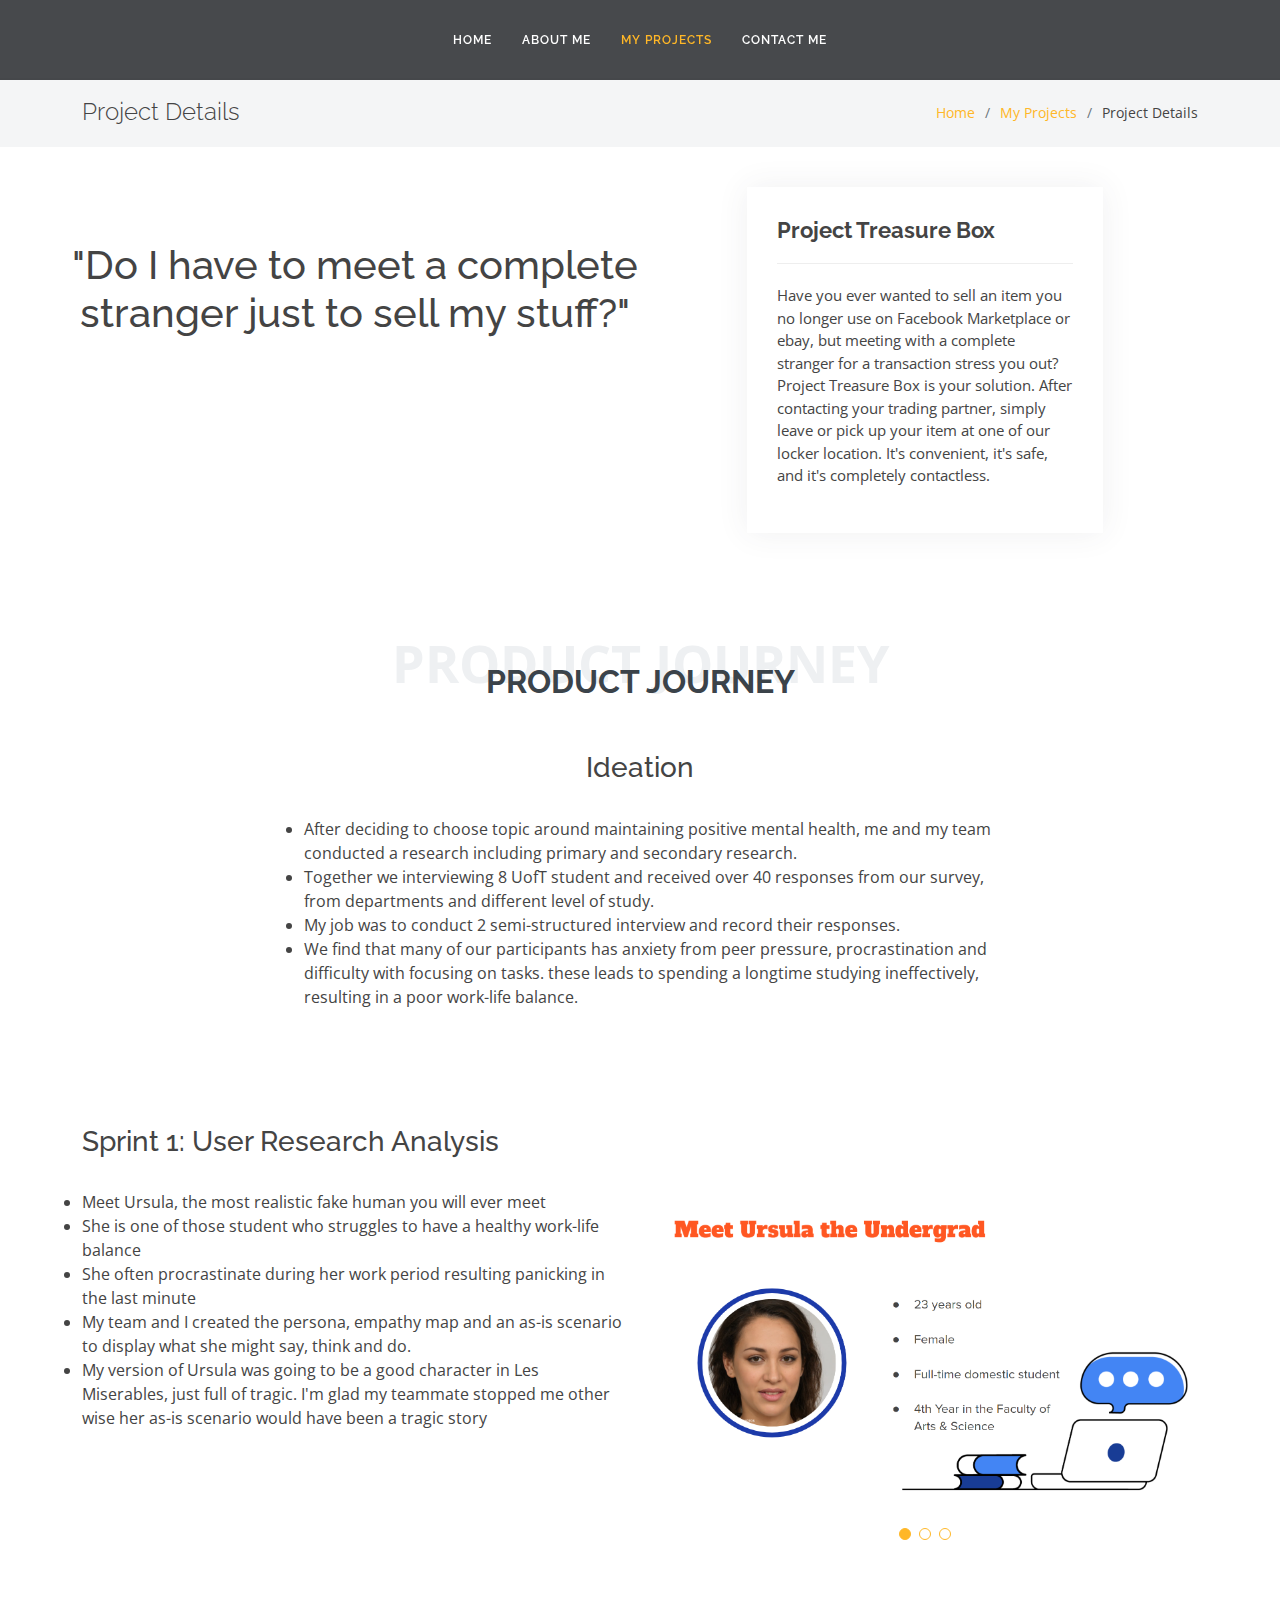
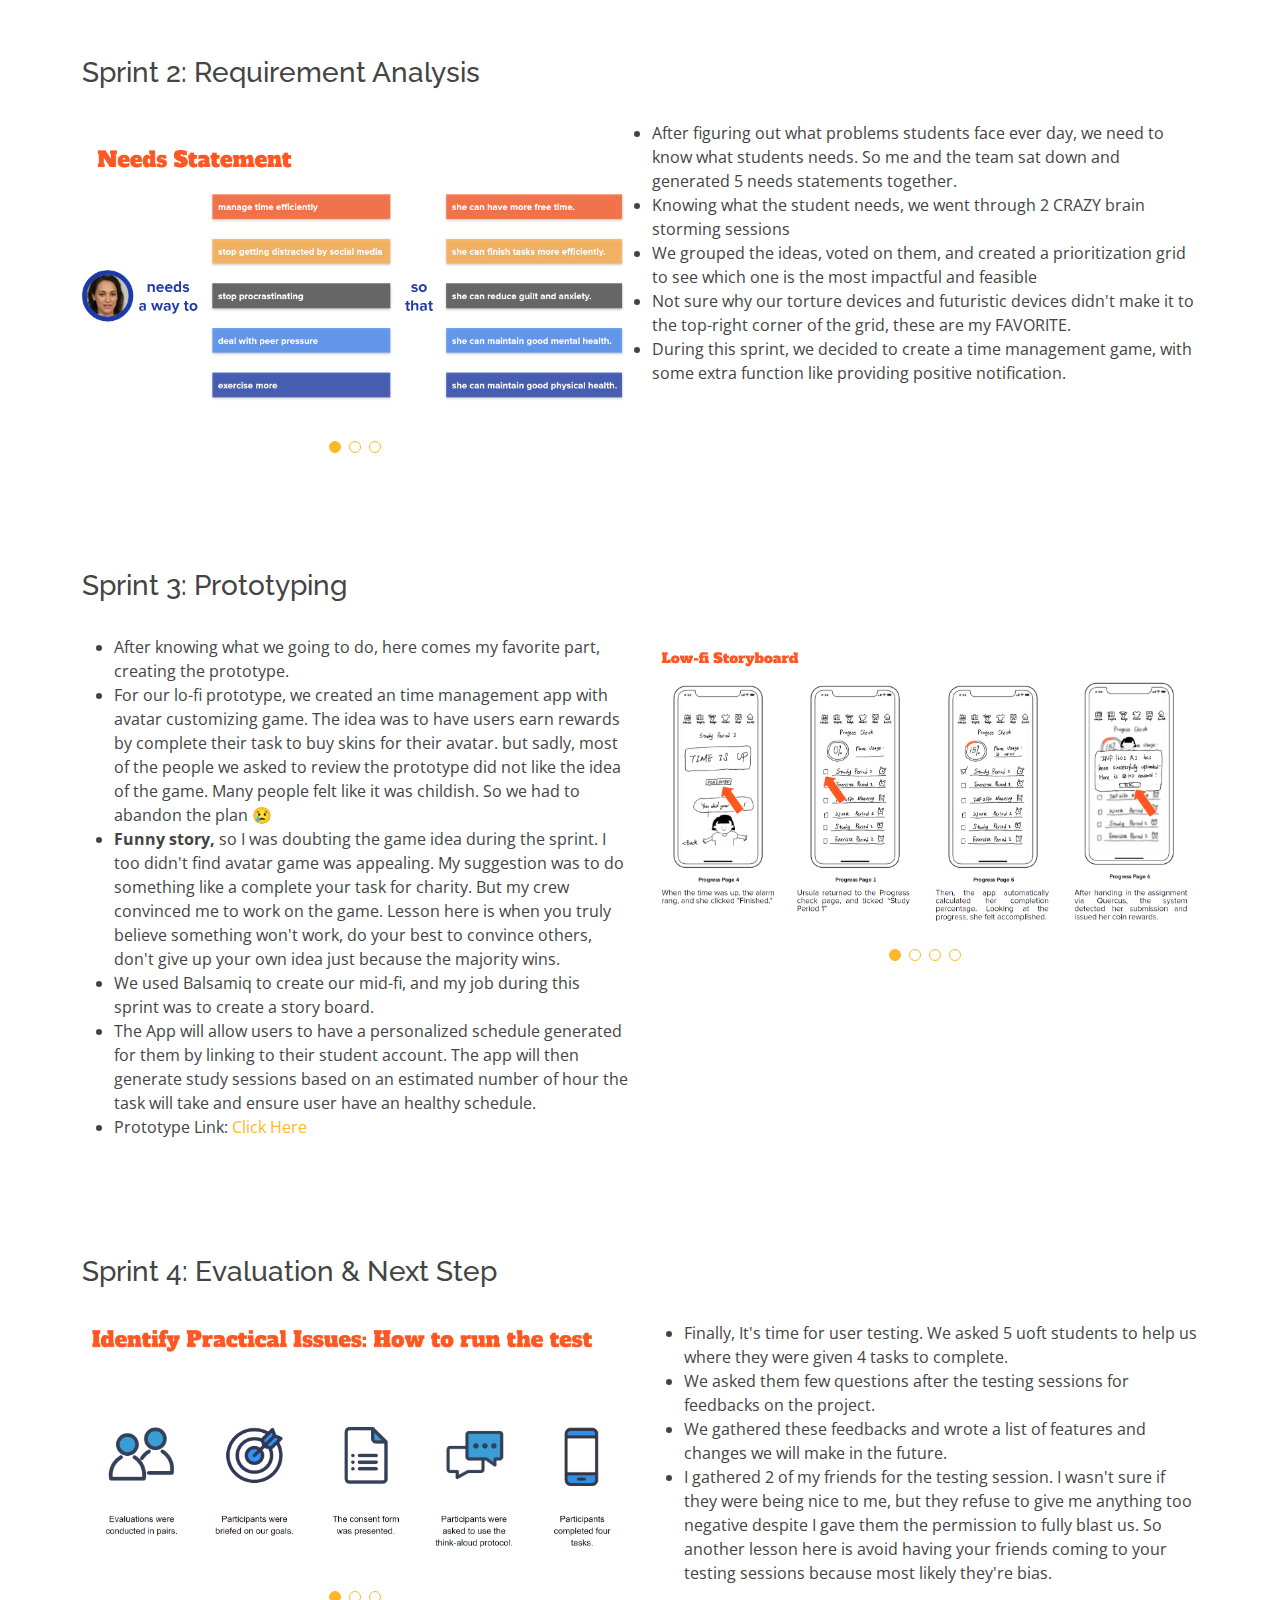
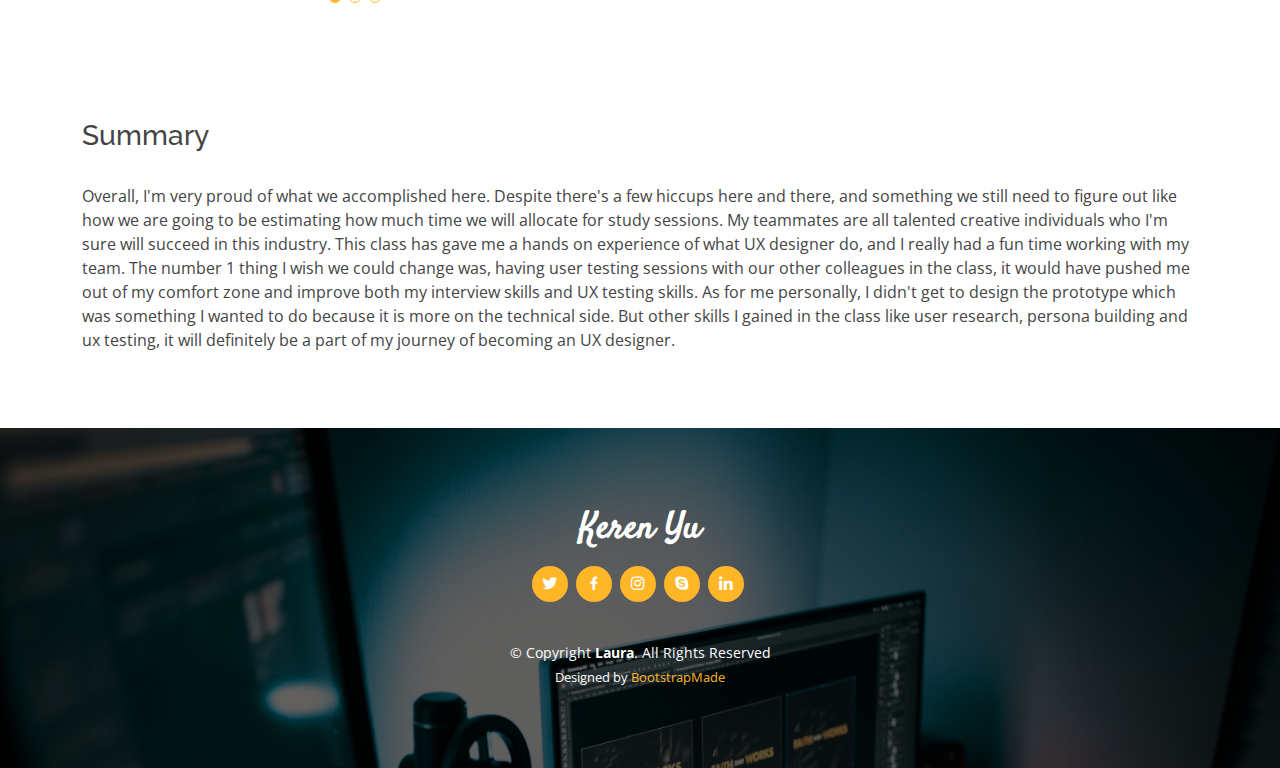
<file: project-TreasureBox.html>
<!DOCTYPE html>
<html lang="en">

<head>
  <meta charset="utf-8">
  <meta content="width=device-width, initial-scale=1.0" name="viewport">

  <title>Project Equilibrium</title>
  <meta content="" name="description">
  <meta content="" name="keywords">

  <!-- Favicons -->
  <link href="assets/img/favicon.png" rel="icon">
  <link href="assets/img/apple-touch-icon.png" rel="apple-touch-icon">

  <!-- Google Fonts -->
  <link href="https://fonts.googleapis.com/css?family=Open+Sans:300,300i,400,400i,600,600i,700,700i|Raleway:300,300i,400,400i,500,500i,600,600i,700,700i|Satisfy" rel="stylesheet">

  <!-- Vendor CSS Files -->
  <link href="assets/vendor/bootstrap/css/bootstrap.min.css" rel="stylesheet">
  <link href="assets/vendor/bootstrap-icons/bootstrap-icons.css" rel="stylesheet">
  <link href="assets/vendor/boxicons/css/boxicons.min.css" rel="stylesheet">
  <link href="assets/vendor/glightbox/css/glightbox.min.css" rel="stylesheet">
  <link href="assets/vendor/swiper/swiper-bundle.min.css" rel="stylesheet">

  <!-- Template Main CSS File -->
  <link href="assets/css/style.css" rel="stylesheet">

  <!-- =======================================================
  * Template Name: Laura - v4.6.0
  * Template URL: https://bootstrapmade.com/laura-free-creative-bootstrap-theme/
  * Author: BootstrapMade.com
  * License: https://bootstrapmade.com/license/
  ======================================================== -->
</head>

<body>

  <!-- ======= Header ======= -->
  <header id="header" class="fixed-top d-flex justify-content-center align-items-center ">

    <nav id="navbar" class="navbar">
      <ul>
        <li><a class="nav-link scrollto " href="./index.html">Home</a></li>
        <li><a class="nav-link scrollto" href="./index.html">About Me</a></li>
        <li><a class="nav-link scrollto active" href="./index.html">My Projects</a></li>
        <li><a class="nav-link scrollto" href="./index.html">Contact Me</a></li>
      </ul>
      <i class="bi bi-list mobile-nav-toggle"></i>
    </nav><!-- .navbar -->

  </header><!-- End Header -->

  <main id="main">

    <!-- ======= Breadcrumbs Section ======= -->
    <section class="breadcrumbs">
      <div class="container">

        <div class="d-flex justify-content-between align-items-center">
          <h2>Project Details</h2>
          <ol>
            <li><a href="index.html">Home</a></li>
            <li><a href="index.html">My Projects</a></li>
            <li>Project Details</li>
          </ol>
        </div>
      </div>
    </section><!-- Breadcrumbs Section -->

  <!-- ======= Portfolio Details Section ======= -->
  <section id="portfolio-details" class="portfolio-details">
    <div class="container">

      <div class="row gy-4">

        <div class="col-lg-6 col-12 section-title mt-5">
          <h1>"Do I have to meet a complete stranger just to sell my stuff?"</h1>
        </div>

        <div class="offset-lg-1 col-lg-4">
          <div class="portfolio-info">
            <h3>Project Treasure Box</h3>
            <ul>
              
              <p>Have you ever wanted to sell an item you no longer use on Facebook Marketplace or ebay, but meeting with a complete stranger for a transaction stress you out?
                Project Treasure Box is your solution. After contacting your trading partner, simply leave or pick up your item at one of our locker location. 
                It's convenient, it's safe, and it's completely contactless. 
              </p>
            </ul>
            
          </div>
          
        </div>

      </div>

    </div>
  </section><!-- End Portfolio Details Section -->

  </main><!-- End #main -->

  
  <!-- Sprint 0 -->
  <section id="portfolio-details" class="portfolio-details">
    <div class="section-title">
      <span>Product Journey</span>
      <h2>Product Journey</h2>
    </div>

    <div class="container">
      <div class="row gy-4">
       
          <h3 class=" text-center">Ideation</h3>
          
          
          <div class="offset-lg-2 col-lg-8 col-md-12 col-12">

            <ul>
              <li>After deciding to choose topic around maintaining positive mental health, me and my team conducted a research including primary and secondary research.</li>
              <li>Together we interviewing 8 UofT student and received over 40 responses from our survey, from departments and different level of study.</li>
              <li>My job was to conduct 2 semi-structured interview and record their responses.</li>
              <li>We find that many of our participants has anxiety from peer pressure, procrastination and difficulty with focusing on tasks. these leads to spending a 
                longtime studying ineffectively, resulting in a poor work-life balance.</li>
            </ul>
          </div>
        
        </div>
      </div>
  </section>
<!-- Sprint 1 -->
  <section id="portfolio-details" class="portfolio-details">
    <div class="container">

      <div class="row gy-4">
        
          <h3>Sprint 1: User Research Analysis</h3>
          <div class="col-lg-6 col-md-6 col-12">

            <li>Meet Ursula, the most realistic fake human you will ever meet</li>
            <li>She is one of those student who struggles to have a healthy work-life balance</li>
            <li>She often procrastinate during her work period resulting panicking in the last minute</li>
            <li>My team and I created the persona, empathy map and an as-is scenario to display what she might say, think and do.</li>
            <li>My version of Ursula was going to be a good character in Les Miserables, just full of tragic. I'm glad my teammate stopped me other wise her as-is scenario would have been a tragic story </li>
          </div>
          <div class="col-lg-6 col-md-6 col-12">
            
            <div class="portfolio-details-slider swiper">
              <div class="swiper-wrapper align-items-center">

                <div class="swiper-slide">
                  <img src="assets/img/Projects/UX/Project Equilibrium/Sprint1/UrsullaIntro.png" alt="">
                </div>

                <div class="swiper-slide">
                  <img src="assets/img/Projects/UX/Project Equilibrium/Sprint1/Persona.png" alt="">
                </div>

                <div class="swiper-slide">
                  <img src="assets/img/Projects/UX/Project Equilibrium/Sprint1/as-is.png" alt="">
                </div>

              </div>
              <div class="swiper-pagination"></div>
            </div>
          </div>
        </section>

<!-- Sprint 2 -->
        <section id="portfolio-details" class="portfolio-details">
          <div class="container">
      
            <div class="row gy-4">
              
                <h3>Sprint 2: Requirement Analysis</h3>
                <div class="col-lg-6 col-md-6 col-12">
                  
                  <div class="portfolio-details-slider swiper">
                    <div class="swiper-wrapper align-items-center">
      
                      <div class="swiper-slide">
                        <img src="assets/img/Projects/UX/Project Equilibrium/Sprint2/needStatement.png" alt="">
                      </div>
      
                      <div class="swiper-slide">
                        <img src="assets/img/Projects/UX/Project Equilibrium/Sprint2/bigIdeas.png" alt="">
                      </div>
      
                      <div class="swiper-slide">
                        <img src="assets/img/Projects/UX/Project Equilibrium/Sprint2/Priority Grid.png" alt="">
                      </div>
      
                    </div>
                    <div class="swiper-pagination"></div>
                  </div>
                </div>
                
                <div class="col-lg-6 col-md-6 col-12">
      
                  <li>After figuring out what problems students face ever day, we need to know what students needs. So me and the team sat down and generated 5 needs statements together.</li>
                  <li>Knowing what the student needs, we went through 2 CRAZY brain storming sessions</li>
                  <li>We grouped the ideas, voted on them, and created a prioritization grid to see which one is the most impactful and feasible</li>
                  <li>Not sure why our torture devices and futuristic devices didn't make it to the top-right corner of the grid, these are my FAVORITE.</li>
                  <li>During this sprint, we decided to create a time management game, with some extra function like providing positive notification.</li>
                </div>
              
              </div>
            </div>
          </section>
<!-- Sprint 3 -->
    <section id="portfolio-details" class="portfolio-details">
      <div class="container">
  
        <div class="row gy-4">
          
            <h3>Sprint 3: Prototyping</h3>
            <div class="col-lg-6 col-md-6 col-12">
  
              <ul>
                <li>After knowing what we going to do, here comes my favorite part, creating the prototype.</li>
                <li>For our lo-fi prototype, we created an time management app with avatar customizing game. The idea was to have users earn rewards by complete their task to buy skins for their avatar.
                   but sadly, most of the people we asked to review the prototype did not like the idea of the game. Many people felt like it was childish. So we had to abandon the plan  &#128546; </li>
                <li> <strong> Funny story,</strong> so I was doubting the game idea during the sprint. I too didn't find avatar game was appealing. My suggestion was to do something like a complete your task for charity.
                  But my crew convinced me to work on the game. Lesson here is when you truly believe something won't work, do your best to convince others, don't give up your own idea just because the majority wins. 
                </li>
                <li>We used Balsamiq to create our mid-fi, and my job during this sprint was to create a story board.</li>
                <li>The App will allow users to have a personalized schedule generated for them by linking to their student account. The app will then generate study sessions based on 
                  an estimated number of hour the task will take and ensure user have an healthy schedule. 
                </li>
                
                <li>Prototype Link: <a href="https://drive.google.com/file/d/1yJuQOWJ8hqCYiFw5RI8v08fHBqrq2Ury/view?usp=sharing">Click Here</a></li>
              </ul>
            </div>
            <div class="col-lg-6 col-md-6 col-12">
              
              <div class="portfolio-details-slider swiper">
                <div class="swiper-wrapper align-items-center">
  
                  <div class="swiper-slide">
                    <img src="assets/img/Projects/UX/Project Equilibrium/Sprint3/lofi.png" alt="">
                  </div>
  
                  <div class="swiper-slide">
                    <img src="assets/img/Projects/UX/Project Equilibrium/Sprint3/lofi2.png" alt="">
                  </div>
  
                  <div class="swiper-slide">
                    <img src="assets/img/Projects/UX/Project Equilibrium/Sprint3/midfi.png" alt="">
                  </div> 
                  
                  <div class="swiper-slide">
                    <img src="assets/img/Projects/UX/Project Equilibrium/Sprint3/midfi2.png" alt="">
                  </div>
  
                </div>
                <div class="swiper-pagination"></div>
              </div>
            </div>
        </div>
      </div>
    </section>
<!-- Sprint 4 -->
      <section id="portfolio-details" class="portfolio-details">
        <div class="container">
    
          <div class="row gy-4">
           
              <h3>Sprint 4: Evaluation & Next Step</h3>
              <div class="col-lg-6 col-md-6 col-12">
                
                <div class="portfolio-details-slider swiper">
                  <div class="swiper-wrapper align-items-center">
    
                    <div class="swiper-slide">
                      <img src="assets/img/Projects/UX/Project Equilibrium/Sprint4/procedure.png" alt="">
                    </div>
    
                    <div class="swiper-slide">
                      <img src="assets/img/Projects/UX/Project Equilibrium/Sprint4/task.png" alt="">
                    </div>
    
                    <div class="swiper-slide">
                      <img src="assets/img/Projects/UX/Project Equilibrium/Sprint4/nextStep.png" alt="">
                    </div>
    
                  </div>
                  <div class="swiper-pagination"></div>
                </div>
              </div>
              
              <div class="col-lg-6 col-md-6 col-12">
    
                <ul>
                  <li>Finally, It's time for user testing. We asked 5 uoft students to help us where they were given 4 tasks to complete.</li>
                  <li>We asked them few questions after the testing sessions for feedbacks on the project. </li>
                  <li>We gathered these feedbacks and wrote a list of features and changes we will make in the future.</li>
                  <li>I gathered 2 of my friends for the testing session. I wasn't sure if they were being nice to me, but they refuse to give me anything too negative despite I gave them the 
                    permission to fully blast us. So another lesson here is avoid having your friends coming to your testing sessions because most likely they're bias. 
                  </li>
                </ul>
              </div>
            
            </div>
          </div>
        </section>

  <!-- Summary  -->
  <section id="portfolio-details" class="portfolio-details">
    <div class="container">

      <div class="row gy-4">
        
          <h3>Summary</h3>
          <div class="col-12">
            <p>Overall, I'm very proud of what we accomplished here. Despite there's a few hiccups here and there, and something we still need to figure out like how we are going to be estimating 
              how much time we will allocate for study sessions. My teammates are all talented creative individuals who I'm sure will succeed in this industry. This class has gave me a hands on experience of what
              UX designer do, and I really had a fun time working with my team. The number 1 thing I wish we could change was, having user testing sessions with our other colleagues in the class, it would have
              pushed me out of my comfort zone and improve both my interview skills and UX testing skills. As for me personally, I didn't get to design the prototype which was something I wanted to do
              because it is more on the technical side. But other skills I gained in the class like user research, persona building and ux testing, it will definitely be a part of my journey of becoming an UX designer.</p>
          </div>
        </div>
      </div>
    </section>

  <!-- ======= Footer ======= -->
  <footer id="footer">
    <div class="container">
      <h3>Keren Yu</h3>
      <div class="social-links">
        <a href="#" class="twitter"><i class="bx bxl-twitter"></i></a>
        <a href="#" class="facebook"><i class="bx bxl-facebook"></i></a>
        <a href="#" class="instagram"><i class="bx bxl-instagram"></i></a>
        <a href="#" class="google-plus"><i class="bx bxl-skype"></i></a>
        <a href="#" class="linkedin"><i class="bx bxl-linkedin"></i></a>
      </div>
      <div class="copyright">
        &copy; Copyright <strong><span>Laura</span></strong>. All Rights Reserved
      </div>
      <div class="credits">
        <!-- All the links in the footer should remain intact. -->
        <!-- You can delete the links only if you purchased the pro version. -->
        <!-- Licensing information: https://bootstrapmade.com/license/ -->
        <!-- Purchase the pro version with working PHP/AJAX contact form: https://bootstrapmade.com/laura-free-creative-bootstrap-theme/ -->
        Designed by <a href="https://bootstrapmade.com/">BootstrapMade</a>
      </div>
    </div>
  </footer><!-- End Footer -->

  <a href="#" class="back-to-top d-flex align-items-center justify-content-center"><i class="bi bi-arrow-up-short"></i></a>

  <!-- Vendor JS Files -->
  <script src="assets/vendor/bootstrap/js/bootstrap.bundle.min.js"></script>
  <script src="assets/vendor/glightbox/js/glightbox.min.js"></script>
  <script src="assets/vendor/isotope-layout/isotope.pkgd.min.js"></script>
  <script src="assets/vendor/php-email-form/validate.js"></script>
  <script src="assets/vendor/purecounter/purecounter.js"></script>
  <script src="assets/vendor/swiper/swiper-bundle.min.js"></script>
  <script src="assets/vendor/waypoints/noframework.waypoints.js"></script>

  <!-- Template Main JS File -->
  <script src="assets/js/main.js"></script>

</body>

</html>
</file>
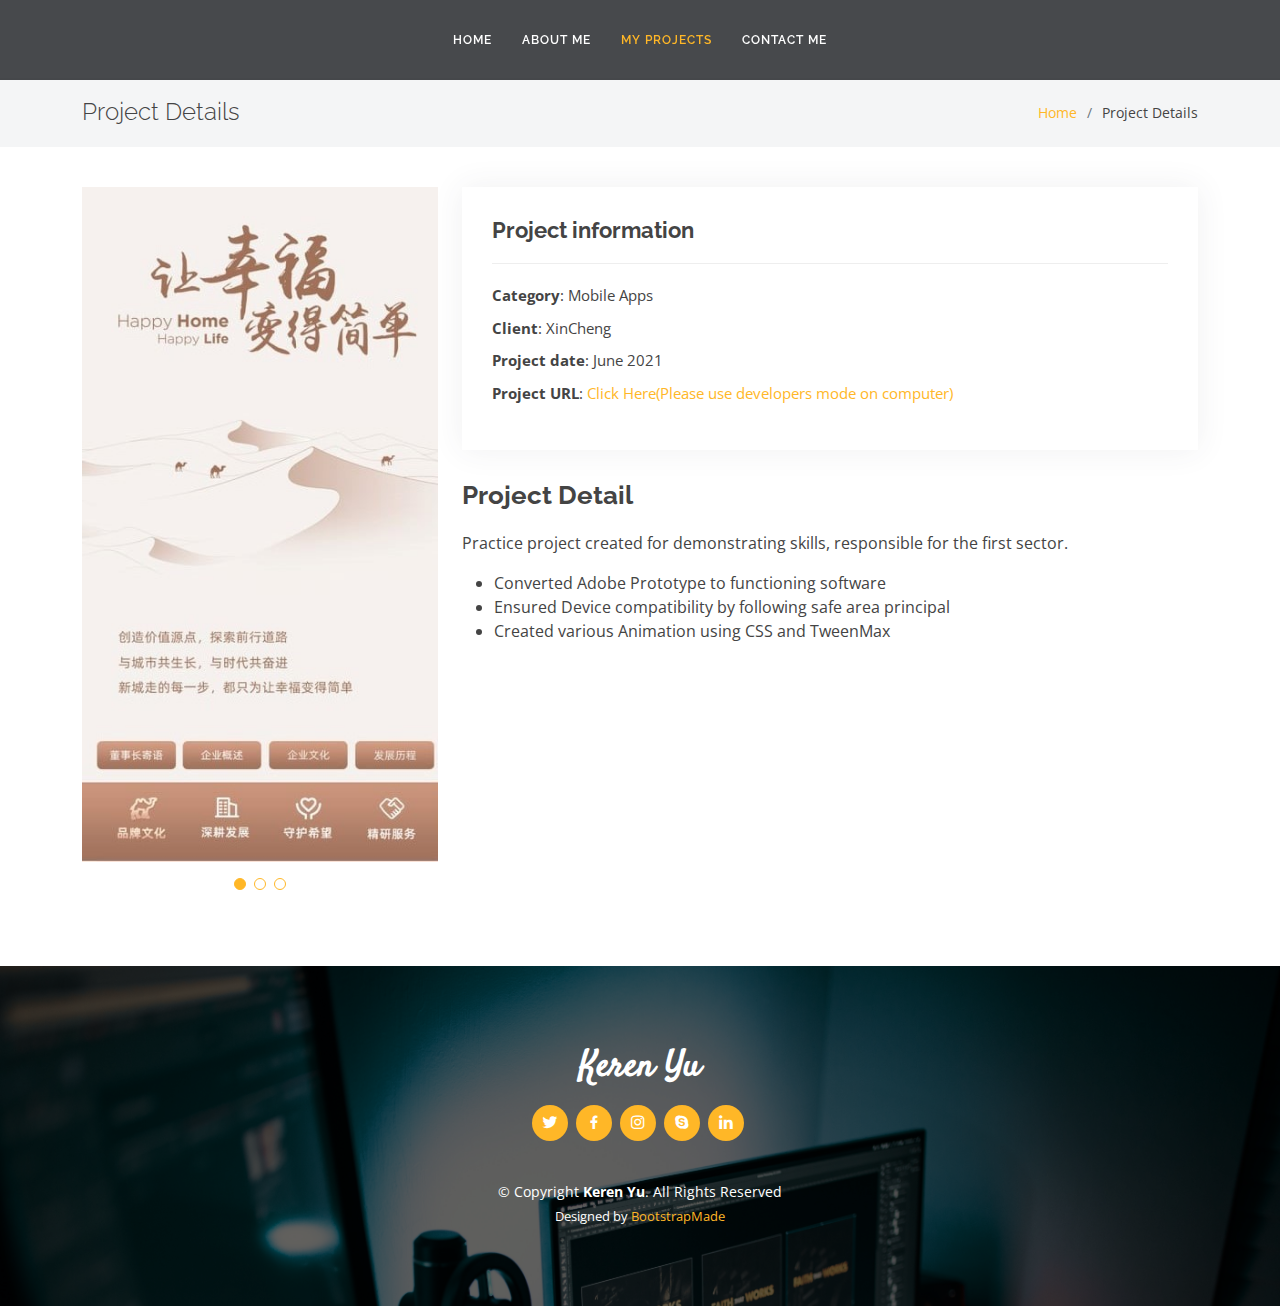
<file: project-XinCheng.html>
<!DOCTYPE html>
<html lang="en">

<head>
  <meta charset="utf-8">
  <meta content="width=device-width, initial-scale=1.0" name="viewport">

  <title>Keren Yu</title>
  <meta content="" name="description">
  <meta content="" name="keywords">

  <!-- Favicons -->
  <link href="assets/img/favicon.png" rel="icon">
  <link href="assets/img/apple-touch-icon.png" rel="apple-touch-icon">

  <!-- Google Fonts -->
  <link href="https://fonts.googleapis.com/css?family=Open+Sans:300,300i,400,400i,600,600i,700,700i|Raleway:300,300i,400,400i,500,500i,600,600i,700,700i|Satisfy" rel="stylesheet">

  <!-- Vendor CSS Files -->
  <link href="assets/vendor/bootstrap/css/bootstrap.min.css" rel="stylesheet">
  <link href="assets/vendor/bootstrap-icons/bootstrap-icons.css" rel="stylesheet">
  <link href="assets/vendor/boxicons/css/boxicons.min.css" rel="stylesheet">
  <link href="assets/vendor/glightbox/css/glightbox.min.css" rel="stylesheet">
  <link href="assets/vendor/swiper/swiper-bundle.min.css" rel="stylesheet">

  <!-- Template Main CSS File -->
  <link href="assets/css/style.css" rel="stylesheet">

  <!-- =======================================================
  * Template Name: Laura - v4.6.0
  * Template URL: https://bootstrapmade.com/laura-free-creative-bootstrap-theme/
  * Author: BootstrapMade.com
  * License: https://bootstrapmade.com/license/
  ======================================================== -->
</head>

<body>

  <!-- ======= Header ======= -->
  <header id="header" class="fixed-top d-flex justify-content-center align-items-center ">

    <nav id="navbar" class="navbar">
      <ul>
        <li><a class="nav-link scrollto " href="./index.html">Home</a></li>
        <li><a class="nav-link scrollto" href="./index.html">About Me</a></li>
        <li><a class="nav-link scrollto active" href="./index.html">My Projects</a></li>
        <li><a class="nav-link scrollto" href="./index.html">Contact Me</a></li>
      </ul>
      <i class="bi bi-list mobile-nav-toggle"></i>
    </nav><!-- .navbar -->

  </header><!-- End Header -->

  <main id="main">

    <!-- ======= Breadcrumbs Section ======= -->
    <section class="breadcrumbs">
      <div class="container">

        <div class="d-flex justify-content-between align-items-center">
          <h2>Project Details</h2>
          <ol>
            <li><a href="./index.html">Home</a></li>
            <li>Project Details</li>
          </ol>
        </div>

      </div>
    </section><!-- Breadcrumbs Section -->
    
    

    <!-- ======= Portfolio Details Section ======= -->
    <section id="portfolio-details" class="portfolio-details">
      <div class="container">
        <div class="row gy-4">
        <div class="col-lg-4">
          <div class="portfolio-details-slider swiper">
            <div class="swiper-wrapper align-items-center">

              <div class="swiper-slide">
                <img src="assets/img/Projects/Apps/XinCheng/XinCheng_Home.jpg" alt="">
              </div>

              <div class="swiper-slide">
                <img src="assets/img/Projects/Apps/XinCheng/XinCheng_p1.jpg" alt="">
              </div>

              <div class="swiper-slide">
                <img src="assets/img/Projects/Apps/XinCheng/XinCheng_p2.jpg" alt="">
              </div>

            </div>
            <div class="swiper-pagination"></div>
          </div>
        </div>

          <div class="col-lg-8">
            <div class="portfolio-info">
              <h3>Project information</h3>
              <ul>
                <li><strong>Category</strong>: Mobile Apps</li>
                <li><strong>Client</strong>: XinCheng</li>
                <li><strong>Project date</strong>: June 2021</li>
                <li><strong>Project URL</strong>: <a href="http://h5base.easy-h5.cn/YKR/XinCheng/index.html" target="_blank">Click Here(Please use developers mode on computer) </a></li>
              </ul>
            </div>
            <div class="portfolio-description">
              <h2>Project Detail</h2>
              <p>
                  Practice project created for demonstrating skills, responsible for the first sector. 
                  <ul>
                    <li>Converted Adobe Prototype to functioning software </li>
                    <li>Ensured Device compatibility by following safe area principal</li>
                    <li>Created various Animation using CSS and TweenMax</li>
                  </ul>
              </p>
            </div>
          </div>

        </div>

      </div>
    </section><!-- End Portfolio Details Section -->

  </main><!-- End #main -->


  <!-- ======= Footer ======= -->
  <footer id="footer">
    <div class="container">
      <h3>Keren Yu</h3>
      <div class="social-links">
        <a href="#" class="twitter"><i class="bx bxl-twitter"></i></a>
        <a href="#" class="facebook"><i class="bx bxl-facebook"></i></a>
        <a href="#" class="instagram"><i class="bx bxl-instagram"></i></a>
        <a href="#" class="google-plus"><i class="bx bxl-skype"></i></a>
        <a href="#" class="linkedin"><i class="bx bxl-linkedin"></i></a>
      </div>
      <div class="copyright">
        &copy; Copyright <strong><span>Keren Yu</span></strong>. All Rights Reserved
      </div>
      <div class="credits">
        <!-- All the links in the footer should remain intact. -->
        <!-- You can delete the links only if you purchased the pro version. -->
        <!-- Licensing information: https://bootstrapmade.com/license/ -->
        <!-- Purchase the pro version with working PHP/AJAX contact form: https://bootstrapmade.com/laura-free-creative-bootstrap-theme/ -->
        Designed by <a href="https://bootstrapmade.com/">BootstrapMade</a>
      </div>
    </div>
  </footer><!-- End Footer -->

  <a href="#" class="back-to-top d-flex align-items-center justify-content-center"><i class="bi bi-arrow-up-short"></i></a>

  <!-- Vendor JS Files -->
  <script src="assets/vendor/bootstrap/js/bootstrap.bundle.min.js"></script>
  <script src="assets/vendor/glightbox/js/glightbox.min.js"></script>
  <script src="assets/vendor/isotope-layout/isotope.pkgd.min.js"></script>
  <script src="assets/vendor/php-email-form/validate.js"></script>
  <script src="assets/vendor/purecounter/purecounter.js"></script>
  <script src="assets/vendor/swiper/swiper-bundle.min.js"></script>
  <script src="assets/vendor/waypoints/noframework.waypoints.js"></script>

  <!-- Template Main JS File -->
  <script src="assets/js/main.js"></script>

</body>

</html>
</file>
<file: assets/css/custom.css>
#hero{
    animation: fadeIn 2s;
}

/* #card1{
    animation: flipInX 3s;
}

#card2{
    animation: flipInX 3s 0.25s;
}

#card3{
    animation: flipInX 3s 0.5s;
} */
</file>
<file: assets/css/style.css>
/**
* Template Name: Laura - v4.6.0
* Template URL: https://bootstrapmade.com/laura-free-creative-bootstrap-theme/
* Author: BootstrapMade.com
* License: https://bootstrapmade.com/license/
*/

/*--------------------------------------------------------------
# General
--------------------------------------------------------------*/
body {
  font-family: "Open Sans", sans-serif;
  color: #444444;
}

a {
  color: #ffb727;
  text-decoration: none;
}

a:hover {
  color: #ffc85a;
  text-decoration: none;
}

h1, h2, h3, h4, h5, h6 {
  font-family: "Raleway", sans-serif;
}

/*--------------------------------------------------------------
# Back to top button
--------------------------------------------------------------*/
.back-to-top {
  position: fixed;
  visibility: hidden;
  opacity: 0;
  right: 15px;
  bottom: 15px;
  z-index: 996;
  background: #ffb727;
  width: 40px;
  height: 40px;
  border-radius: 4px;
  transition: all 0.4s;
}
.back-to-top i {
  font-size: 28px;
  color: #fff;
  line-height: 0;
}
.back-to-top:hover {
  background: #ffc550;
  color: #fff;
}
.back-to-top.active {
  visibility: visible;
  opacity: 1;
}

/*--------------------------------------------------------------
# Header
--------------------------------------------------------------*/
#header {
  z-index: 997;
  transition: all 0.5s;
  height: 80px;
  background: rgba(25, 28, 31, 0.8);
}
#header.header-transparent {
  background: transparent;
}
#header.header-scrolled {
  height: 60px;
  background: rgba(25, 28, 31, 0.8);
}

/*--------------------------------------------------------------
# Navigation Menu
--------------------------------------------------------------*/
/**
* Desktop Navigation 
*/
.navbar {
  padding: 0;
}
.navbar ul {
  margin: 0;
  padding: 0;
  display: flex;
  list-style: none;
  align-items: center;
}
.navbar li {
  position: relative;
}
.navbar a, .navbar a:focus {
  display: flex;
  align-items: center;
  justify-content: space-between;
  padding: 10px 15px;
  color: #fff;
  white-space: nowrap;
  transition: 0.3s;
  font-size: 12px;
  font-family: "Raleway", sans-serif;
  text-transform: uppercase;
  font-weight: 600;
  letter-spacing: 1px;
}
.navbar a i, .navbar a:focus i {
  font-size: 12px;
  line-height: 0;
  margin-left: 5px;
}
.navbar a:hover, .navbar .active, .navbar .active:focus, .navbar li:hover > a {
  color: #ffb727;
}
.navbar .dropdown ul {
  display: block;
  position: absolute;
  left: 14px;
  top: calc(100% + 30px);
  margin: 0;
  padding: 10px 0;
  z-index: 99;
  opacity: 0;
  visibility: hidden;
  background: #fff;
  box-shadow: 0px 0px 30px rgba(127, 137, 161, 0.25);
  transition: 0.3s;
  border-radius: 4px;
}
.navbar .dropdown ul li {
  min-width: 200px;
}
.navbar .dropdown ul a {
  padding: 10px 20px;
  font-size: 14px;
  text-transform: none;
  font-weight: 400;
  color: #3b434a;
  letter-spacing: 1px;
}
.navbar .dropdown ul a i {
  font-size: 12px;
}
.navbar .dropdown ul a:hover, .navbar .dropdown ul .active:hover, .navbar .dropdown ul li:hover > a {
  color: #ffb727;
}
.navbar .dropdown:hover > ul {
  opacity: 1;
  top: 100%;
  visibility: visible;
}
.navbar .dropdown .dropdown ul {
  top: 0;
  left: calc(100% - 30px);
  visibility: hidden;
}
.navbar .dropdown .dropdown:hover > ul {
  opacity: 1;
  top: 0;
  left: 100%;
  visibility: visible;
}
@media (max-width: 1366px) {
  .navbar .dropdown .dropdown ul {
    left: -90%;
  }
  .navbar .dropdown .dropdown:hover > ul {
    left: -100%;
  }
}

/**
* Mobile Navigation 
*/
.mobile-nav-toggle {
  color: #fff;
  font-size: 28px;
  cursor: pointer;
  display: none;
  line-height: 0;
  transition: 0.5s;
}

@media (max-width: 991px) {
  .mobile-nav-toggle {
    display: block;
  }

  .navbar ul {
    display: none;
  }
}
.navbar-mobile {
  position: fixed;
  overflow: hidden;
  top: 0;
  right: 0;
  left: 0;
  bottom: 0;
  background: rgba(36, 41, 46, 0.9);
  transition: 0.3s;
  z-index: 999;
}
.navbar-mobile .mobile-nav-toggle {
  position: absolute;
  top: 15px;
  right: 15px;
}
.navbar-mobile ul {
  display: block;
  position: absolute;
  top: 55px;
  right: 15px;
  bottom: 15px;
  left: 15px;
  padding: 10px 0;
  border-radius: 10px;
  background-color: #fff;
  overflow-y: auto;
  transition: 0.3s;
}
.navbar-mobile a, .navbar-mobile a:focus {
  padding: 10px 20px;
  font-size: 14px;
  color: #3b434a;
}
.navbar-mobile a:hover, .navbar-mobile .active, .navbar-mobile li:hover > a {
  color: #ffb727;
}
.navbar-mobile .getstarted, .navbar-mobile .getstarted:focus {
  margin: 15px;
}
.navbar-mobile .dropdown ul {
  position: static;
  display: none;
  margin: 10px 20px;
  padding: 10px 0;
  z-index: 99;
  opacity: 1;
  visibility: visible;
  background: #fff;
  box-shadow: 0px 0px 30px rgba(127, 137, 161, 0.25);
}
.navbar-mobile .dropdown ul li {
  min-width: 200px;
}
.navbar-mobile .dropdown ul a {
  padding: 10px 20px;
}
.navbar-mobile .dropdown ul a i {
  font-size: 12px;
}
.navbar-mobile .dropdown ul a:hover, .navbar-mobile .dropdown ul .active:hover, .navbar-mobile .dropdown ul li:hover > a {
  color: #ffb727;
}
.navbar-mobile .dropdown > .dropdown-active {
  display: block;
}

/*--------------------------------------------------------------
# Hero Section
--------------------------------------------------------------*/
#hero {
  width: 100%;
  height: 100vh;
  background: url("../img/hero-bg.jpg") top right;
  background-size: cover;
  position: relative;
}
#hero:before {
  content: "";
  background: rgba(0, 0, 0, 0.65);
  position: absolute;
  bottom: 0;
  top: 0;
  left: 0;
  right: 0;
}
#hero .hero-container {
  position: absolute;
  bottom: 0;
  top: 0;
  left: 0;
  right: 0;
  display: flex;
  justify-content: center;
  align-items: center;
  flex-direction: column;
  padding: 0 15px;
}
#hero h1 {
  margin: 0 0 10px 0;
  font-size: 64px;
  font-family: "Satisfy", serif;
  color: #fff;
}
#hero h2 {
  color: #eee;
  margin-bottom: 50px;
  font-size: 13px;
  font-weight: 500;
  letter-spacing: 1px;
  text-transform: uppercase;
}
#hero .btn-scroll {
  transition: 0.4s;
  color: rgba(255, 255, 255, 0.6);
  animation: up-down 1s ease-in-out infinite alternate-reverse both;
}
#hero .btn-scroll i {
  font-size: 48px;
}
#hero .btn-scroll:hover {
  color: #ffb727;
}
@media (min-width: 1024px) {
  #hero {
    background-attachment: fixed;
  }
}
@media (max-width: 575px) {
  #hero h1 {
    font-size: 40px;
  }
  #hero h2 {
    text-align: center;
    margin-bottom: 30px;
  }
}

@-webkit-keyframes up-down {
  0% {
    transform: translateY(5px);
  }
  100% {
    transform: translateY(-5px);
  }
}

@keyframes up-down {
  0% {
    transform: translateY(5px);
  }
  100% {
    transform: translateY(-5px);
  }
}
/*--------------------------------------------------------------
# Sections General
--------------------------------------------------------------*/
section {
  padding: 60px 0;
}

.section-bg {
  background-color: white;
}

.section-title {
  text-align: center;
  padding: 30px 0;
  position: relative;
}
.section-title h2 {
  font-size: 32px;
  font-weight: 700;
  text-transform: uppercase;
  margin-bottom: 20px;
  padding-bottom: 0;
  color: #3b434a;
  position: relative;
  z-index: 2;
}
.section-title span {
  position: absolute;
  top: 30px;
  color: #eef0f2;
  left: 0;
  right: 0;
  z-index: 1;
  font-weight: 700;
  font-size: 52px;
  text-transform: uppercase;
  line-height: 0;
}
.section-title p {
  margin-bottom: 0;
  position: relative;
  z-index: 2;
}
@media (max-width: 575px) {
  .section-title h2 {
    font-size: 28px;
    margin-bottom: 15px;
  }
  .section-title span {
    font-size: 38px;
  }
}

/*--------------------------------------------------------------
# Breadcrumbs
--------------------------------------------------------------*/
.breadcrumbs {
  padding: 20px 0;
  background-color: #f4f5f6;
  min-height: 40px;
  margin-top: 78px;
}
@media (max-width: 992px) {
  .breadcrumbs {
    margin-top: 60px;
  }
}
.breadcrumbs h2 {
  font-size: 24px;
  font-weight: 300;
  margin: 0;
}
@media (max-width: 992px) {
  .breadcrumbs h2 {
    margin: 0 0 10px 0;
  }
}
.breadcrumbs ol {
  display: flex;
  flex-wrap: wrap;
  list-style: none;
  padding: 0;
  margin: 0;
  font-size: 14px;
}
.breadcrumbs ol li + li {
  padding-left: 10px;
}
.breadcrumbs ol li + li::before {
  display: inline-block;
  padding-right: 10px;
  color: #6c757d;
  content: "/";
}
@media (max-width: 768px) {
  .breadcrumbs .d-flex {
    display: block !important;
  }
  .breadcrumbs ol {
    display: block;
  }
  .breadcrumbs ol li {
    display: inline-block;
  }
}

/*--------------------------------------------------------------
# About Me
--------------------------------------------------------------*/
.about .content h3 {
  font-weight: 700;
  font-size: 26px;
  color: #3b434a;
  text-transform: uppercase;
}
.about .content ul {
  list-style: none;
  padding: 0;
}
.about .content ul li {
  margin-bottom: 20px;
  display: flex;
  align-items: center;
}
.about .content ul strong {
  margin-right: 10px;
}
.about .content ul i {
  font-size: 16px;
  margin-right: 5px;
  color: #ffb727;
  line-height: 0;
}
.about .content p:last-child {
  margin-bottom: 0;
}
.about .content .count-box {
  width: 100%;
}
.about .content .count-box i {
  display: block;
  font-size: 36px;
  color: #ffb727;
  float: left;
  line-height: 0;
}
.about .content .count-box span {
  font-size: 36px;
  line-height: 30px;
  display: block;
  font-weight: 700;
  color: #3b434a;
  margin-left: 50px;
}
.about .content .count-box p {
  padding: 15px 0 0 0;
  margin: 0 0 0 50px;
  font-family: "Raleway", sans-serif;
  font-size: 14px;
  color: #5d6a75;
}
.about .content .count-box a {
  font-weight: 600;
  display: block;
  margin-top: 20px;
  color: #5d6a75;
  font-size: 15px;
  font-family: "Satisfy", serif;
  transition: ease-in-out 0.3s;
}
.about .content .count-box a:hover {
  color: #82909c;
}
.about .image {
  background: url("../img/me.jpg") center center no-repeat;
  background-size: cover;
  min-height: 500px;
}
.about .skills-content {
  margin-top: 30px;
}
.about .skills-content .progress {
  height: 60px;
  display: block;
  background: none;
  border-radius: 0;
}
.about .skills-content .progress .skill {
  padding: 10px 0;
  margin: 0 0 6px 0;
  text-transform: uppercase;
  display: block;
  font-weight: 700;
  font-family: "Raleway", sans-serif;
  color: #3b434a;
}
.about .skills-content .progress .skill .val {
  float: right;
  font-style: normal;
}
.about .skills-content .progress-bar-wrap {
  background: #e6e8eb;
}
.about .skills-content .progress-bar {
  width: 1px;
  height: 10px;
  transition: 0.9s;
  background-color: #ffb727;
}

/*--------------------------------------------------------------
# My Resume
--------------------------------------------------------------*/
.resume .resume-title {
  font-size: 26px;
  font-weight: 700;
  margin-top: 20px;
  margin-bottom: 20px;
  color: #3b434a;
}
.resume .resume-item {
  padding: 0 0 20px 20px;
  margin-top: -2px;
  border-left: 2px solid #82909c;
  position: relative;
}
.resume .resume-item h4 {
  line-height: 18px;
  font-size: 16px;
  font-weight: 700;
  text-transform: uppercase;
  color: #ffb727;
  margin-bottom: 10px;
}
.resume .resume-item h5 {
  font-size: 16px;
  background: #eef0f2;
  padding: 5px 15px;
  display: inline-block;
  font-weight: 600;
  margin-bottom: 10px;
}
.resume .resume-item ul {
  padding-left: 20px;
}
.resume .resume-item ul li {
  padding-bottom: 10px;
}
.resume .resume-item:last-child {
  padding-bottom: 0;
}
.resume .resume-item::before {
  content: "";
  position: absolute;
  width: 16px;
  height: 16px;
  border-radius: 50px;
  left: -9px;
  top: 0;
  background: #fff;
  border: 2px solid #82909c;
}

/*--------------------------------------------------------------
# My Services
--------------------------------------------------------------*/
.services .icon-box {
  padding: 30px;
  position: relative;
  overflow: hidden;
  background: #fff;
  box-shadow: 0 10px 29px 0 rgba(68, 88, 144, 0.1);
  transition: all 0.3s ease-in-out;
  text-align: center;
  border: 1px solid #fff;
}
.services .icon {
  margin: 0 auto 20px auto;
  padding-top: 17px;
  display: inline-block;
  text-align: center;
  border-radius: 50%;
  width: 72px;
  height: 72px;
  background: #fff4df;
}
.services .icon i {
  font-size: 36px;
  line-height: 1;
  color: #ffb727;
}
.services .title {
  font-weight: 700;
  margin-bottom: 15px;
  font-size: 18px;
}
.services .title a {
  color: #111;
  transition: 0.3s;
}
.services .description {
  font-size: 15px;
  line-height: 28px;
  margin-bottom: 0;
}
.services .icon-box:hover {
  border-color: #ffb727;
}
.services .icon-box:hover .title a {
  color: #ffb727;
}

/*--------------------------------------------------------------
# Testimonials
--------------------------------------------------------------*/
.testimonials {
  padding: 80px 0;
  background: url("../img/testimonials-bg.jpg") no-repeat;
  background-position: center center;
  background-size: cover;
  position: relative;
}
.testimonials::before {
  content: "";
  position: absolute;
  left: 0;
  right: 0;
  top: 0;
  bottom: 0;
  background: rgba(14, 16, 17, 0.7);
}
.testimonials .section-header {
  margin-bottom: 40px;
}
.testimonials .testimonials-carousel, .testimonials .testimonials-slider {
  overflow: hidden;
}
.testimonials .testimonial-item {
  text-align: center;
  color: #fff;
}
.testimonials .testimonial-item .testimonial-img {
  width: 100px;
  border-radius: 50%;
  border: 6px solid rgba(255, 255, 255, 0.15);
  margin: 0 auto;
}
.testimonials .testimonial-item h3 {
  font-size: 20px;
  font-weight: bold;
  margin: 10px 0 5px 0;
  color: #fff;
}
.testimonials .testimonial-item h4 {
  font-size: 14px;
  color: #ddd;
  margin: 0 0 15px 0;
}
.testimonials .testimonial-item .quote-icon-left, .testimonials .testimonial-item .quote-icon-right {
  color: rgba(255, 255, 255, 0.4);
  font-size: 26px;
}
.testimonials .testimonial-item .quote-icon-left {
  display: inline-block;
  left: -5px;
  position: relative;
}
.testimonials .testimonial-item .quote-icon-right {
  display: inline-block;
  right: -5px;
  position: relative;
  top: 10px;
}
.testimonials .testimonial-item p {
  font-style: italic;
  margin: 0 auto 15px auto;
  color: #eee;
}
.testimonials .swiper-pagination {
  margin-top: 20px;
  position: relative;
}
.testimonials .swiper-pagination .swiper-pagination-bullet {
  width: 12px;
  height: 12px;
  opacity: 1;
  background-color: rgba(255, 255, 255, 0.4);
}
.testimonials .swiper-pagination .swiper-pagination-bullet-active {
  background-color: #ffb727;
}
@media (min-width: 992px) {
  .testimonials .testimonial-item p {
    width: 80%;
  }
}

/*--------------------------------------------------------------
# My Portfolio
--------------------------------------------------------------*/
.portfolio #portfolio-flters {
  list-style: none;
  margin-bottom: 20px;
}
.portfolio #portfolio-flters li {
  cursor: pointer;
  display: inline-block;
  margin: 0 10px 10px 10px;
  font-size: 15px;
  font-weight: 600;
  line-height: 1;
  padding: 7px 10px;
  text-transform: uppercase;
  color: #444444;
  transition: all 0.3s ease-in-out;
  border: 2px solid #fff;
}
.portfolio #portfolio-flters li:hover, .portfolio #portfolio-flters li.filter-active {
  color: #f3a200;
  border-color: #ffb727;
}
.portfolio .portfolio-item {
  margin-bottom: 30px;
}
.portfolio .portfolio-item .portfolio-img {
  overflow: hidden;
}
.portfolio .portfolio-item .portfolio-img img {
  transition: all 0.8s ease-in-out;
}
.portfolio .portfolio-item .portfolio-info {
  opacity: 0;
  position: absolute;
  left: 15px;
  bottom: 0;
  z-index: 3;
  right: 15px;
  transition: all ease-in-out 0.3s;
  background: rgba(0, 0, 0, 0.5);
  padding: 10px 15px;
}
.portfolio .portfolio-item .portfolio-info h4 {
  font-size: 18px;
  color: #fff;
  font-weight: 600;
  color: #fff;
  margin-bottom: 0px;
}
.portfolio .portfolio-item .portfolio-info p {
  color: rgba(255, 255, 255, 0.8);
  font-size: 14px;
  margin-bottom: 0;
}
.portfolio .portfolio-item .portfolio-info .preview-link, .portfolio .portfolio-item .portfolio-info .details-link {
  position: absolute;
  right: 40px;
  font-size: 24px;
  top: calc(50% - 18px);
  color: #fff;
  transition: 0.3s;
}
.portfolio .portfolio-item .portfolio-info .preview-link:hover, .portfolio .portfolio-item .portfolio-info .details-link:hover {
  color: #ffc041;
}
.portfolio .portfolio-item .portfolio-info .details-link {
  right: 10px;
}
.portfolio .portfolio-item:hover .portfolio-img img {
  transform: scale(1.2);
}
.portfolio .portfolio-item:hover .portfolio-info {
  opacity: 1;
}

/*--------------------------------------------------------------
# Portfolio Details
--------------------------------------------------------------*/
.portfolio-details {
  padding-top: 40px;
}
.portfolio-details .portfolio-details-slider img {
  width: 100%;
}
.portfolio-details .portfolio-details-slider .swiper-pagination {
  margin-top: 20px;
  position: relative;
}
.portfolio-details .portfolio-details-slider .swiper-pagination .swiper-pagination-bullet {
  width: 12px;
  height: 12px;
  background-color: #fff;
  opacity: 1;
  border: 1px solid #ffb727;
}
.portfolio-details .portfolio-details-slider .swiper-pagination .swiper-pagination-bullet-active {
  background-color: #ffb727;
}
.portfolio-details .portfolio-info {
  padding: 30px;
  box-shadow: 0px 0 30px rgba(59, 67, 74, 0.08);
}
.portfolio-details .portfolio-info h3 {
  font-size: 22px;
  font-weight: 700;
  margin-bottom: 20px;
  padding-bottom: 20px;
  border-bottom: 1px solid #eee;
}
.portfolio-details .portfolio-info ul {
  list-style: none;
  padding: 0;
  font-size: 15px;
}
.portfolio-details .portfolio-info ul li + li {
  margin-top: 10px;
}
.portfolio-details .portfolio-description {
  padding-top: 30px;
}
.portfolio-details .portfolio-description h2 {
  font-size: 26px;
  font-weight: 700;
  margin-bottom: 20px;
}
.portfolio-details .portfolio-description p {
  padding: 0;
}

/*--------------------------------------------------------------
# Pricing
--------------------------------------------------------------*/
.pricing .box {
  padding: 20px;
  background: #fff;
  text-align: center;
  box-shadow: 0px 0px 4px rgba(0, 0, 0, 0.12);
  border-radius: 5px;
  position: relative;
  overflow: hidden;
}
.pricing h3 {
  font-weight: 400;
  margin: -20px -20px 20px -20px;
  padding: 20px 15px;
  font-size: 16px;
  font-weight: 600;
  color: #777777;
  background: #f8f8f8;
}
.pricing h4 {
  font-size: 36px;
  color: #ffb727;
  font-weight: 600;
  font-family: "Open Sans", sans-serif;
  margin-bottom: 20px;
}
.pricing h4 sup {
  font-size: 20px;
  top: -12px;
  left: -3px;
}
.pricing h4 span {
  color: #bababa;
  font-size: 16px;
  font-weight: 300;
}
.pricing ul {
  padding: 0;
  list-style: none;
  color: #444444;
  text-align: center;
  line-height: 20px;
  font-size: 14px;
}
.pricing ul li {
  padding-bottom: 16px;
}
.pricing ul i {
  color: #ffb727;
  font-size: 18px;
  padding-right: 4px;
}
.pricing ul .na {
  color: #ccc;
  text-decoration: line-through;
}
.pricing .btn-wrap {
  margin: 20px -20px -20px -20px;
  padding: 20px 15px;
  background: #f8f8f8;
  text-align: center;
}
.pricing .btn-buy {
  background: #ffb727;
  display: inline-block;
  padding: 8px 35px;
  border-radius: 4px;
  color: #fff;
  transition: none;
  font-size: 14px;
  font-weight: 400;
  font-family: "Raleway", sans-serif;
  font-weight: 600;
  transition: 0.3s;
}
.pricing .btn-buy:hover {
  background: #ffc85a;
}
.pricing .featured h3 {
  color: #fff;
  background: #ffb727;
}
.pricing .advanced {
  width: 200px;
  position: absolute;
  top: 18px;
  right: -68px;
  transform: rotate(45deg);
  z-index: 1;
  font-size: 14px;
  padding: 1px 0 3px 0;
  background: #ffb727;
  color: #fff;
}

/*--------------------------------------------------------------
# Contact Me
--------------------------------------------------------------*/
.contact .info-box {
  color: #444444;
  text-align: center;
  box-shadow: 0 0 30px rgba(214, 215, 216, 0.6);
  padding: 20px 0 30px 0;
}
.contact .info-box i.bx {
  font-size: 24px;
  color: #ffb727;
  border-radius: 50%;
  padding: 15px;
  background: #fff6e4;
}
.contact .info-box h3 {
  font-size: 20px;
  color: #777777;
  font-weight: 700;
  margin: 10px 0;
}
.contact .info-box p {
  padding: 0;
  line-height: 24px;
  font-size: 14px;
  margin-bottom: 0;
}
.contact .social-links {
  margin-top: 15px;
  display: flex;
  justify-content: center;
}
.contact .social-links a {
  font-size: 18px;
  display: inline-block;
  color: #687683;
  line-height: 1;
  margin: 0 8px;
  transition: 0.3s;
  padding: 14px;
  border-radius: 50px;
  border: 1px solid #dde1e4;
}
.contact .social-links a:hover {
  color: #fff;
  border-color: #ffb727;
  background: #ffb727;
}
.contact .php-email-form {
  box-shadow: 0 0 30px rgba(214, 215, 216, 0.6);
  padding: 27px;
}
.contact .php-email-form .validate {
  display: none;
  color: red;
  margin: 0 0 15px 0;
  font-weight: 400;
  font-size: 13px;
}
.contact .php-email-form .error-message {
  display: none;
  color: #fff;
  background: #ed3c0d;
  text-align: left;
  padding: 15px;
  font-weight: 600;
}
.contact .php-email-form .error-message br + br {
  margin-top: 25px;
}
.contact .php-email-form .sent-message {
  display: none;
  color: #fff;
  background: #18d26e;
  text-align: center;
  padding: 15px;
  font-weight: 600;
}
.contact .php-email-form .loading {
  display: none;
  background: #fff;
  text-align: center;
  padding: 15px;
}
.contact .php-email-form .loading:before {
  content: "";
  display: inline-block;
  border-radius: 50%;
  width: 24px;
  height: 24px;
  margin: 0 10px -6px 0;
  border: 3px solid #18d26e;
  border-top-color: #eee;
  -webkit-animation: animate-loading 1s linear infinite;
  animation: animate-loading 1s linear infinite;
}
.contact .php-email-form input, .contact .php-email-form textarea {
  border-radius: 0;
  box-shadow: none;
  font-size: 14px;
}
.contact .php-email-form input::focus, .contact .php-email-form textarea::focus {
  background-color: #ffb727;
}
.contact .php-email-form input {
  padding: 10px 15px;
}
.contact .php-email-form textarea {
  padding: 12px 15px;
}
.contact .php-email-form button[type=submit] {
  background: #ffb727;
  border: 0;
  padding: 10px 24px;
  color: #fff;
  transition: 0.4s;
  border-radius: 5px;
}
.contact .php-email-form button[type=submit]:hover {
  background: #ffc85a;
}
@-webkit-keyframes animate-loading {
  0% {
    transform: rotate(0deg);
  }
  100% {
    transform: rotate(360deg);
  }
}
@keyframes animate-loading {
  0% {
    transform: rotate(0deg);
  }
  100% {
    transform: rotate(360deg);
  }
}

/*--------------------------------------------------------------
# Footer
--------------------------------------------------------------*/
#footer {
  background: url("../img/footer-bg.jpg") top center no-repeat;
  background-size: cover;
  color: #fff;
  font-size: 14px;
  text-align: center;
  padding: 80px 0;
  position: relative;
}
#footer::before {
  content: "";
  position: absolute;
  left: 0;
  right: 0;
  top: 0;
  bottom: 0;
  background: rgba(0, 0, 0, 0.6);
}
#footer .container {
  position: relative;
}
#footer h3 {
  font-size: 36px;
  font-weight: 700;
  color: #fff;
  position: relative;
  font-family: "Satisfy", serif;
  padding: 0;
  margin: 0 0 15px 0;
}
#footer p {
  font-size: 15;
  font-style: italic;
  padding: 0;
  margin: 0 0 40px 0;
}
#footer .social-links {
  margin: 0 0 40px 0;
}
#footer .social-links a {
  font-size: 18px;
  display: inline-block;
  background: #ffb727;
  color: #fff;
  line-height: 1;
  padding: 8px 0;
  margin-right: 4px;
  border-radius: 50%;
  text-align: center;
  width: 36px;
  height: 36px;
  transition: 0.3s;
}
#footer .social-links a:hover {
  background: #f3a200;
  color: #fff;
  text-decoration: none;
}
#footer .copyright {
  margin: 0 0 5px 0;
}
#footer .credits {
  font-size: 13px;
}
</file>
